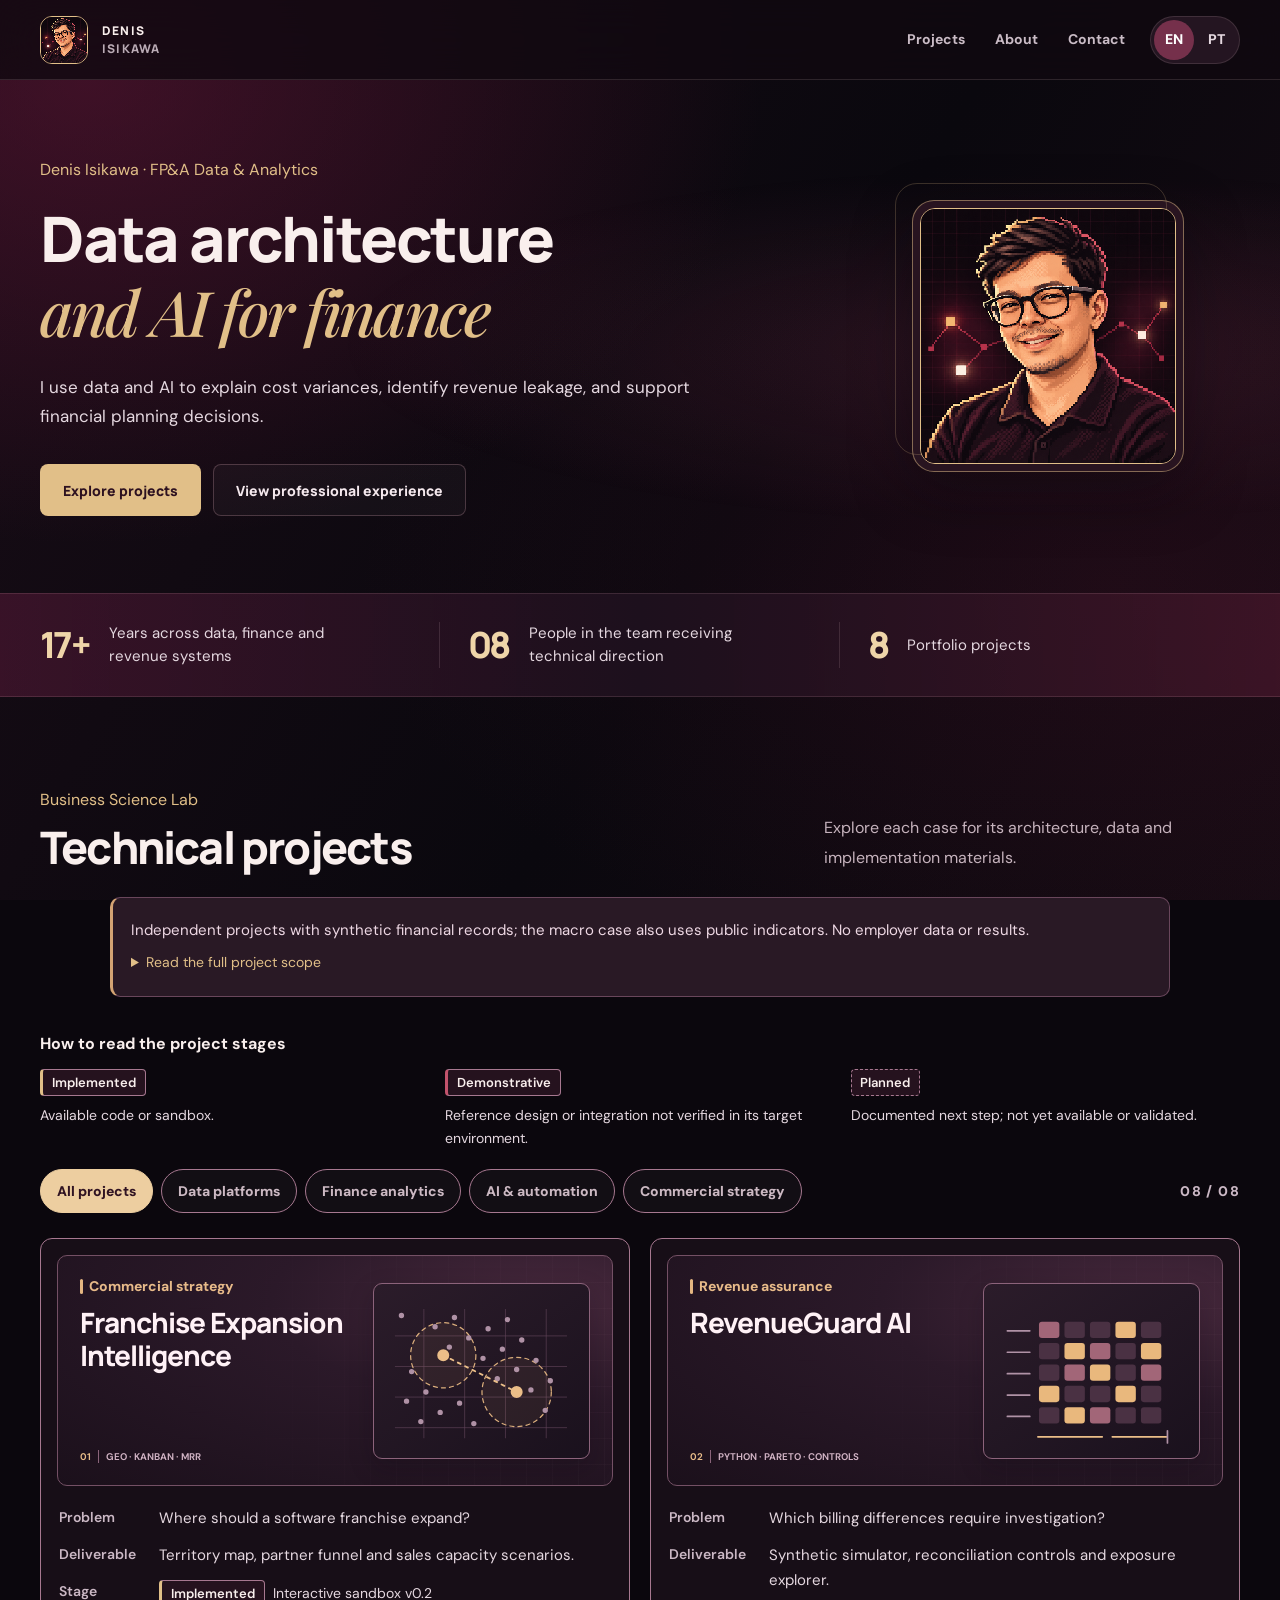
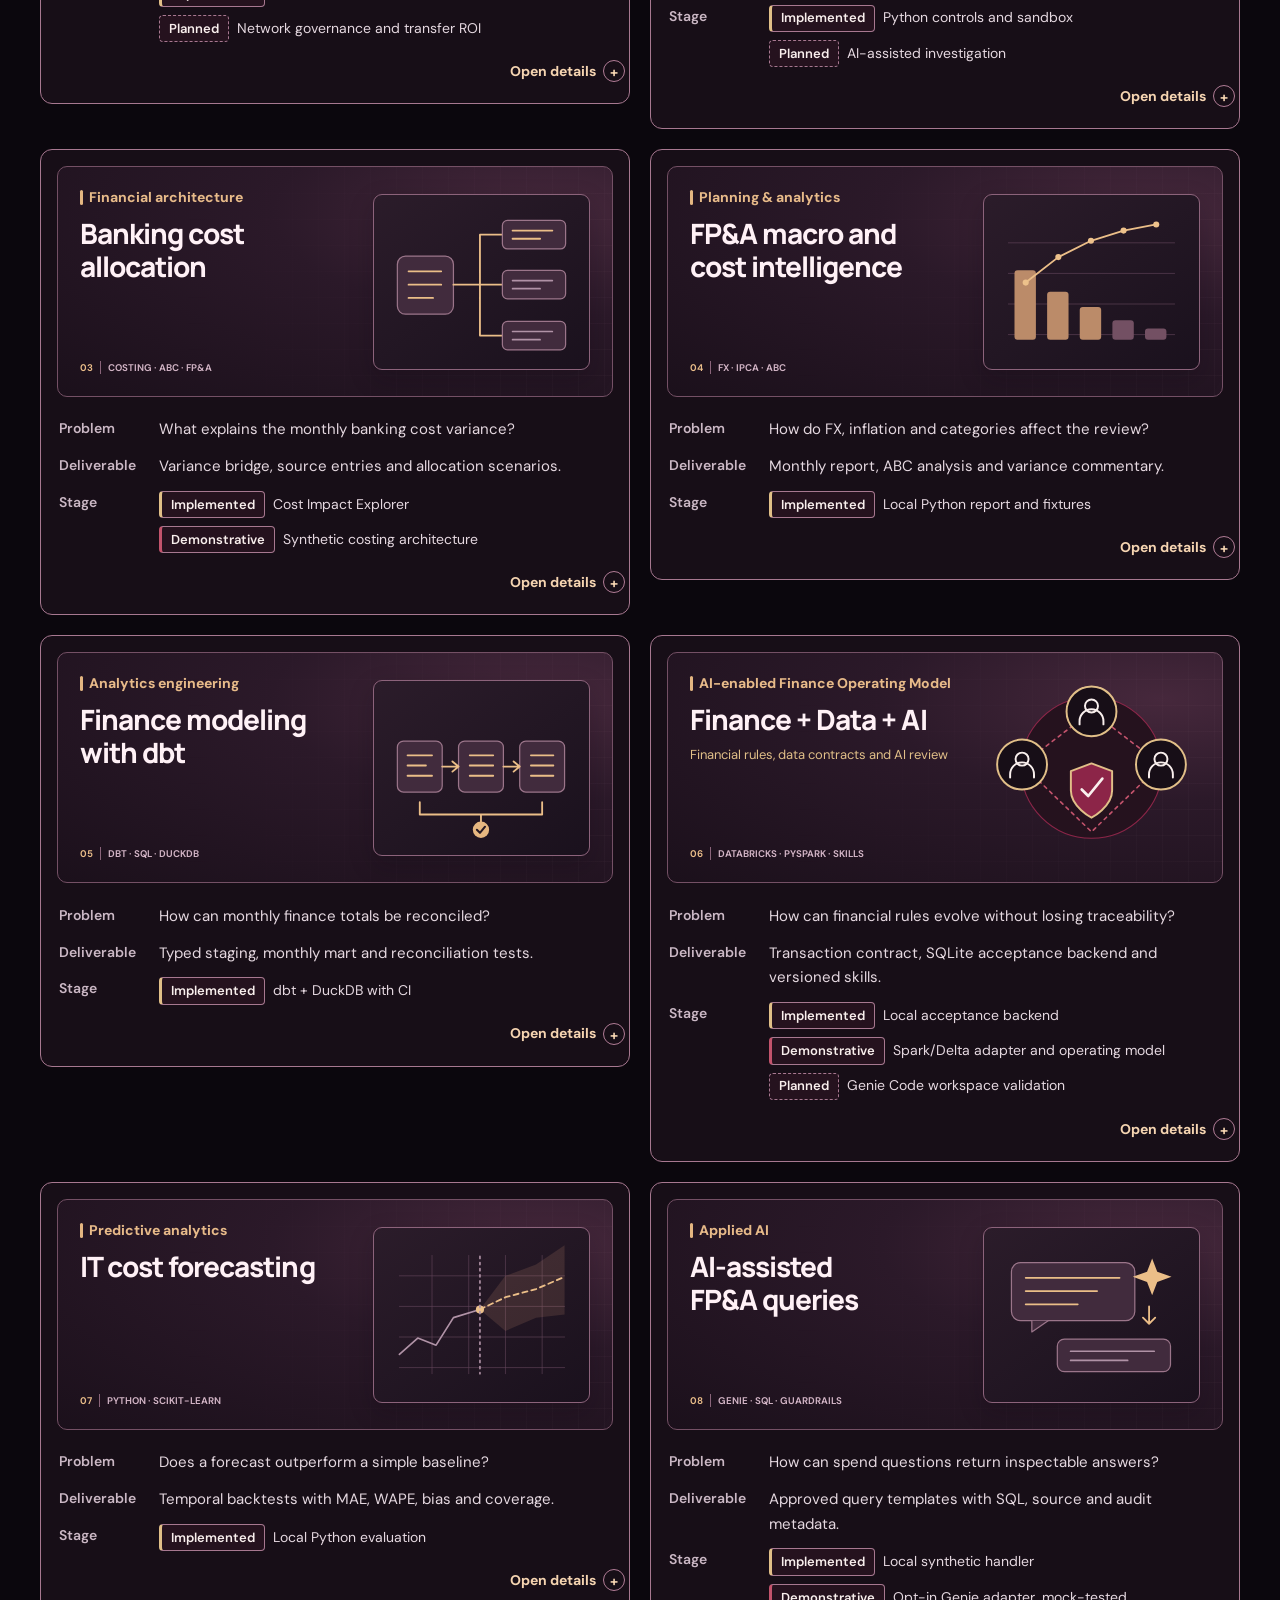
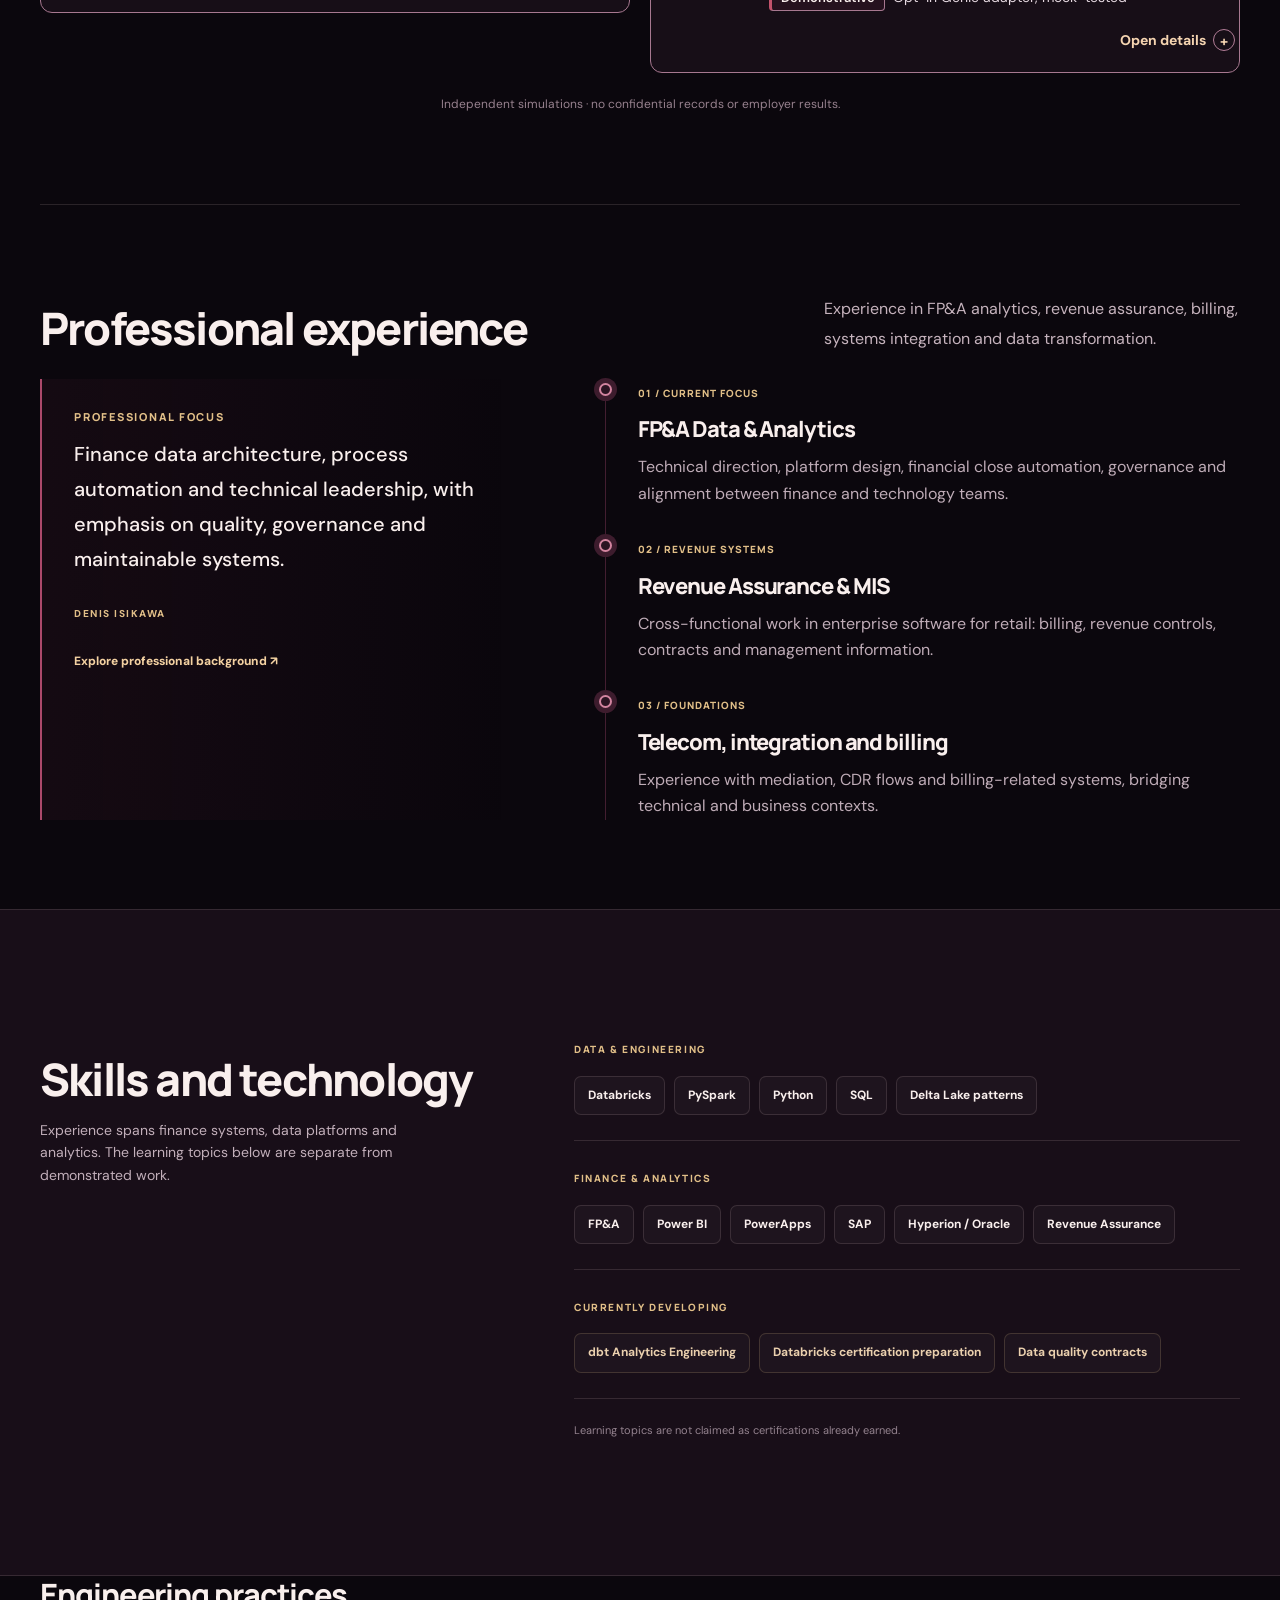
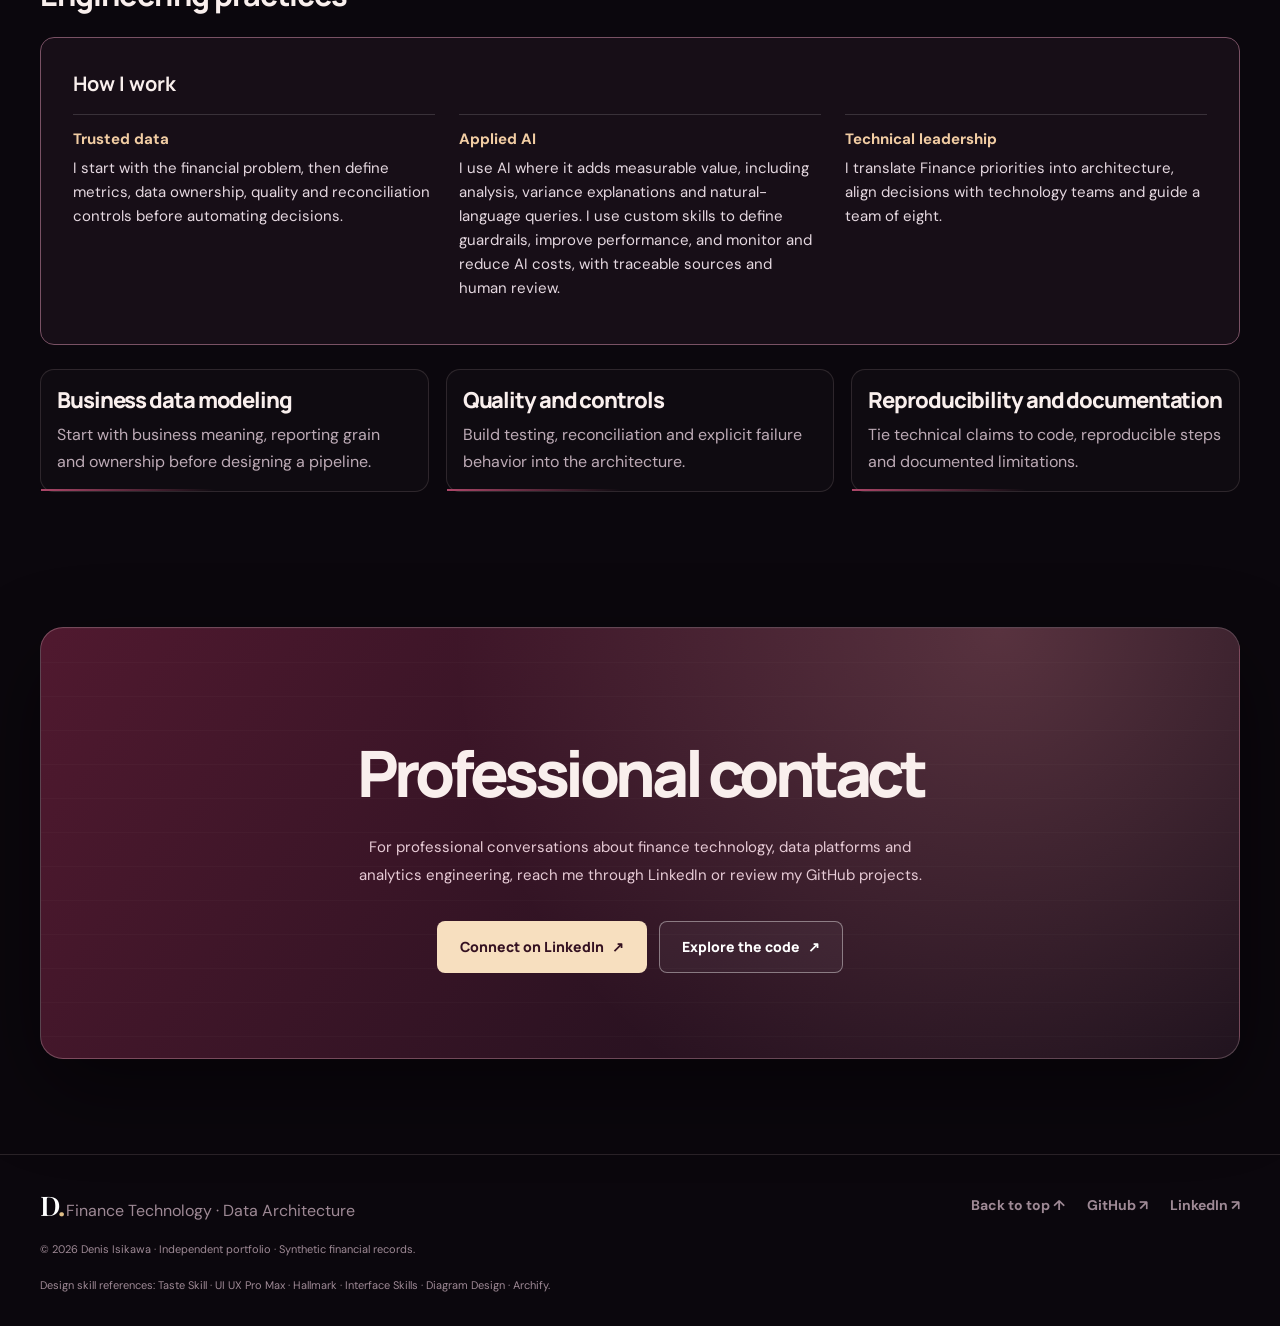
<file: docs/index.html>
<!doctype html>
<html lang="en">
<head>
<meta charset="utf-8">
<meta name="viewport" content="width=device-width,initial-scale=1">
<meta name="theme-color" content="#120810">
<meta name="description" content="I use data and AI to explain cost variances, identify revenue leakage, and support financial planning decisions.">
<meta property="og:type" content="website">
<meta property="og:title" content="Denis Isikawa | Business Science with Data &amp; AI">
<meta property="og:description" content="I use data and AI to explain cost variances, identify revenue leakage, and support financial planning decisions.">
<title>Denis Isikawa | Business Science with Data &amp; AI</title>
<link rel="canonical" href="https://denisisikawa.github.io/business-science-lab/">
<link rel="icon" href="favicon.svg" type="image/svg+xml">
<link rel="icon" href="favicon-32.png" type="image/png" sizes="32x32">
<link rel="apple-touch-icon" href="apple-touch-icon.png" sizes="180x180">
<link rel="preconnect" href="https://fonts.googleapis.com">
<link rel="preconnect" href="https://fonts.gstatic.com" crossorigin>
<link href="https://fonts.googleapis.com/css2?family=DM+Sans:wght@400;500;600;700&family=Manrope:wght@400;600;700;800&family=Playfair+Display:ital,wght@0,500;0,600;1,500&display=swap" rel="stylesheet">
<style>
:root{--bg:#0b070d;--surface:#170e17;--surface2:#25121e;--red:#8c2548;--red2:#c3536c;--gold:#e1bf88;--cream:#f9efed;--muted:#baabb5;--dim:#93828e;--line:rgba(255,221,224,.13);--sans:'DM Sans',Arial,sans-serif;--display:'Manrope',Arial,sans-serif;--serif:'Playfair Display',Georgia,serif}
*,*:before,*:after{box-sizing:border-box}html{scroll-behavior:smooth;scroll-padding-top:95px}body{margin:0;min-width:320px;background:var(--bg);color:var(--cream);font-family:var(--sans);-webkit-font-smoothing:antialiased;overflow-x:hidden;line-height:1.6}
body:before{content:'';position:fixed;z-index:-2;inset:0;pointer-events:none;background:radial-gradient(ellipse at 7% 9%,rgba(112,23,60,.45),transparent 40%),radial-gradient(ellipse at 87% 65%,rgba(85,18,45,.22),transparent 48%),linear-gradient(120deg,#180c16 0%,#0a080e 57%,#160b13 100%)}
a{color:inherit;text-decoration:none}button{font:inherit;cursor:pointer}a:focus-visible,button:focus-visible{outline:2px solid var(--gold);outline-offset:4px}button:disabled{opacity:.5}[hidden]{display:none!important}.wrap{width:min(1220px,calc(100% - 80px));margin:auto}.skip{position:fixed;left:12px;top:-80px;z-index:500;background:var(--gold);color:#201019;padding:10px 17px;border-radius:8px}.skip:focus{top:10px}
#progress{height:2px;width:0;position:fixed;top:0;left:0;background:linear-gradient(90deg,var(--red2),var(--gold));z-index:201;pointer-events:none}
.header{position:sticky;top:0;z-index:150;background:rgba(17,9,17,.81);border-bottom:1px solid var(--line);backdrop-filter:blur(20px)}.header-inner{display:flex;align-items:center;gap:25px;min-height:79px}.logo{display:flex;gap:14px;align-items:center}.monogram{font:600 38px/1 var(--serif);letter-spacing:-.1em}.monogram b{color:var(--gold)}.logo small{font:800 10px/1.4 var(--display);letter-spacing:.18em}.logo small span{color:var(--muted);display:block}.nav{margin-left:auto;display:flex;gap:30px}.nav a{font-size:12px;font-weight:700;color:#cabcc6;transition:color .2s}.nav a:hover,.footer a:hover{color:var(--gold)}.lang{display:flex;gap:2px;padding:3px;border:1px solid var(--line);border-radius:30px;background:#241521}.lang button{background:transparent;border:0;color:#a78f9d;padding:5px 9px;border-radius:30px;font-size:10px;font-weight:800}.lang button[aria-pressed=true]{background:#75304b;color:white}.menu{display:none;border:1px solid var(--line);background:transparent;color:var(--cream);border-radius:10px;padding:7px 11px;font-size:22px}.mobile-nav{display:none;background:#1c101a;border-top:1px solid var(--line);padding:13px 25px 20px}.mobile-nav a{display:block;padding:11px 5px;border-bottom:1px solid var(--line);font-size:14px}
.eyebrow,.section-index{font:800 10px/1.5 var(--display);letter-spacing:.22em;color:var(--gold);display:flex;align-items:center;gap:12px}.eyebrow:before{content:'';display:block;width:7px;height:7px;border-radius:50%;background:var(--gold);box-shadow:0 0 0 5px #e1bf8818;animation:pulse 3s infinite}.hero{position:relative;display:grid;grid-template-columns:1.08fr .92fr;align-items:center;gap:65px;min-height:740px;padding:92px 0 125px}.hero .hello{color:#e0cad3;margin:27px 0 11px;font-size:17px}.hero h1{font:800 clamp(48px,5.2vw,78px)/1.13 var(--display);letter-spacing:-.07em;margin:0;max-width:780px}.hero h1 em,.contact h2 em{font-family:var(--serif);font-weight:500;letter-spacing:-.05em;color:#f2d6a7}.hero-lead{max-width:615px;font-size:17px;color:#cabdc7;line-height:1.84;margin:29px 0}.buttons{display:flex;gap:12px;flex-wrap:wrap}.btn{display:inline-flex;align-items:center;justify-content:space-between;gap:25px;min-height:52px;padding:13px 22px;border-radius:10px;border:1px solid transparent;font:800 12px var(--display);transition:transform .2s,background .2s,border-color .2s}.btn:hover{transform:translateY(-3px)}.btn-gold{background:linear-gradient(115deg,#dfb67e,#ffe1af);color:#2d1120;box-shadow:0 14px 35px #a8674e2a}.btn-outline{border-color:#b88b9952;background:#ffffff08;color:#f4e8ed}.btn-outline:hover{border-color:var(--gold);background:#ffffff13}.footnote{margin-top:40px;font-size:10px;letter-spacing:.13em;color:#af93a3;text-transform:uppercase;font-weight:700}.footnote:before{content:'';display:inline-block;width:30px;height:1px;background:var(--red2);vertical-align:middle;margin-right:15px}
.metrics{background:linear-gradient(90deg,#4b1732aa,#1d101d,#4a182daa);border-block:1px solid #e6aebe26}.metric-grid{display:grid;grid-template-columns:repeat(3,1fr);padding:28px 0}.metric{display:flex;align-items:center;gap:20px;border-right:1px solid var(--line);padding:0 28px}.metric:first-child{padding-left:0}.metric:last-child{border:0}.metric strong{font:800 44px/1 var(--display);letter-spacing:-.07em;color:#efd5a9}.metric small{color:#ccb8c1;max-width:220px;line-height:1.55;font-size:12px}
.section{padding:125px 0}.sect-head{display:grid;grid-template-columns:1.2fr .7fr;gap:70px;align-items:end;margin-bottom:44px}.section-index b{color:var(--red2)}.sect-head h2,.section-title{font:800 clamp(35px,4vw,59px)/1.15 var(--display);letter-spacing:-.065em;margin:18px 0 0}.sect-head>p{color:#c6b3bd;font-size:15px;line-height:1.85;margin:0;max-width:450px}
.filters{display:flex;flex-wrap:wrap;gap:8px;margin-bottom:25px;align-items:center}.filter{border:1px solid var(--line);color:#ccb9c3;background:#ffffff08;border-radius:30px;padding:9px 15px;font-size:11px;font-weight:800;transition:.2s}.filter:hover{border-color:#cc8eab}.filter[aria-pressed=true]{background:#edcea0;border-color:#edcea0;color:#301322}.count{margin-left:auto;font-size:11px;color:#8e7b87;letter-spacing:.1em;font-weight:800}
.projects{display:grid;grid-template-columns:repeat(2,minmax(0,1fr));gap:22px}.project{min-width:0;display:flex;flex-direction:column;background:linear-gradient(150deg,#231522,#140d16);border:1px solid var(--line);border-radius:18px;overflow:hidden;transition:transform .25s,border-color .25s,box-shadow .25s}.project:hover{transform:translateY(-6px);border-color:#d68ba66f;box-shadow:0 24px 65px #0006}.art{height:230px;position:relative;overflow:hidden;background:radial-gradient(circle at 75% 12%,#69304a,transparent 50%),linear-gradient(125deg,#301625,#160d1a)}.art:before{content:'';position:absolute;inset:0;opacity:.35;background-image:linear-gradient(#ffffff12 1px,transparent 1px),linear-gradient(90deg,#ffffff12 1px,transparent 1px);background-size:35px 35px;mask-image:linear-gradient(90deg,#000,transparent 90%)}.art small{position:absolute;left:20px;bottom:19px;border:1px solid #ffffff30;padding:7px 10px;border-radius:6px;font:800 9px var(--display);letter-spacing:.11em;background:#1b1117bd;color:#f9cedb}.art-dbt .big{position:absolute;left:11%;top:16px;font:800 128px var(--display);color:#ffffff1b;letter-spacing:-.12em}.art-dbt .big span{color:#f1bd9877}.mini-flow{position:absolute;right:10%;top:48%;display:flex;align-items:center;gap:7px}.mini-flow span{padding:10px;background:#2e1725c9;color:#f5cbd8;border:1px solid #ecbbce77;border-radius:7px;font:800 9px var(--display)}.mini-flow i{display:block;width:18px;height:1px;background:#efbcce}.art-lake{background:radial-gradient(circle at 75% 0,#7a3e49,transparent 55%),linear-gradient(135deg,#321720,#16111a)}.layers{position:absolute;width:47%;top:24px;left:29%;display:grid;gap:8px;transform:rotate(-10deg) skewX(8deg)}.layers span{text-align:center;padding:13px;font-size:11px;font-weight:800;letter-spacing:.21em;border-radius:8px;border:1px solid #f4bdc950;background:linear-gradient(110deg,#79374f,#51263e);box-shadow:9px 9px 0 #0002}.layers span:nth-child(2){background:linear-gradient(110deg,#8a6674,#644454)}.layers span:nth-child(3){background:linear-gradient(110deg,#bd925d,#7f4e44)}.art-forecast{background:radial-gradient(circle at 82% 0,#683961,transparent 52%),linear-gradient(120deg,#261729,#160e1b)}.bars{position:absolute;inset:30px 15% 49px;display:flex;align-items:flex-end;gap:13px;border-bottom:1px solid #f6d7dc50}.bars span{flex:1;background:linear-gradient(#edb4c8,#823753);border-radius:5px 5px 0 0;animation:grow .8s both;transform-origin:bottom}.bars span:nth-child(2){animation-delay:.1s}.bars span:nth-child(3){animation-delay:.18s}.bars span:nth-child(4){animation-delay:.27s}.bars span:nth-child(5){animation-delay:.35s}.bars span:nth-child(6){animation-delay:.42s}.art-ai{background:radial-gradient(circle at 80% 15%,#77513b,transparent 53%),linear-gradient(130deg,#351c2b,#160f1b)}.bubble{position:absolute;border-radius:16px;padding:17px;display:grid;gap:10px;box-shadow:0 18px 38px #0005;border:1px solid #ffffff30}.bubble i{display:block;height:7px;border-radius:7px;background:#ffe2dd80}.bubble.one{top:34px;left:14%;width:50%;background:#6a344c}.bubble.two{top:116px;right:13%;width:44%;background:#523443}.bubble i:nth-child(2){width:65%}.bubble i:nth-child(3){width:85%}.ai-star{position:absolute;top:92px;left:49%;font-size:31px;color:#f7cf9b;animation:pulse 3s infinite}
.project-content{padding:28px;display:flex;flex-direction:column;flex:1}.project-meta{display:flex;justify-content:space-between;gap:9px;flex-wrap:wrap;font:800 10px var(--display);letter-spacing:.1em;color:var(--gold)}.project-meta span:last-child{color:#a78c9a}.project h3{font:800 25px/1.3 var(--display);letter-spacing:-.045em;margin:17px 0 11px}.project p{margin:0 0 21px;color:#c4afbb;font-size:13px;line-height:1.83}.chips{display:flex;gap:7px;flex-wrap:wrap;margin:0 0 23px}.chips span{border:1px solid var(--line);border-radius:6px;background:#ffffff07;padding:5px 9px;color:#c3b1bc;font-size:10px;font-weight:700}.project-link{border-top:1px solid var(--line);padding-top:17px;display:flex;align-items:center;justify-content:space-between;margin-top:auto;color:#f0d1a7;font-size:12px;font-weight:800}.project-link b{font-size:21px;font-weight:400}.project-link:hover{color:white}.disclaimer{color:#97818e;font-size:12px;text-align:center;margin:22px 0 0}
.philosophy{background:linear-gradient(180deg,#170d16,#120b13);border-block:1px solid var(--line)}.principles{display:grid;grid-template-columns:repeat(3,1fr);gap:17px}.principle{padding:29px 26px;min-height:240px;border:1px solid var(--line);background:#ffffff05;border-radius:14px;position:relative}.principle:after{content:'';position:absolute;height:2px;width:45%;left:0;bottom:0;background:linear-gradient(90deg,#ad4769,transparent)}.principle .n{font:800 12px var(--display);color:var(--gold)}.principle h3{font:800 22px/1.3 var(--display);letter-spacing:-.05em;margin:29px 0 12px}.principle p{color:#bdabb6;font-size:13px;line-height:1.8;margin:0}.process{margin-top:24px;padding:34px;display:grid;grid-template-columns:.85fr 1.15fr;gap:30px;align-items:center;background:linear-gradient(90deg,#321622,#1f121a);border-radius:15px;border:1px solid #f2ced62b}.process h3{font:800 21px/1.4 var(--display);letter-spacing:-.04em;margin:12px 0 0}.process-stages{display:flex;gap:8px;align-items:center;justify-content:space-between}.process-stages span{min-width:0;flex:1;border:1px solid #efd8dc2f;border-radius:9px;padding:13px 10px;font-size:11px;font-weight:800}.process-stages b{display:block;color:var(--gold);font-size:10px;margin-bottom:9px}.process-stages i{font-style:normal;color:#c18b9e}
.story-grid{display:grid;grid-template-columns:.85fr 1.15fr;gap:95px}.statement{border-left:2px solid #ab496b;padding:30px 32px;background:linear-gradient(90deg,#6e27451b,transparent);border-radius:0 12px 12px 0}.statement .quote{font:600 90px/.7 var(--serif);color:#ce9b9f6b}.statement p{font:500 29px/1.55 var(--serif);margin:21px 0 24px}.statement small{letter-spacing:.15em;color:var(--gold);font-weight:800;font-size:10px}.statement a{display:block;color:#f3d1a2;font-size:12px;font-weight:800;margin-top:28px}.timeline{border-left:1px solid #a64a6f5c;padding-left:32px}.timeline-item{position:relative;padding:0 0 28px}.timeline-item:before{content:'';position:absolute;left:-39px;top:4px;width:13px;height:13px;border-radius:50%;background:#2b1422;border:2px solid #d385a0;box-shadow:0 0 0 5px #3d1c2d}.timeline-item:last-child{padding-bottom:0}.timeline-item>span{color:var(--gold);font:800 10px var(--display);letter-spacing:.1em}.timeline-item h3{font:800 22px var(--display);letter-spacing:-.05em;margin:10px 0}.timeline-item p{font-size:13px;color:#bfacb7;line-height:1.9;margin:0}
.skills{background:#180e18;border-block:1px solid var(--line)}.skill-layout{display:grid;grid-template-columns:.8fr 1.2fr;gap:90px}.skill-layout>div:first-child p{color:#c2afba;font-size:14px;max-width:400px}.skill-group{padding:0 0 25px;margin-bottom:23px;border-bottom:1px solid var(--line)}.skill-group label{font:800 10px var(--display);letter-spacing:.16em;color:var(--gold)}.pills{display:flex;flex-wrap:wrap;gap:9px;margin-top:15px}.pills span{font-size:12px;font-weight:700;padding:9px 13px;border:1px solid var(--line);background:#ffffff07;border-radius:7px}.learning .pills span{color:#ead0ae;border-color:#e1bf882e}.skill-note{font-size:11px;color:var(--dim)}
.contact{padding:95px 0}.contact-card{text-align:center;position:relative;isolation:isolate;overflow:hidden;border-radius:23px;padding:85px 30px;border:1px solid #f2cbd448;background:linear-gradient(125deg,#7a2647,#421429 50%,#211120);box-shadow:0 30px 85px #0007}.contact-card:before{content:'';position:absolute;z-index:-1;inset:0;background:radial-gradient(circle at 80% 0%,#db8c9344,transparent 52%),linear-gradient(#ffffff05 1px,transparent 1px);background-size:auto,34px 34px}.contact-card .section-index{justify-content:center}.contact h2{font:800 clamp(38px,5vw,67px)/1.2 var(--display);letter-spacing:-.07em;margin:22px 0}.contact p{color:#e7cbd6;max-width:590px;margin:0 auto 31px;font-size:15px;line-height:1.85}.contact .buttons{justify-content:center}.btn-light{background:#f7dfbf;color:#351222}.btn-ghost{border-color:#fff6;color:#fff;background:#ffffff0b}
.footer{border-top:1px solid var(--line);color:#9e8995;padding:32px 0}.footer-row{display:flex;align-items:center;justify-content:space-between;gap:20px;flex-wrap:wrap}.footer strong{font:600 27px var(--serif);letter-spacing:-.09em;color:white}.footer strong b{color:var(--gold)}.footer-links{display:flex;gap:22px;font-size:12px;font-weight:700}.footer p{font-size:11px;margin:18px 0 0}
.js .reveal{opacity:0;transform:translateY(26px);transition:opacity .6s ease,transform .65s ease}.js .reveal.visible{opacity:1;transform:none}
@keyframes float{0%,100%{transform:translateY(0)}50%{transform:translateY(-9px)}}@keyframes pulse{0%,100%{opacity:.7;transform:scale(.95)}50%{opacity:1;transform:scale(1.05)}}@keyframes moveDown{0%,100%{transform:translateY(0)}50%{transform:translateY(8px)}}@keyframes grow{from{transform:scaleY(.1);opacity:.3}to{transform:scaleY(1);opacity:1}}
@media(max-width:1040px){.nav{gap:16px}.hero{gap:35px}.console{padding:19px}.hero h1{font-size:clamp(45px,5.2vw,65px)}}
@media(max-width:900px){.nav{display:none}.menu{display:block}.mobile-nav.open{display:block}.hero{grid-template-columns:1fr;padding:80px 0 125px;gap:70px;min-height:0}.hero h1{font-size:clamp(49px,8vw,74px)}.console-wrap{max-width:530px;width:calc(100% - 30px);margin:auto}.sect-head{gap:30px}.story-grid,.skill-layout{gap:45px}}
@media(max-width:700px){.wrap{width:calc(100% - 36px)}.header-inner{min-height:69px}.logo small{font-size:9px}.hero{padding:62px 0 110px;gap:67px}.hero h1{font-size:clamp(42px,10vw,65px)}.hero-lead{font-size:15px}.console{transform:none}.float.a{right:-8px}.float.b{left:-9px}.metric-grid{grid-template-columns:1fr;padding:10px 0}.metric{padding:15px 0;border:0;border-bottom:1px solid var(--line)}.metric:last-child{border:0}.metric small{max-width:none}.section{padding:78px 0}.sect-head{grid-template-columns:1fr;gap:18px}.sect-head>p{max-width:600px}.sect-head h2,.section-title{font-size:clamp(34px,8vw,48px)}.projects,.principles,.story-grid,.skill-layout,.process{grid-template-columns:1fr}.principle{min-height:195px}.principle h3{margin-top:18px}.process{padding:24px;gap:22px}.statement p{font-size:25px}.project p{min-height:0}.contact{padding:74px 0}.contact-card{padding:62px 20px}.count{display:none}}
@media(max-width:420px){.header-inner{gap:8px}.logo{gap:8px}.logo small{letter-spacing:.08em}.lang button{padding:5px 7px}.hero .buttons{flex-direction:column}.hero .buttons .btn{width:100%}.console-wrap{width:100%}.console{padding:16px}.stage{font-size:8px}.float{font-size:9px;padding:8px}.mini-flow{right:5%}.mini-flow span{font-size:8px}.process-stages{gap:4px}.process-stages span{padding:9px 6px;font-size:9px}.process-stages i{font-size:10px}.footer-links{gap:13px}}
@media(prefers-reduced-motion:reduce){*,*:before,*:after{animation-duration:.01ms!important;animation-iteration-count:1!important;transition-duration:.01ms!important;scroll-behavior:auto!important}.js .reveal{opacity:1;transform:none}}

/* Executive editorial refinement: restrained motion, clearer headlines, compact mobile reading. */
.hero h1 .hero-special{color:var(--gold);font-family:var(--display);font-weight:700;font-style:normal;letter-spacing:-.06em}
.eyebrow:before,.bars span,.ai-star{animation:none}
.statement-label{font:800 11px var(--display);letter-spacing:.16em;color:var(--gold);margin:0 0 12px}
.statement p{font-family:var(--sans);font-weight:500;font-size:20px;line-height:1.75;margin:13px 0 22px;letter-spacing:0}
.contact-card{background:linear-gradient(125deg,#50192f,#2a1221 60%,#1b101b)}
@media(max-width:700px){
 .sect-head h2,.section-title{font-size:clamp(31px,7.2vw,42px);line-height:1.18}
 .hero h1{font-size:clamp(38px,9vw,56px)}
 .hero{padding-top:52px;gap:56px;padding-bottom:88px}
 .section{padding:68px 0}
 .sect-head{margin-bottom:32px}
 .statement p{font-size:18px}
 .contact-card{padding:52px 22px}
}

.macro-diagram{margin:0 0 18px;padding:clamp(16px,3vw,28px);border:1px solid #633745;border-radius:18px;background:linear-gradient(125deg,#25111d,#160b17)}
.macro-diagram figcaption{color:#f8e8ee;font-size:1.125rem;font-weight:700;margin-bottom:16px}
.macro-flow{display:flex;align-items:stretch;gap:28px;margin:0;padding:0;list-style:none}
.macro-flow li{flex:1;min-width:0;position:relative;padding:14px;border:1px solid #6e4150;border-radius:12px;background:#341925}
.macro-flow strong,.macro-flow small{display:block;line-height:1.45}
.macro-flow strong{color:#fff0f5}
.macro-flow small{color:#ead1da;margin-top:5px;font-size:.875rem}
.macro-flow li+li::before{content:"";position:absolute;left:-22px;top:calc(50% - 4px);width:8px;height:8px;border-right:2px solid #f198b1;border-top:2px solid #f198b1;transform:rotate(45deg)}
@media(max-width:760px){.macro-flow{flex-direction:column;gap:22px}.macro-flow li+li::before{left:calc(50% - 4px);top:-17px;transform:rotate(135deg)}}

.tech-diagram>p,.tech-group p,.tech-contract p{color:#ead1da;font-size:.875rem;line-height:1.55;margin:0}
.tech-diagram>p{margin-bottom:20px}
.tech-group{border:1px solid #6b3b50;border-radius:14px;padding:clamp(12px,2vw,20px);background:#221421}
.tech-group h4{color:#fff0f5;font-size:.96rem;margin:0 0 10px}
.tech-grid,.tech-metrics{list-style:none;margin:0;padding:0}
.tech-grid{display:grid;gap:12px}
.tech-sources{grid-template-columns:repeat(3,minmax(0,1fr));margin-bottom:12px}
.tech-outcomes{grid-template-columns:minmax(0,1.6fr) minmax(0,1fr)}
.tech-card{min-width:0;background:#351a29;border:1px solid #704457;border-radius:10px;padding:13px}
.tech-card>span{display:block;color:#ffd9e5;font-size:.875rem;font-weight:600}
.tech-card p+p,.tech-card>span+p,.tech-join p+p{margin-top:6px}
.tech-diagram code{color:#ffcbdd;overflow-wrap:anywhere;font-size:.85em}
.tech-diagram a{text-decoration:underline;text-underline-offset:3px}
.tech-metrics{display:grid;gap:5px;margin-bottom:10px}
.tech-outcomes .tech-card:last-child{background:#311721}
.tech-contract{margin-top:14px;border-top:1px solid #704457;padding-top:12px}
.tech-contract summary{cursor:pointer;color:#ffd9e5;font-size:.9rem}
.tech-contract summary:focus-visible{outline:2px solid var(--gold);outline-offset:4px}
.tech-contract dl{margin:12px 0}
.tech-contract dl>div{display:grid;grid-template-columns:minmax(0,1fr) minmax(0,1.4fr);gap:4px 14px;padding:8px 0;border-bottom:1px solid #704457}
.tech-contract dd{margin:0;font-size:.875rem;color:#ead1da}
.tech-contract>a{display:inline-block;margin-top:8px}
@media(max-width:760px){.tech-sources,.tech-outcomes,.tech-contract dl>div{grid-template-columns:minmax(0,1fr)}}

.tech-inputs{background:#1d1423}
.tech-runtime{padding:clamp(9px,2vw,18px);border:1px dashed #ae748b;border-radius:15px;background:#241522}
.tech-boundary{margin:0 0 12px;color:#ffd9e5;font-size:.875rem}
.tech-edge{display:grid;grid-template-columns:minmax(0,1fr) auto minmax(0,1fr);align-items:center;gap:10px;margin:10px 4px 14px;color:#fbd6e4;font-size:.8rem;line-height:1.45;text-align:center}
.tech-edge i{height:1px;background:#ab6681}
.tech-edge span{display:block;position:relative;padding:0 0 4px}
.tech-edge span::after{content:"";position:absolute;top:100%;left:50%;width:7px;height:7px;border-bottom:1px solid #f198b1;border-right:1px solid #f198b1;transform:translateX(-50%) rotate(45deg)}
.tech-diagram .tech-legend{margin:11px 0 0;font-size:.8rem}
.tech-contract .tech-sample{margin-top:10px;padding:8px 12px;border-left:2px solid #bd7b94;background:#2d1826}
@media(max-width:760px){.tech-edge{grid-template-columns:1fr}.tech-edge i{display:none}}

.macro-result{margin:0 0 24px;padding:clamp(12px,3vw,28px);background:#26121e;border:1px solid #704457;border-radius:18px}
.macro-result-header{display:flex;flex-wrap:wrap;justify-content:space-between;align-items:center;gap:10px 24px}
.macro-result h3{margin:0 0 4px;color:#fff0f5}
.macro-result p{color:#ead1da;font-size:.9rem;margin:7px 0 0;line-height:1.55}
.macro-download{display:inline-block;border:1px solid #d0829e;border-radius:8px;padding:8px 12px;color:#fff0f5;font-weight:600;font-size:.875rem}
.macro-download:hover{background:#432336}
.macro-result table{width:100%;border-collapse:collapse;margin:14px 0 12px;color:#fff0f5;font-variant-numeric:tabular-nums;font-size:clamp(.72rem,2.5vw,.9rem)}
.macro-result th,.macro-result td{padding:7px clamp(2px,1.2vw,12px);border-bottom:1px solid #704457;text-align:right}
.macro-result th:first-child{text-align:left}
.macro-result thead th{background:#351a29}
.macro-result .macro-sources{font-size:.8rem}
.macro-sources a{text-decoration:underline;text-underline-offset:3px}

.macro-abc-scroll{overflow-x:auto;margin:10px 0}
.macro-abc-scroll:focus-visible{outline:2px solid var(--gold);outline-offset:3px}
.macro-intelligence .macro-abc-scroll table{min-width:520px;margin:0}
.macro-commentary{padding:12px 14px;margin-top:14px;border-left:2px solid #d0829e;border-radius:0 8px 8px 0;background:#301926}
.macro-commentary h4{margin:0;color:#fff0f5;font-size:.95rem}

#banking-costing{scroll-margin-top:85px}

/* Portfolio navigation and section hierarchy */
.portfolio-section,#contact,#skills,[id^="banking-"][id$="-title"]{scroll-margin-top:92px}
.portfolio-section.section{padding:clamp(48px,7vw,92px) 0}
.portfolio-section+.portfolio-section{border-top:1px solid var(--line)}
.portfolio-section .sect-head{margin-bottom:25px}
.portfolio-section .sect-head h2{margin-top:0}
.hero{min-height:0;padding:clamp(55px,8vw,105px) 0 clamp(42px,6vw,78px)}
.hero h1{font-size:clamp(42px,5.7vw,84px)}
.featured-case{background:radial-gradient(ellipse at top right,#573046,transparent 68%),#251522;border:1px solid #795164;border-radius:20px;padding:clamp(20px,3vw,38px);box-shadow:0 20px 60px #0b050c66}
.featured-case h2{font:800 clamp(26px,3.1vw,44px)/1.12 var(--display);letter-spacing:-.045em;margin:7px 0 12px}
.featured-case p{color:#ead4de;margin:0;line-height:1.6;font-size:.95rem}
.featured-case p:first-child{font-size:.72rem;font-weight:750;letter-spacing:.08em;color:#f0d1a7}
.featured-facts{display:grid;grid-template-columns:repeat(3,minmax(0,1fr));gap:8px;margin:21px 0 16px}
.featured-facts div{border-left:1px solid #946c79;padding-left:10px}
.featured-facts strong,.featured-facts span{display:block}
.featured-facts strong{font-size:1.35rem;color:#f8dcc0}
.featured-facts span{font-size:.8rem;color:#e8d0dd}
.section-jumps{display:flex;flex-wrap:wrap;align-items:center;gap:8px;margin:0 0 22px}
.section-jumps a{border:1px solid #6f485d;border-radius:8px;padding:6px 10px;color:#f4dfeb;font-size:.82rem;background:#231521}
.section-jumps a:hover,.nav a[aria-current=location],.mobile-nav a[aria-current=location]{color:var(--gold)}
.engineering-section{margin-bottom:40px}
.engineering-section h2{font:750 clamp(22px,2.4vw,32px)/1.2 var(--display);margin:0 0 15px;letter-spacing:-.035em}
.engineering-section .principle{min-height:0;padding:16px}
.engineering-section .principle h3{margin:0 0 8px}
.project .art{height:clamp(140px,18vw,200px)}

/* Cost allocation maps */
.cost-map{--rail:#ae758a;--gap:12px;margin:0 0 18px;border:1px solid #664257;border-radius:18px;padding:clamp(16px,2.7vw,30px);background:#1d141f}
.cost-map figcaption{color:#fff2f7;font:750 clamp(18px,2vw,26px)/1.25 var(--display);margin-bottom:16px;letter-spacing:-.025em}
.cost-map p{font-size:.85rem;line-height:1.5;margin:4px 0 0;color:#e4cbd8}
.map-root,.map-merge{position:relative;text-align:center;background:#392435;border:1px solid #895e73;border-radius:10px;padding:10px 14px;width:fit-content;max-width:100%;margin:auto;color:#fff2f7}
.map-root,.map-merge{margin-bottom:17px}
.map-root::after,.map-merge::after{content:"";position:absolute;top:100%;left:50%;height:18px;border-left:1px solid var(--rail)}
.cost-branches,.cost-inputs ul{list-style:none;padding:0;margin:0}
.cost-branches{display:grid;gap:var(--gap);padding-top:15px}
.cost-branches-three{grid-template-columns:repeat(3,minmax(0,1fr))}
.cost-branches-four{grid-template-columns:repeat(4,minmax(0,1fr))}
.cost-branches-two{grid-template-columns:repeat(2,minmax(0,1fr))}
.cost-node{position:relative;min-width:0;border:1px solid #7d566b;border-top:2px solid var(--tone);border-radius:9px;background:#2b1c2b;padding:11px}
.cost-node h4{font-size:.92rem;margin:0 0 5px;color:var(--tone);line-height:1.35}
.cost-node p{overflow-wrap:anywhere}
.cost-node p+p{margin-top:7px}
.cost-node::before{content:"";position:absolute;top:-17px;left:calc(var(--gap) / -2 - 1px);right:calc(var(--gap) / -2 - 1px);border-top:1px solid var(--rail)}
.cost-node:first-child::before{left:50%}
.cost-node:last-child::before{right:50%}
.cost-node::after{content:"";position:absolute;top:-17px;height:15px;left:50%;border-left:1px solid var(--rail)}
.cost-direct{--tone:#f1c886}
.cost-shared{--tone:#f3adc7}
.cost-corporate{--tone:#c9b8f2}
.rent-example{display:flex;align-items:center;gap:12px 20px;margin-top:17px;padding:11px 14px;border-left:2px solid #f1c886;background:#302032;border-radius:0 8px 8px 0}
.rent-example strong{color:#ffe0a6;white-space:nowrap}
.rent-example p{margin:0}
.cost-architecture{display:grid;grid-template-columns:minmax(170px,.23fr) minmax(0,1fr);gap:20px;align-items:start}
.cost-inputs,.cost-engine{border:1px solid #764d63;border-radius:11px;background:#251828;min-width:0;padding:12px}
.cost-inputs{position:relative}
.cost-inputs::after{content:"→";color:#f3adc7;position:absolute;font-size:1rem;left:100%;width:20px;text-align:center;top:50%}
.cost-inputs h3,.cost-engine h3{margin:0 0 10px;font-size:.91rem;color:#f4dce8}
.cost-inputs li{border-top:1px solid #6c455c;padding:7px 0;font-size:.8rem}
.cost-inputs a{color:#ffd1e2;text-decoration:underline;text-underline-offset:3px;display:inline-block;margin-right:3px;overflow-wrap:anywhere}
.cost-inputs strong{display:block;color:#eee0ec;margin-bottom:3px}
.cost-engine{background:#201522;border-style:dashed}
.cost-engine .map-root,.cost-engine .map-merge{width:100%}
.cost-engine .map-merge{margin-top:26px}
.cost-engine .map-merge::before{content:"";position:absolute;bottom:100%;height:26px;left:50%;border-left:1px solid var(--rail)}
.cost-branches-four{position:relative}
.cost-branches-four::after{content:"";position:absolute;top:calc(100% + 9px);left:12%;right:12%;border-top:1px solid var(--rail)}
.cost-branches-four .cost-node{background:linear-gradient(150deg,#322135,#281929)}
.cost-branches-four .cost-node p:first-of-type{color:#fff0f6}
@media(max-width:1100px){
  .cost-architecture{grid-template-columns:1fr;gap:24px}
  .cost-inputs::after{content:"↓";left:calc(50% - 10px);top:100%;height:24px;line-height:24px}
  .cost-inputs ul{display:grid;grid-template-columns:repeat(3,minmax(0,1fr));gap:9px}
}
@media(max-width:700px){
  .hero{gap:28px}
  .rent-example{align-items:flex-start;flex-direction:column;gap:4px}
  .cost-branches-three,.cost-branches-four,.cost-branches-two,.cost-inputs ul{grid-template-columns:minmax(0,1fr)}
  .cost-branches{padding:0 0 0 13px;border-left:1px solid var(--rail)}
  .cost-node::before,.cost-node:first-child::before,.cost-node:last-child::before{top:50%;left:-14px;right:100%}
  .cost-node::after,.cost-branches-four::after{content:none}
  .map-root,.map-merge{width:100%;margin-bottom:12px;text-align:left}
  .map-root::after,.map-merge::after,.cost-engine .map-merge::before{left:-1px;height:13px}
  .cost-engine .map-merge{margin-top:12px}
  .engineering-section .principles{grid-template-columns:1fr}
}
.more-lineage{margin:15px 0;border:1px solid #664257;border-radius:12px;padding:12px;background:#1d141f}
.more-lineage summary{cursor:pointer;font-weight:700;color:#eed3e1}
.more-lineage[open] summary{margin-bottom:12px}
.more-lineage summary:focus-visible{outline:2px solid var(--gold);outline-offset:4px}
.cost-branches-four .route-drop{position:absolute;top:100%;left:50%;height:10px;border-left:1px solid var(--rail)}
@media(max-width:700px){.cost-branches-four .route-drop{display:none}}

.professional-profile{min-width:0;border:1px solid #795164;border-radius:20px;padding:clamp(18px,3vw,34px);background:radial-gradient(ellipse at top right,#573046,transparent 65%),#251522}
.professional-profile h2{font:750 1.35rem/1.2 var(--display);margin:0 0 10px;color:#ffe5ef}
.professional-profile dl{margin:0}
.professional-profile dl>div{display:grid;grid-template-columns:minmax(95px,.34fr) 1fr;gap:12px;padding:12px 0;border-top:1px solid #ffffff25}
.professional-profile dt{color:#f1cca3;font-weight:750;font-size:.9rem}
.professional-profile dd{margin:0;line-height:1.55;color:#eed8e4;font-size:.88rem}
.project-accordions{display:grid;gap:10px}
.project-accordion{min-width:0;border:1px solid #6f485d;border-radius:14px;background:#211522;scroll-margin-top:95px}
.project-accordion>summary{list-style:none;cursor:pointer;display:flex;justify-content:space-between;align-items:center;gap:14px;padding:clamp(13px,2vw,20px);border-radius:13px}
.project-accordion>summary::-webkit-details-marker{display:none}
.project-accordion>summary:hover,.project-accordion[open]>summary{background:#362136}
.project-accordion>summary:focus-visible{outline:2px solid var(--gold);outline-offset:3px}
.project-summary-copy{display:grid;gap:5px}
.project-summary-copy strong{font:750 clamp(16px,1.6vw,21px)/1.3 var(--display);color:#fff0f7}
.project-summary-copy>span{font-size:.875rem;color:#e5ccd9;line-height:1.5}
.project-summary-mark{flex:0 0 27px;height:27px;border:1px solid #b17c96;border-radius:50%;display:grid;place-items:center;color:#f5d4b1;font-size:1.05rem}
.project-summary-mark::before{content:"+"}
.project-accordion[open]>summary .project-summary-mark::before{content:"−"}
.project-expanded{border-top:1px solid #6f485d;padding:clamp(10px,2vw,20px);min-width:0}
.project-expanded .case-content,.project-expanded [id]{scroll-margin-top:95px}
.project-expanded .cost-map:last-child{margin-bottom:0}
.compact-project{display:grid;grid-template-columns:minmax(170px,.4fr) 1fr;align-items:stretch}
.compact-project:hover{transform:none}
.compact-project .art{height:auto;min-height:155px}
.compact-project .project-content{padding:clamp(12px,2vw,22px)}
.compact-project .chips{margin-bottom:8px}
.case-output{margin:3px 0 10px;padding-left:19px;font-size:.9rem;color:#eed8e4;line-height:1.7}
.case-resources{display:flex;flex-wrap:wrap;gap:6px 16px;font-size:.85rem;color:#f1cca3}
.case-resources a{text-decoration:underline;text-underline-offset:3px}
@media(max-width:620px){
 .professional-profile dl>div{grid-template-columns:1fr;gap:3px;padding:8px 0}
 .compact-project{grid-template-columns:1fr}
 .compact-project .art{min-height:130px}
}

/* Compact project catalogue. Open panels use the full width for diagrams and tables. */
.project-accordions{max-width:1060px;margin-inline:auto;grid-template-columns:repeat(2,minmax(0,1fr));gap:16px;align-items:start}
.project-accordion[open]{grid-column:1/-1}
.project-accordion{overflow:hidden;border-color:#795269;background:#241625}
.project-accordion>summary{display:grid;grid-template-columns:minmax(0,1fr) auto;align-items:start;gap:10px 12px;padding:12px;border-radius:13px}
.cover-tone-palette{position:absolute;width:0;height:0;pointer-events:none}
.project-cover-frame{display:block;grid-column:1/-1;overflow:hidden;border-radius:8px;border:1px solid #624050;background:#1e0f1a}
.project-cover{display:block;width:100%;height:auto;aspect-ratio:640/265;object-fit:cover;filter:url(#cover-tone)}

@media(forced-colors:active){.project-cover{filter:none}}
.project-summary-copy{grid-column:1/-1;gap:4px;padding:1px 2px}
.project-summary-action{grid-column:2;justify-self:end;display:inline-flex;align-items:center;gap:7px;font-weight:720;font-size:.8rem;color:#f5d4b1;white-space:nowrap}
.project-summary-mark{flex:0 0 22px;height:22px;font-size:.88rem}
.project-action-less,.project-accordion[open]>summary .project-action-more{display:none}
.project-accordion[open]>summary .project-action-less{display:inline}
.project-accordion>summary:focus-visible{outline-offset:-3px}
@media(min-width:731px){
 .project-accordion[open]>summary{grid-template-columns:minmax(136px,.27fr) minmax(0,1fr) auto;align-items:center}
 .project-accordion[open]>summary .project-cover-frame,.project-accordion[open]>summary .project-summary-copy,.project-accordion[open]>summary .project-summary-action{grid-column:auto}
}
@media(max-width:730px){
 .project-accordions{grid-template-columns:minmax(0,1fr);max-width:530px}
 .project-accordion>summary{padding:10px}
 .project-accordion[open]>summary .project-cover{max-height:110px}
}
.project-scope{max-width:1060px;margin:0 auto 18px;padding:15px 18px;background:#291925;border:1px solid #69465b;border-left:3px solid #d3a373;border-radius:10px;color:#eed8e4}.project-scope strong{font-size:.85rem;color:#f1cca3}.project-scope p{font-size:.83rem;line-height:1.65;margin:5px 0 0}.rg-case-grid{display:grid;grid-template-columns:repeat(2,minmax(0,1fr));gap:12px;margin:18px 0}.rg-case-card{border:1px solid #654458;border-radius:12px;padding:16px;background:#261825;min-width:0}.rg-case-card h3{font-size:1rem;color:#f2c997;margin:0 0 8px}.rg-case-card p{font-size:.88rem;line-height:1.65;margin:0;color:#ead3df}.rg-case-intro{max-width:850px;color:#efdce6;line-height:1.65}.rg-case-status{display:inline-block;font-size:.72rem;color:#f0cc98;border:1px solid #775444;border-radius:7px;padding:4px 9px;margin:8px 0 12px}.rg-links{display:flex;gap:10px;flex-wrap:wrap;margin-top:16px}.rg-links a{font-size:.85rem}.rg-fineprint{font-size:.78rem;color:#cbb0c0;margin-top:14px;line-height:1.55}@media(max-width:650px){.rg-case-grid{grid-template-columns:1fr}.project-scope{padding:13px}}

/* Unified bilingual project covers: real text, shared typography, distinct technical illustrations. */
.project-cover-v2{container-type:inline-size;isolation:isolate;border:1px solid #745065;background:radial-gradient(ellipse at 89% 20%,#46283c 0%,#2b1929 40%,#1b101b 100%);border-radius:10px;position:relative;min-width:0}
.project-cover-v2::before{content:"";position:absolute;inset:0;z-index:-1;pointer-events:none;background-image:linear-gradient(#a9869b0b 1px,transparent 1px),linear-gradient(90deg,#a9869b0b 1px,transparent 1px);background-size:26px 26px;mask-image:linear-gradient(90deg,transparent 20%,#000)}
.cover-layout{display:grid;grid-template-columns:minmax(0,1.28fr) minmax(0,1fr);align-items:stretch;gap:clamp(8px,2.7cqw,16px);aspect-ratio:640/265;min-height:150px;padding:clamp(12px,4cqw,23px)}
.cover-copy{display:flex;flex-direction:column;justify-content:center;min-width:0;gap:clamp(6px,1.8cqw,11px)}
.cover-kicker{color:#e7ba89;font-weight:760;font-size:clamp(9px,2.05cqw,11px);line-height:1.25;text-transform:uppercase;letter-spacing:.085em;display:flex;align-items:center;gap:6px}
.cover-kicker::before{content:"";width:3px;height:1.08em;border-radius:3px;background:#e4b681;flex:none}
.cover-title{font-family:var(--display,system-ui);font-weight:770;color:#fff1f6;font-size:clamp(17px,5.1cqw,28px);line-height:1.12;letter-spacing:-.035em;text-wrap:balance;overflow-wrap:anywhere}
.cover-footer{display:flex;align-items:center;gap:7px;margin-top:auto;padding-top:clamp(5px,1.4cqw,10px);font-size:clamp(8px,1.75cqw,10px);font-weight:650;color:#d2b4c5;line-height:1.35;letter-spacing:.045em}
.cover-index{color:#ebbe8a;font-variant-numeric:tabular-nums;border-right:1px solid #8a647a;padding-right:7px}
.cover-visual{align-self:center;display:block;min-width:0;border:1px solid #8c637b;background:linear-gradient(145deg,#2b1c2a,#1a111d);padding:clamp(3px,1cqw,6px);border-radius:9px;box-shadow:0 9px 24px #0e07133b}
.cover-visual svg{display:block;width:100%;height:auto;overflow:visible}
.cover-gridlines{stroke:#64465b;stroke-width:.7;opacity:.85}
.cover-muted{color:#b092a6;stroke:currentColor;stroke-width:1.65}
.cover-gold{color:#ebbe88;stroke:currentColor;stroke-width:1.8}
.cover-zone{fill:#e1ad7512;stroke:#dbae7c;stroke-width:1.2;stroke-dasharray:4 4}
.cover-soft{fill:#412b3d;stroke:#9b758a;stroke-width:1.2}
.project-accordion>summary:hover .project-cover-v2,.project-accordion[open]>summary .project-cover-v2{border-color:#ad7c92}
.project-accordion>summary .project-summary-copy{min-height:3.0em}
@media(min-width:731px) and (max-width:920px){.project-accordion[open]>summary{grid-template-columns:minmax(270px,.65fr) minmax(0,1fr)}.project-accordion[open]>summary .project-summary-action{grid-column:2;justify-self:end}.project-accordion[open]>summary .project-cover-v2{grid-row:1/3}}
@media(min-width:921px){.project-accordion[open]>summary{grid-template-columns:minmax(320px,.85fr) minmax(0,1fr) auto}}
@media(max-width:400px){.cover-layout{min-height:150px;padding:12px;gap:8px}.cover-title{font-size:clamp(16px,5.4cqw,21px)}.cover-kicker{letter-spacing:.045em}.cover-footer{letter-spacing:0;gap:5px}}
@media(forced-colors:active){.project-cover-v2{border:1px solid CanvasText}.cover-title,.cover-kicker,.cover-footer{color:CanvasText}}

.close-lab{margin:1.5rem 0;padding:1rem 0;border-block:1px solid #6f485d}
.close-lab small,.close-lab summary{color:var(--gold)}.close-lab h4{font-size:clamp(1.1rem,2vw,1.45rem);line-height:1.18;margin:.5rem 0 1rem}
.close-lab label{display:inline-flex;flex-wrap:wrap;align-items:center;gap:.5rem;margin:0 1rem .5rem 0}
.close-lab label{max-width:100%}@media(max-width:620px){.close-lab label{display:grid;margin:.75rem 0}.close-lab select{width:100%}}.close-lab select{background:#231722;color:#fff;border:1px solid #a98192;border-radius:6px;padding:.5rem;font:inherit;max-width:100%}
.close-lab summary{cursor:pointer}.close-lab li{margin-block:.45rem}.close-lab p{margin:1rem 0}
/* Personal identity: pixel art in the portfolio's burgundy and gold palette. */
.logo{flex-shrink:0}.brand-avatar{display:block;width:48px;height:48px;flex:none;object-fit:cover;border:1px solid var(--gold);border-radius:12px;image-rendering:pixelated}
.logo small{font-size:12px;letter-spacing:.1em;line-height:1.45}
.profile-avatar{display:block;width:176px;height:176px;max-width:100%;object-fit:cover;margin:0 auto 24px;border:1px solid var(--gold);border-radius:24px;box-shadow:0 12px 36px #0b070d66;image-rendering:pixelated}
@media(max-width:900px){.header-inner .lang{margin-left:auto}.header-inner{gap:14px}}
@media(max-width:420px){.header-inner{gap:8px}.brand-avatar{width:40px;height:40px;border-radius:10px}.logo{gap:8px}.logo small{font-size:11px}.profile-avatar{width:144px;height:144px;margin-bottom:20px}}

#project-lakehouse .finance-cover-message{font-size:clamp(10px,2.4cqw,13px);line-height:1.45;color:#e1bf88} #project-lakehouse .cover-visual{border:0;background:transparent;box-shadow:none;padding:0} #project-lakehouse .finance-evolution-art{height:auto;background:#170e17} #project-lakehouse .finance-evolution-art::before{display:none} #project-lakehouse .finance-evolution-art img{display:block;width:100%;height:auto}
</style>
<link rel="stylesheet" href="portfolio-refinement.css">
<script type="application/ld+json">{"@context":"https://schema.org","@type":"Person","name":"Denis Isikawa","url":"https://github.com/denisisikawa","sameAs":["https://github.com/denisisikawa","https://www.linkedin.com/in/denisisikawa"],"knowsAbout":["Finance Systems","FP&A","Databricks","Python","PySpark","SQL","Revenue Assurance","Data Architecture"]}</script>
</head>
<body>
<a class="skip" href="#main" data-en="Skip to content" data-pt="Ir para o conteúdo">Skip to content</a>
<header class="header">
<div class="wrap header-inner">
<a class="logo" href="#top" aria-label="Denis Isikawa home"><img class="brand-avatar" src="assets/identity/denis-avatar-96.png" width="48" height="48" alt=""><small>DENIS<span>ISIKAWA</span></small></a>
<nav class="nav" aria-label="Primary navigation">
<a href="#work"><span data-en="Projects" data-pt="Projetos">Projects</span></a><a href="#story"><span data-en="About" data-pt="Sobre">About</span></a><a href="#contact"><span data-en="Contact" data-pt="Contato">Contact</span></a>
</nav>
<div class="lang" role="group" aria-label="Language"><button type="button" data-lang="en" aria-pressed="true">EN</button><button type="button" data-lang="pt" aria-pressed="false">PT</button></div>
<button class="menu" id="menu" type="button" aria-controls="mobile" aria-expanded="false" aria-label="Open navigation">☰</button>
</div>
<nav id="mobile" class="mobile-nav" aria-label="Mobile navigation">
<a href="#work"><span data-en="Projects" data-pt="Projetos">Projects</span></a><a href="#story"><span data-en="About" data-pt="Sobre">About</span></a><a href="#contact"><span data-en="Contact" data-pt="Contato">Contact</span></a>
</nav>
</header>

<main id="main">
<section id="top" class="hero wrap">
<div class="hero-text">
<p class="hello" data-en="Denis Isikawa · FP&amp;A Data &amp; Analytics" data-pt="Denis Isikawa · FP&amp;A Data &amp; Analytics">Denis Isikawa · FP&amp;A Data &amp; Analytics</p>
<h1><span data-en="Data architecture" data-pt="Arquitetura de dados">Data architecture</span><br><span class="hero-special" data-en="and AI for finance" data-pt="e IA aplicada a finanças">and AI for finance</span></h1>
<p class="hero-lead" data-en="I use data and AI to explain cost variances, identify revenue leakage, and support financial planning decisions." data-pt="Uso dados e IA para explicar variações de custos, identificar perdas de receita e apoiar decisões de planejamento financeiro.">I use data and AI to explain cost variances, identify revenue leakage, and support financial planning decisions.</p>
<div class="buttons"><a href="#work" class="btn btn-gold"><span data-en="Explore projects" data-pt="Explorar projetos">Explore projects</span></a><a href="#story" class="btn btn-outline"><span data-en="View professional experience" data-pt="Ver experiência profissional">View professional experience</span></a></div>
</div>
<div class="hero-portrait"><img class="profile-avatar" src="assets/identity/denis-avatar-480.png" width="176" height="176" alt="Denis Isikawa — pixel art" decoding="async" fetchpriority="high"></div>
</section>

<section id="metrics" class="metrics"><div class="wrap metric-grid">
<div class="metric"><strong>17+</strong><small data-en="Years across data, finance and revenue systems" data-pt="Anos entre dados, finanças e sistemas de receita">Years across data, finance and revenue systems</small></div>
<div class="metric"><strong>08</strong><small data-en="People in the team receiving technical direction" data-pt="Pessoas no time sob orientação técnica">People in the team receiving technical direction</small></div>
<div class="metric"><strong>8</strong><small data-en="Portfolio projects" data-pt="Projetos no portfólio">Portfolio projects</small></div>
</div></section>

<section id="work" class="section wrap portfolio-section">
<div class="sect-head reveal"><div><p class="catalog-name">Business Science Lab</p><h2 data-en="Technical projects" data-pt="Projetos técnicos">Technical projects</h2></div><p data-en="Explore each case for its architecture, data and implementation materials." data-pt="Abra cada case para ver sua arquitetura, dados e materiais de implementação.">Explore each case for its architecture, data and implementation materials.</p></div>
<aside class="project-scope reveal" aria-label="Project scope"><p data-en="Independent projects with synthetic financial records; the macro case also uses public indicators. No employer data or results." data-pt="Projetos independentes com registros financeiros sintéticos; o case macro também utiliza indicadores públicos. Sem dados ou resultados de empregadores.">Independent projects with synthetic financial records; the macro case also uses public indicators. No employer data or results.</p><details class="scope-details"><summary><span data-en="Read the full project scope" data-pt="Ler o escopo completo dos projetos">Read the full project scope</span></summary><p data-en="These independent projects use fictional scenarios inspired by real challenges I have encountered throughout my professional experience. They demonstrate my approach to architecture, financial controls and data engineering; they do not reproduce employer systems, confidential data or actual company results. Financial records are synthetic; the macroeconomic case also uses public indicators." data-pt="Estes projetos independentes utilizam cenários fictícios inspirados em desafios reais que vivenciei ao longo da minha trajetória profissional. Demonstram minha abordagem de arquitetura, controles financeiros e engenharia de dados, sem reproduzir sistemas de empregadores, dados confidenciais ou resultados reais de empresas. Os registros financeiros são sintéticos; o case macroeconômico também utiliza indicadores públicos.">These independent projects use fictional scenarios inspired by real challenges I have encountered throughout my professional experience. They demonstrate my approach to architecture, financial controls and data engineering; they do not reproduce employer systems, confidential data or actual company results. Financial records are synthetic; the macroeconomic case also uses public indicators.</p></details></aside>
<div class="evidence-guide" aria-labelledby="evidence-guide-title"><h3 id="evidence-guide-title" data-en="How to read the project stages" data-pt="Como ler os estágios dos projetos">How to read the project stages</h3><ul role="list"><li><span class="evidence-label evidence-implemented" data-en="Implemented" data-pt="Implementado">Implemented</span><span data-en="Available code or sandbox." data-pt="Código ou sandbox disponível para executar.">Available code or sandbox.</span></li><li><span class="evidence-label evidence-demo" data-en="Demonstrative" data-pt="Demonstrativo">Demonstrative</span><span data-en="Reference design or integration not verified in its target environment." data-pt="Arquitetura de referência ou integração não validada no ambiente de destino.">Reference design or integration not verified in its target environment.</span></li><li><span class="evidence-label evidence-planned" data-en="Planned" data-pt="Planejado">Planned</span><span data-en="Documented next step; not yet available or validated." data-pt="Próxima etapa documentada; ainda não disponível ou validada.">Documented next step; not yet available or validated.</span></li></ul></div>
<div class="filters reveal" role="group" aria-label="Project categories"><button type="button" class="filter" data-filter="all" aria-pressed="true" data-en="All projects" data-pt="Todos">All projects</button><button type="button" class="filter" data-filter="platform" aria-pressed="false" data-en="Data platforms" data-pt="Plataformas de dados">Data platforms</button><button type="button" class="filter" data-filter="finance" aria-pressed="false" data-en="Finance analytics" data-pt="Analytics financeiro">Finance analytics</button><button type="button" class="filter" data-filter="ai" aria-pressed="false" data-en="AI & automation" data-pt="IA e automação">AI & automation</button><button type="button" class="filter" data-filter="commercial" aria-pressed="false" data-en="Commercial strategy" data-pt="Estratégia comercial">Commercial strategy</button><span class="count" id="projectCount" aria-live="polite">08 / 08</span></div>
<div class="project-accordions">
<details class="project-accordion" data-category="commercial finance" id="project-franchise-expansion">
<summary><span class="project-cover-frame project-cover-v2"><span class="cover-layout"><span class="cover-copy"><span class="cover-kicker" data-en="Commercial strategy" data-pt="Estratégia comercial">Commercial strategy</span><strong class="cover-title">Franchise Expansion Intelligence</strong><span class="cover-footer"><span class="cover-index">01</span><span>GEO · KANBAN · MRR</span></span></span><span class="cover-visual" aria-hidden="true"><svg viewBox="0 0 200 160" focusable="false" xmlns="http://www.w3.org/2000/svg" fill="none" stroke-linecap="round" stroke-linejoin="round"><g class="cover-gridlines"><path d="M16 46H184M16 76H184M16 106H184M16 136H184M44 20V146M84 20V146M124 20V146M164 20V146"/></g><g class="cover-zone"><circle cx="63" cy="65" r="32"/><circle cx="135" cy="101" r="34"/></g><g class="cover-muted" fill="currentColor"><circle cx="22" cy="26" r="1.8"/><circle cx="69" cy="57" r="1.8"/><circle cx="116" cy="88" r="1.8"/><circle cx="163" cy="119" r="1.8"/><circle cx="55" cy="37" r="1.8"/><circle cx="102" cy="68" r="1.8"/><circle cx="149" cy="99" r="1.8"/><circle cx="41" cy="130" r="1.8"/><circle cx="88" cy="48" r="1.8"/><circle cx="135" cy="79" r="1.8"/><circle cx="27" cy="110" r="1.8"/><circle cx="74" cy="28" r="1.8"/><circle cx="121" cy="59" r="1.8"/><circle cx="168" cy="90" r="1.8"/><circle cx="60" cy="121" r="1.8"/><circle cx="107" cy="39" r="1.8"/><circle cx="154" cy="70" r="1.8"/><circle cx="46" cy="101" r="1.8"/><circle cx="93" cy="132" r="1.8"/><circle cx="140" cy="50" r="1.8"/><circle cx="32" cy="81" r="1.8"/><circle cx="79" cy="112" r="1.8"/><circle cx="126" cy="30" r="1.8"/></g><g class="cover-gold"><circle cx="63" cy="65" r="5" fill="currentColor"/><circle cx="135" cy="101" r="5" fill="currentColor"/><path d="M63 65 135 101" stroke-dasharray="3 5"/></g></svg></span></span></span><span class="project-summary-copy project-facts"><span class="project-fact"><span class="fact-label" data-en="Problem" data-pt="Problema">Problem</span><span class="fact-value" data-en="Where should a software franchise expand?" data-pt="Onde expandir uma franquia de software?">Where should a software franchise expand?</span></span><span class="project-fact"><span class="fact-label" data-en="Deliverable" data-pt="Entrega">Deliverable</span><span class="fact-value" data-en="Territory map, partner funnel and sales capacity scenarios." data-pt="Mapa territorial, funil de parceiros e cenários de capacidade comercial.">Territory map, partner funnel and sales capacity scenarios.</span></span><span class="project-fact"><span class="fact-label"><span data-en="Stage" data-pt="Estágio">Stage</span></span><span class="project-stages"><span class="stage-item"><span class="evidence-label evidence-implemented" data-en="Implemented" data-pt="Implementado">Implemented</span><span data-en="Interactive sandbox v0.2" data-pt="Sandbox interativo v0.2">Interactive sandbox v0.2</span></span><span class="stage-item"><span class="evidence-label evidence-planned" data-en="Planned" data-pt="Planejado">Planned</span><span data-en="Network governance and transfer ROI" data-pt="Governança da rede e ROI de transferência">Network governance and transfer ROI</span></span></span></span></span><span class="project-summary-action"><span class="project-action-more" data-en="Open details" data-pt="Abrir detalhes">Open details</span><span class="project-action-less" data-en="Close details" data-pt="Fechar detalhes">Close details</span><span class="project-summary-mark" aria-hidden="true"></span></span></summary>
<div class="project-expanded"><section class="case-content" aria-labelledby="franchise-title"><h3 id="franchise-title">Franchise Expansion Intelligence — <span data-en="Territory Analytics &amp; Partner Acquisition" data-pt="Inteligência territorial e aquisição de parceiros">Territory Analytics &amp; Partner Acquisition</span></h3>
<span class="rg-case-status" data-en="Interactive sandbox v0.2 · Network governance planned" data-pt="Sandbox interativo v0.2 · Governança da rede planejada">Interactive sandbox v0.2 · Network governance planned</span>
<p class="rg-case-intro" data-en="A fictional retail software vendor evaluates local software houses as franchisees or channel partners, linking the acquisition pipeline to the territory's potential retail customers, sales team capacity and projected recurring revenue. The case is inspired by practical challenges in retail software distribution." data-pt="Uma fornecedora fictícia de software para varejo avalia software houses regionais como franqueadas ou parceiras comerciais, conectando o funil de aquisição ao potencial de clientes varejistas, à capacidade da equipe de vendas e à projeção de receita recorrente. O case é inspirado em desafios práticos de distribuição de software para varejo.">A fictional retail software vendor evaluates local software houses as franchisees or channel partners, linking the acquisition pipeline to the territory's potential retail customers, sales team capacity and projected recurring revenue. The case is inspired by practical challenges in retail software distribution.</p>
<div class="rg-case-grid">
<div class="rg-case-card"><h3 data-en="Executive intelligence" data-pt="Inteligência executiva">Executive intelligence</h3><p data-en="Executive summary, partner opportunity ranking, projected MRR, coverage and sales bottlenecks; assumptions are configurable." data-pt="Resumo executivo, ranking de oportunidades, MRR projetado, cobertura e gargalos comerciais; premissas parametrizáveis.">Executive summary, partner opportunity ranking, projected MRR, coverage and sales bottlenecks; assumptions are configurable.</p></div>
<div class="rg-case-card"><h3 data-en="Geospatial territory analysis" data-pt="Análise geoespacial">Geospatial territory analysis</h3><p data-en="Synthetic retail and partner coordinates, configurable per-partner radius, deduplicated lead allocation and potential customer lists; schematic map without road travel estimates." data-pt="Coordenadas sintéticas de varejistas e parceiros, raio configurável por parceiro, alocação sem duplicidade e listas de clientes potenciais; mapa esquemático sem estimativas de deslocamento viário.">Synthetic retail and partner coordinates, configurable per-partner radius, deduplicated lead allocation and potential customer lists; schematic map without road travel estimates.</p></div>
<div class="rg-case-card"><h3 data-en="Acquisition funnel &amp; Kanban" data-pt="Funil de aquisição e Kanban">Acquisition funnel &amp; Kanban</h3><p data-en="Editable acquisition stages from prospecting to signing or loss, with stage-based commercial next actions and probability-weighted projections." data-pt="Etapas editáveis da prospecção ao credenciamento ou perda, com próximas ações comerciais e projeções ponderadas pela probabilidade.">Editable acquisition stages from prospecting to signing or loss, with stage-based commercial next actions and probability-weighted projections.</p></div>
<div class="rg-case-card"><h3 data-en="Sales capacity &amp; financial scenarios" data-pt="Capacidade de vendas e cenários financeiros">Sales capacity &amp; financial scenarios</h3><p data-en="Headcount, dedicated sales FTE, productivity, conversion, target penetration and horizon determine capacity-constrained new customer wins and end-horizon MRR." data-pt="Quadro de funcionários, vendedores dedicados, produtividade, conversão, penetração-alvo e horizonte determinam as vendas limitadas pela capacidade e o MRR ao final do período.">Headcount, dedicated sales FTE, productivity, conversion, target penetration and horizon determine capacity-constrained new customer wins and end-horizon MRR.</p></div>
</div>
<div class="rg-case-card"><h3 data-en="Planned extension: franchise network governance" data-pt="Evolução planejada: governança da rede">Planned extension: franchise network governance</h3><p data-en="Sales campaigns and gamification, capacity-adjusted targets, engagement and service-quality monitoring, improvement plans, and incremental ROI, payback and NPV analysis for transferring sales rights or support to a qualified regional partner. Existing customer continuity and measurable contractual commitments are mandatory decision gates." data-pt="Campanhas de vendas e gamificação, metas ajustadas à capacidade, monitoramento de engajamento e qualidade do suporte, planos de melhoria e análise de ROI incremental, payback e VPL para redistribuição de direitos comerciais ou suporte a um parceiro regional qualificado. A continuidade do atendimento aos clientes vigentes e compromissos contratuais mensuráveis são critérios obrigatórios da decisão.">Sales campaigns and gamification, capacity-adjusted targets, engagement and service-quality monitoring, improvement plans, and incremental ROI, payback and NPV analysis for transferring sales rights or support to a qualified regional partner. Existing customer continuity and measurable contractual commitments are mandatory decision gates.</p></div>
<div class="chips"><span>JavaScript</span><span>Geospatial Analytics</span><span>Sales Operations</span><span>MRR Forecast</span><span>Kanban</span></div>
<div class="rg-links"><a class="btn btn-gold" href="./franchise-expansion-sandbox/" target="_blank" rel="noopener noreferrer"><span data-en="Open interactive sandbox" data-pt="Abrir sandbox interativo">Open interactive sandbox</span> ↗</a><a class="btn btn-outline" href="https://github.com/denisisikawa/business-science-lab/tree/main/franchise-expansion-lab" target="_blank" rel="noopener noreferrer"><span data-en="Project &amp; methodology" data-pt="Projeto e metodologia">Project &amp; methodology</span> ↗</a><a class="btn btn-outline" href="https://github.com/denisisikawa/business-science-lab/blob/main/franchise-expansion-lab/docs/franchise-network-governance.md" target="_blank" rel="noopener noreferrer"><span data-en="Governance &amp; ROI design" data-pt="Governança e desenho do ROI">Governance &amp; ROI design</span> ↗</a></div>
<p class="rg-fineprint" data-en="All locations, retailers, partners and financial projections are synthetic. Staffing and conversion are scenario assumptions informed by general benchmarks, not a validated franchise-specific average. Governance, incentives and territory-transfer ROI are documented future capabilities, not operational features." data-pt="Todas as localizações, empresas, clientes e projeções financeiras são sintéticas. Capacidade e conversão são premissas de cenário informadas por benchmarks gerais, não uma média validada de franquias. Governança, incentivos e ROI de transferência são evoluções documentadas, ainda não operacionais.">All locations, retailers, partners and financial projections are synthetic. Staffing and conversion are scenario assumptions informed by general benchmarks, not a validated franchise-specific average. Governance, incentives and territory-transfer ROI are documented future capabilities, not operational features.</p></section></div></details>
<details class="project-accordion" data-category="platform finance" id="project-revenueguard">
<summary><span class="project-cover-frame project-cover-v2"><span class="cover-layout"><span class="cover-copy"><span class="cover-kicker" data-en="Revenue assurance" data-pt="Controles de receita">Revenue assurance</span><strong class="cover-title">RevenueGuard AI</strong><span class="cover-footer"><span class="cover-index">02</span><span>PYTHON · PARETO · CONTROLS</span></span></span><span class="cover-visual" aria-hidden="true"><svg viewBox="0 0 200 160" focusable="false" xmlns="http://www.w3.org/2000/svg" fill="none" stroke-linecap="round" stroke-linejoin="round"><g class="cover-muted"><path d="M18 41H40M18 62H40M18 83H40M18 104H40M18 125H40"/></g><rect x="49" y="32" width="20" height="16" rx="3" fill="#a26678"/><rect x="74" y="32" width="20" height="16" rx="3" fill="#4a3143"/><rect x="99" y="32" width="20" height="16" rx="3" fill="#4a3143"/><rect x="124" y="32" width="20" height="16" rx="3" fill="#e9b87d"/><rect x="149" y="32" width="20" height="16" rx="3" fill="#4a3143"/><rect x="49" y="53" width="20" height="16" rx="3" fill="#4a3143"/><rect x="74" y="53" width="20" height="16" rx="3" fill="#e9b87d"/><rect x="99" y="53" width="20" height="16" rx="3" fill="#a26678"/><rect x="124" y="53" width="20" height="16" rx="3" fill="#4a3143"/><rect x="149" y="53" width="20" height="16" rx="3" fill="#e9b87d"/><rect x="49" y="74" width="20" height="16" rx="3" fill="#4a3143"/><rect x="74" y="74" width="20" height="16" rx="3" fill="#a26678"/><rect x="99" y="74" width="20" height="16" rx="3" fill="#e9b87d"/><rect x="124" y="74" width="20" height="16" rx="3" fill="#4a3143"/><rect x="149" y="74" width="20" height="16" rx="3" fill="#a26678"/><rect x="49" y="95" width="20" height="16" rx="3" fill="#e9b87d"/><rect x="74" y="95" width="20" height="16" rx="3" fill="#4a3143"/><rect x="99" y="95" width="20" height="16" rx="3" fill="#4a3143"/><rect x="124" y="95" width="20" height="16" rx="3" fill="#e9b87d"/><rect x="149" y="95" width="20" height="16" rx="3" fill="#4a3143"/><rect x="49" y="116" width="20" height="16" rx="3" fill="#4a3143"/><rect x="74" y="116" width="20" height="16" rx="3" fill="#e9b87d"/><rect x="99" y="116" width="20" height="16" rx="3" fill="#a26678"/><rect x="124" y="116" width="20" height="16" rx="3" fill="#4a3143"/><rect x="149" y="116" width="20" height="16" rx="3" fill="#4a3143"/><path class="cover-gold" d="M48 145H111M121 145H174" stroke-width="3"/><path class="cover-muted" d="M175 139v12"/></svg></span></span></span><span class="project-summary-copy project-facts"><span class="project-fact"><span class="fact-label" data-en="Problem" data-pt="Problema">Problem</span><span class="fact-value" data-en="Which billing differences require investigation?" data-pt="Quais diferenças de faturamento precisam de investigação?">Which billing differences require investigation?</span></span><span class="project-fact"><span class="fact-label" data-en="Deliverable" data-pt="Entrega">Deliverable</span><span class="fact-value" data-en="Synthetic simulator, reconciliation controls and exposure explorer." data-pt="Simulador sintético, controles de conciliação e explorador de exposição.">Synthetic simulator, reconciliation controls and exposure explorer.</span></span><span class="project-fact"><span class="fact-label"><span data-en="Stage" data-pt="Estágio">Stage</span></span><span class="project-stages"><span class="stage-item"><span class="evidence-label evidence-implemented" data-en="Implemented" data-pt="Implementado">Implemented</span><span data-en="Python controls and sandbox" data-pt="Controles Python e sandbox">Python controls and sandbox</span></span><span class="stage-item"><span class="evidence-label evidence-planned" data-en="Planned" data-pt="Planejado">Planned</span><span data-en="AI-assisted investigation" data-pt="Investigação assistida por IA">AI-assisted investigation</span></span></span></span></span><span class="project-summary-action"><span class="project-action-more" data-en="Open details" data-pt="Abrir detalhes">Open details</span><span class="project-action-less" data-en="Close details" data-pt="Fechar detalhes">Close details</span><span class="project-summary-mark" aria-hidden="true"></span></span></summary>
<div class="project-expanded"><section class="case-content" aria-labelledby="rg-title"><h3 id="rg-title">RevenueGuard AI — <span data-en="Financial Control Center" data-pt="Centro de controle financeiro">Financial Control Center</span></h3><span class="rg-case-status" data-en="Experimental sandbox · Python controls · AI investigation planned" data-pt="Sandbox experimental · Controles Python · Investigação por IA planejada">Experimental sandbox · Python controls · AI investigation planned</span>
<p class="rg-case-intro" data-en="A fictional B2B technology provider with independent contract, service usage and billing systems. The simulator injects controlled defects; deterministic reconciliation identifies and ranks exceptions using source evidence, with separate ground truth for evaluation." data-pt="Uma empresa fictícia de tecnologia B2B com sistemas independentes de contratos, consumo e faturamento. O simulador insere falhas controladas; a conciliação determinística identifica e prioriza divergências com evidências das fontes e um gabarito separado para avaliação.">A fictional B2B technology provider with independent contract, service usage and billing systems. The simulator injects controlled defects; deterministic reconciliation identifies and ranks exceptions using source evidence, with separate ground truth for evaluation.</p>
<div class="rg-case-grid">
<div class="rg-case-card"><h3 data-en="Executive summary" data-pt="Resumo executivo">Executive summary</h3><p data-en="Expected vs. actual billing, potential unbilled revenue, excess charges and evidence-backed priorities." data-pt="Receita esperada e faturada, receita potencial não faturada, cobranças excedentes e prioridades baseadas em evidências.">Expected vs. actual billing, potential unbilled revenue, excess charges and evidence-backed priorities.</p></div>
<div class="rg-case-card"><h3 data-en="Exposure heatmap &amp; Pareto" data-pt="Mapa de calor e Pareto">Exposure heatmap &amp; Pareto</h3><p data-en="Interactive defect × product or period matrix with absolute USD exposure, case counts and drill-down into exceptions." data-pt="Matriz interativa de inconsistências por produto ou competência com exposição absoluta em USD, quantidade de casos e detalhamento das divergências.">Interactive defect × product or period matrix with absolute USD exposure, case counts and drill-down into exceptions.</p></div>
<div class="rg-case-card"><h3 data-en="Remediation plan" data-pt="Plano de ação">Remediation plan</h3><p data-en="P1 groups cover at least 80% of absolute exposure. Suggested owners, timeboxes and acceptance criteria support triage and correction." data-pt="Grupos P1 cobrem pelo menos 80% da exposição absoluta. Responsáveis, prazos e critérios de aceite sugeridos apoiam a triagem e a correção.">P1 groups cover at least 80% of absolute exposure. Suggested owners, timeboxes and acceptance criteria support triage and correction.</p></div>
<div class="rg-case-card"><h3 data-en="Reproducibility &amp; evidence" data-pt="Reprodutibilidade e evidências">Reproducibility &amp; evidence</h3><p data-en="Seeded simulator, Python reconciliation, contract-level evidence, CSV export and independent evaluation against synthetic defect labels." data-pt="Simulador com semente reproduzível, conciliação Python, evidências por contrato, exportação CSV e avaliação independente contra falhas sintéticas.">Seeded simulator, Python reconciliation, contract-level evidence, CSV export and independent evaluation against synthetic defect labels.</p></div></div>
<div class="chips"><span>Python</span><span>Pyodide</span><span>Revenue Assurance</span><span>Financial Controls</span><span>Data Quality</span></div>
<div class="rg-links"><a class="btn btn-gold" href="./revenueguard-sandbox/" target="_blank" rel="noopener noreferrer"><span data-en="Open interactive sandbox" data-pt="Abrir sandbox interativo">Open interactive sandbox</span> ↗</a><a class="btn btn-outline" href="https://github.com/denisisikawa/business-science-lab/tree/main/revenueguard-ai" target="_blank" rel="noopener noreferrer"><span data-en="Source &amp; architecture" data-pt="Código e arquitetura">Source &amp; architecture</span> ↗</a><a class="btn btn-outline" href="https://github.com/denisisikawa/business-science-lab/blob/main/revenueguard-ai/docs/external-testing.md" target="_blank" rel="noopener noreferrer"><span data-en="Testing &amp; methodology" data-pt="Testes e metodologia">Testing &amp; methodology</span> ↗</a></div>
<p class="rg-fineprint" data-en="Current release: deterministic financial controls, not generative AI. Data and exposure are synthetic; no claims of actual revenue recovery or real-world detection accuracy." data-pt="Versão atual: controles financeiros determinísticos, sem IA generativa. Dados e exposição são sintéticos; não representam recuperação real de receita ou precisão em produção.">Current release: deterministic financial controls, not generative AI. Data and exposure are synthetic; no claims of actual revenue recovery or real-world detection accuracy.</p></section></div></details>
<details class="project-accordion" data-category="finance">
  <summary><span class="project-cover-frame project-cover-v2"><span class="cover-layout"><span class="cover-copy"><span class="cover-kicker" data-en="Financial architecture" data-pt="Arquitetura financeira">Financial architecture</span><strong class="cover-title" data-en="Banking cost allocation" data-pt="Custeio bancário">Banking cost allocation</strong><span class="cover-footer"><span class="cover-index">03</span><span>COSTING · ABC · FP&amp;A</span></span></span><span class="cover-visual" aria-hidden="true"><svg viewBox="0 0 200 160" focusable="false" xmlns="http://www.w3.org/2000/svg" fill="none" stroke-linecap="round" stroke-linejoin="round"><rect class="cover-soft" x="18" y="55" width="55" height="57" rx="8"/><g class="cover-gold"><path d="M29 70h32M29 83h32M29 96h24M73 83h26M99 34v99M99 34h22M99 83h22M99 133h22"/></g><rect class="cover-soft" x="121" y="20" width="62" height="28" rx="5"/><path class="cover-gold" d="M131 30h39M131 38h27"/><rect class="cover-soft" x="121" y="69" width="62" height="28" rx="5"/><path class="cover-muted" d="M131 79h39M131 87h27"/><rect class="cover-soft" x="121" y="119" width="62" height="28" rx="5"/><path class="cover-muted" d="M131 129h39M131 137h27"/></svg></span></span></span><span class="project-summary-copy project-facts"><span class="project-fact"><span class="fact-label" data-en="Problem" data-pt="Problema">Problem</span><span class="fact-value" data-en="What explains the monthly banking cost variance?" data-pt="O que compõe o desvio mensal de custos bancários?">What explains the monthly banking cost variance?</span></span><span class="project-fact"><span class="fact-label" data-en="Deliverable" data-pt="Entrega">Deliverable</span><span class="fact-value" data-en="Variance bridge, source entries and allocation scenarios." data-pt="Ponte de variação, lançamentos de origem e cenários de rateio.">Variance bridge, source entries and allocation scenarios.</span></span><span class="project-fact"><span class="fact-label"><span data-en="Stage" data-pt="Estágio">Stage</span></span><span class="project-stages"><span class="stage-item"><span class="evidence-label evidence-implemented" data-en="Implemented" data-pt="Implementado">Implemented</span><span data-en="Cost Impact Explorer" data-pt="Explorador de impacto financeiro">Cost Impact Explorer</span></span><span class="stage-item"><span class="evidence-label evidence-demo" data-en="Demonstrative" data-pt="Demonstrativo">Demonstrative</span><span data-en="Synthetic costing architecture" data-pt="Arquitetura de custeio sintética">Synthetic costing architecture</span></span></span></span></span><span class="project-summary-action"><span class="project-action-more" data-en="Open details" data-pt="Abrir detalhes">Open details</span><span class="project-action-less" data-en="Close details" data-pt="Fechar detalhes">Close details</span><span class="project-summary-mark" aria-hidden="true"></span></span></summary>
  <div class="project-expanded"><section id="banking-costing" class="case-content">
<div class="rg-case-card" style="margin-bottom:16px"><h3 data-en="Banking Cost Intelligence — Cost Impact Explorer" data-pt="Banking Cost Intelligence — Explorador de impacto financeiro">Banking Cost Intelligence — Cost Impact Explorer</h3><p data-en="Interactive executive summary, exact-cent variance bridge, signed heatmap, multidimensional drilldown, source-to-product allocation flow and what-if simulation of cost, volume and capacity assumptions. Uses the existing synthetic banking dataset." data-pt="Resumo executivo interativo, ponte de variação conciliada ao centavo, mapa de calor de aumentos e reduções, drill-down multidimensional, fluxo de apropriação e simulação de premissas de custo, volume e capacidade. Utiliza a massa bancária sintética existente.">Interactive executive summary, exact-cent variance bridge, signed heatmap, multidimensional drilldown, source-to-product allocation flow and what-if simulation of cost, volume and capacity assumptions. Uses the existing synthetic banking dataset.</p><div class="rg-links"><a class="btn btn-gold" href="./banking-cost-sandbox/" target="_blank" rel="noopener noreferrer"><span data-en="Open interactive sandbox" data-pt="Abrir sandbox interativo">Open interactive sandbox</span> ↗</a><a class="btn btn-outline" href="https://github.com/denisisikawa/business-science-lab/blob/main/macro-fpa/synthetic-banking/COST_IMPACT_EXPLORER.md" target="_blank" rel="noopener noreferrer"><span data-en="Methodology &amp; tests" data-pt="Metodologia e testes">Methodology &amp; tests</span> ↗</a></div><p class="rg-fineprint" data-en="Experimental demonstration with synthetic records; calculated effects are not verified root causes or realized savings." data-pt="Demonstração experimental com registros sintéticos; os efeitos calculados não representam causas-raiz verificadas ou economias realizadas.">Experimental demonstration with synthetic records; calculated effects are not verified root causes or realized savings.</p></div>
  <div class="section-jumps">
    <a href="#banking-executive-title"><span data-en="Executive view" data-pt="Visão executiva">Executive view</span></a>
    <a href="#banking-technical-title"><span data-en="Technical architecture" data-pt="Arquitetura técnica">Technical architecture</span></a>
    <a href="https://github.com/denisisikawa/business-science-lab/tree/main/macro-fpa/synthetic-banking"><span data-en="Synthetic data ↗" data-pt="Base sintética ↗">Synthetic data ↗</span></a>
    <a href="https://github.com/denisisikawa/business-science-lab/blob/main/macro-fpa/BANKING_COSTING.md"><span data-en="Costing methodology ↗" data-pt="Metodologia de custeio ↗">Costing methodology ↗</span></a>
  </div>
<section id="monthly-close" class="close-lab" aria-labelledby="close-question">
<small data-en="Monthly close · Synthetic banking data" data-pt="Fechamento mensal · Dados bancários sintéticos">Monthly close · Synthetic banking data</small>
<h4 id="close-question" data-en="Which area contributed most to the monthly variance?" data-pt="Qual área mais contribuiu para o desvio do mês?">Which area contributed most to the monthly variance?</h4>
<label><span data-en="Period" data-pt="Período">Period</span> <select id="close-month"></select></label>
<label><span data-en="Cost area" data-pt="Área de custo">Cost area</span> <select id="close-area"></select></label>
<p id="close-result" aria-live="polite"></p>
<details><summary data-en="Inspect cost entries" data-pt="Conferir lançamentos">Inspect cost entries</summary><ul id="close-entries"></ul></details>
</section>
  <figure class="cost-map" aria-labelledby="banking-executive-title">
    <figcaption id="banking-executive-title"><span data-en="Where each expense goes" data-pt="Para onde vai cada despesa">Where each expense goes</span></figcaption>
    <div class="map-root"><strong data-en="Monthly expenses" data-pt="Despesas do mês">Monthly expenses</strong><p data-en="Systems, payroll, rent and telecom" data-pt="Sistemas, folha, aluguel e telecom">Systems, payroll, rent and telecom</p></div>
    <ul class="cost-branches cost-branches-three" role="list">
  <li class="cost-node cost-direct"><h4 data-en="Direct" data-pt="Direto">Direct</h4><p data-en="Dedicated systems and telecom" data-pt="Sistemas e telecom dedicados">Dedicated systems and telecom</p><p data-en="Assigned to the consuming product." data-pt="Apropriado ao produto consumidor.">Assigned to the consuming product.</p></li>
  <li class="cost-node cost-shared"><h4 data-en="Shared" data-pt="Compartilhado">Shared</h4><p data-en="Rent, cloud, WAN and operations" data-pt="Aluguel, cloud, WAN e operação">Rent, cloud, WAN and operations</p><p data-en="Allocated by measured use or work time. Idle capacity stays visible." data-pt="Rateado por consumo medido ou tempo de trabalho. A capacidade ociosa fica visível.">Allocated by measured use or work time. Idle capacity stays visible.</p></li>
  <li class="cost-node cost-corporate"><h4 data-en="Corporate" data-pt="Corporativo">Corporate</h4><p data-en="Head office and executive payroll" data-pt="Sede e folha da diretoria">Head office and executive payroll</p><p data-en="Retained at the corporate cost center." data-pt="Mantido no centro de custo corporativo.">Retained at the corporate cost center.</p></li>
</ul>
    <div class="rent-example">
      <strong><span data-en="BRL 32,226.92" data-pt="R$ 32.226,92">BRL 32,226.92</span></strong>
      <p data-en="Illustrative share of July operational rent for Cards, based on 420 of the 1,040 m² occupied." data-pt="Parcela ilustrativa do aluguel operacional de julho atribuída a Cartões, que ocupa 420 dos 1.040 m².">Illustrative share of July operational rent for Cards, based on 420 of the 1,040 m² occupied.</p>
    </div>
  </figure>
  <details class="diagram-details" id="banking-technical-panel"><summary><span class="when-closed" data-en="Open technical architecture, rules and evidence" data-pt="Abrir arquitetura técnica, regras e evidências">Open technical architecture, rules and evidence</span><span class="when-open" data-en="Close technical architecture" data-pt="Fechar arquitetura técnica">Close technical architecture</span><span class="project-summary-mark" aria-hidden="true"></span></summary><figure class="cost-map cost-technical" aria-labelledby="banking-technical-title">
    <figcaption id="banking-technical-title"><span data-en="Allocation and reconciliation architecture" data-pt="Arquitetura de alocação e conciliação">Allocation and reconciliation architecture</span></figcaption>
    <div class="cost-architecture">
      <aside class="cost-inputs" aria-labelledby="cost-inputs-title">
        <h3 id="cost-inputs-title"><span data-en="Available data" data-pt="Dados disponíveis">Available data</span></h3>
        <ul role="list"><li><strong data-en="Expense and contract terms" data-pt="Despesas e condições contratuais">Expense and contract terms</strong><div><a href="https://github.com/denisisikawa/business-science-lab/blob/main/macro-fpa/synthetic-banking/example/custos.csv"><code>custos.csv</code></a> <a href="https://github.com/denisisikawa/business-science-lab/blob/main/macro-fpa/synthetic-banking/example/contratos.csv"><code>contratos.csv</code></a></div></li><li><strong data-en="Activity volume and consumption" data-pt="Volume de atividades e consumo">Activity volume and consumption</strong><div><a href="https://github.com/denisisikawa/business-science-lab/blob/main/macro-fpa/synthetic-banking/example/volumetria.csv"><code>volumetria.csv</code></a> <a href="https://github.com/denisisikawa/business-science-lab/blob/main/macro-fpa/synthetic-banking/example/direcionadores.csv"><code>direcionadores.csv</code></a></div></li><li><strong data-en="Team capacity and reference data" data-pt="Capacidade e cadastros">Team capacity and reference data</strong><div><a href="https://github.com/denisisikawa/business-science-lab/blob/main/macro-fpa/synthetic-banking/example/capacidade.csv"><code>capacidade.csv</code></a> <a href="https://github.com/denisisikawa/business-science-lab/blob/main/macro-fpa/synthetic-banking/example/produtos.csv"><code>produtos.csv</code></a> <a href="https://github.com/denisisikawa/business-science-lab/blob/main/macro-fpa/synthetic-banking/example/areas.csv"><code>areas.csv</code></a></div></li></ul>
        <p data-en="12 months of synthetic budget and actuals." data-pt="12 meses de orçamento e realizado fictícios.">12 months of synthetic budget and actuals.</p>
      </aside>
      <div class="cost-engine" aria-labelledby="cost-engine-title">
        <h3 id="cost-engine-title"><span data-en="Planned costing engine" data-pt="Motor de custeio previsto">Planned costing engine</span></h3>
        <div class="map-root"><strong data-en="Validate and classify each cost line" data-pt="Validar e classificar cada lançamento">Validate and classify each cost line</strong><p data-en="Month × scenario × cost item. Check unique keys, active contracts, owners and fixed + variable = total." data-pt="Mês × cenário × item de custo. Validar chaves únicas, vigência, responsáveis e fixo + variável = total.">Month × scenario × cost item. Check unique keys, active contracts, owners and fixed + variable = total.</p></div>
        <ul class="cost-branches cost-branches-four" role="list">
  <li class="cost-node cost-direct"><h4 data-en="Direct assignment" data-pt="Apropriação direta">Direct assignment</h4><p data-en="Fixed cost + validated variable charge → identified product." data-pt="Custo fixo + cobrança variável validada → produto identificado.">Fixed cost + validated variable charge → identified product.</p><p data-en="For metered contracts, check billable events × unit rate against the variable charge." data-pt="Para contratos variáveis, conferir eventos faturáveis × tarifa com a cobrança registrada.">For metered contracts, check billable events × unit rate against the variable charge.</p><span class="route-drop" aria-hidden="true"></span></li>
  <li class="cost-node cost-shared"><h4 data-en="Usage allocation" data-pt="Rateio por consumo">Usage allocation</h4><p data-en="Expense × product usage ÷ total driver usage." data-pt="Despesa × consumo do produto ÷ consumo total do direcionador.">Expense × product usage ÷ total driver usage.</p><p data-en="Join by month, scenario and driver. Rent uses m², WAN uses links, and cloud uses compute hours." data-pt="Cruzar por mês, cenário e direcionador. Aluguel usa m², WAN usa links e cloud usa horas de computação.">Join by month, scenario and driver. Rent uses m², WAN uses links, and cloud uses compute hours.</p><span class="route-drop" aria-hidden="true"></span></li>
  <li class="cost-node cost-shared"><h4 data-en="Time-driven costing · TDABC" data-pt="Custeio por tempo · TDABC">Time-driven costing · TDABC</h4><p data-en="Team cost ÷ practical minutes × work minutes." data-pt="Custo da equipe ÷ minutos de capacidade prática × minutos trabalhados.">Team cost ÷ practical minutes × work minutes.</p><p data-en="Work minutes come from volume × active time by activity. Keep unused capacity separate." data-pt="Os minutos trabalhados vêm de volume × tempo ativo por atividade. Evidenciar a capacidade ociosa.">Work minutes come from volume × active time by activity. Keep unused capacity separate.</p><span class="route-drop" aria-hidden="true"></span></li>
  <li class="cost-node cost-corporate"><h4 data-en="Corporate retention" data-pt="Retenção corporativa">Corporate retention</h4><p data-en="Entire expense → owning cost center." data-pt="Despesa integral → centro de custo responsável.">Entire expense → owning cost center.</p><p data-en="Keep corporate expenses visible in the management report." data-pt="Evidenciar as despesas corporativas no relatório gerencial.">Keep corporate expenses visible in the management report.</p><span class="route-drop" aria-hidden="true"></span></li>
</ul>
        <div class="map-merge"><strong data-en="Reconcile to the original expense" data-pt="Conciliar com a despesa de origem">Reconcile to the original expense</strong><p data-en="Allocated + corporate + idle capacity + pending = source amount. Retain cost ID, driver and weights; reconcile rounding to the cent." data-pt="Alocado + corporativo + ociosidade + pendências = valor de origem. Preservar ID, direcionador e pesos, com conciliação até o centavo.">Allocated + corporate + idle capacity + pending = source amount. Retain cost ID, driver and weights; reconcile rounding to the cent.</p></div>
        <ul class="cost-branches cost-branches-two" role="list">
          <li class="cost-node cost-direct"><h4 data-en="Reconciled → management outputs" data-pt="Conciliado → visão gerencial">Reconciled → management outputs</h4><p data-en="Product cost, unit cost and budget-to-actual bridge." data-pt="Custo por produto, custo unitário e ponte de orçamento versus realizado.">Product cost, unit cost and budget-to-actual bridge.</p></li>
          <li class="cost-node cost-corporate"><h4 data-en="Exceptions → review" data-pt="Exceções → revisão">Exceptions → review</h4><p data-en="Flag missing or zero drivers and capacity overruns. Block release if the close fails reconciliation." data-pt="Sinalizar direcionador ausente ou zerado e excesso de capacidade consumida. Bloquear fechamentos que não conciliam.">Flag missing or zero drivers and capacity overruns. Block release if the close fails reconciliation.</p></li>
        </ul>
      </div>
    </div>
  </figure></details>
</section>
</div>
</details>
<details class="project-accordion" data-category="finance ai">
  <summary><span class="project-cover-frame project-cover-v2"><span class="cover-layout"><span class="cover-copy"><span class="cover-kicker" data-en="Planning &amp; analytics" data-pt="Planejamento e analytics">Planning &amp; analytics</span><strong class="cover-title" data-en="FP&amp;A macro and cost intelligence" data-pt="FP&amp;A macro e inteligência de custos">FP&amp;A macro and cost intelligence</strong><span class="cover-footer"><span class="cover-index">04</span><span>FX · IPCA · ABC</span></span></span><span class="cover-visual" aria-hidden="true"><svg viewBox="0 0 200 160" focusable="false" xmlns="http://www.w3.org/2000/svg" fill="none" stroke-linecap="round" stroke-linejoin="round"><g class="cover-gridlines"><path d="M19 42H182M19 72H182M19 102H182M19 132H182"/></g><rect x="25" y="69" width="21" height="68" rx="3" fill="#bb8b69"/><rect x="57" y="90" width="21" height="47" rx="3" fill="#bb8b69"/><rect x="89" y="105" width="21" height="32" rx="3" fill="#bb8b69"/><rect x="121" y="118" width="21" height="19" rx="3" fill="#735063"/><rect x="153" y="126" width="21" height="11" rx="3" fill="#735063"/><path class="cover-gold" d="M36 81 68 56 100 40 132 30 164 24" stroke-width="2.5"/><circle cx="36" cy="81" r="3" fill="#edc18b"/><circle cx="68" cy="56" r="3" fill="#edc18b"/><circle cx="100" cy="40" r="3" fill="#edc18b"/><circle cx="132" cy="30" r="3" fill="#edc18b"/><circle cx="164" cy="24" r="3" fill="#edc18b"/></svg></span></span></span><span class="project-summary-copy project-facts"><span class="project-fact"><span class="fact-label" data-en="Problem" data-pt="Problema">Problem</span><span class="fact-value" data-en="How do FX, inflation and categories affect the review?" data-pt="Como câmbio, inflação e categorias entram na análise?">How do FX, inflation and categories affect the review?</span></span><span class="project-fact"><span class="fact-label" data-en="Deliverable" data-pt="Entrega">Deliverable</span><span class="fact-value" data-en="Monthly report, ABC analysis and variance commentary." data-pt="Relatório mensal, curva ABC e comentários de desvio.">Monthly report, ABC analysis and variance commentary.</span></span><span class="project-fact"><span class="fact-label"><span data-en="Stage" data-pt="Estágio">Stage</span></span><span class="project-stages"><span class="stage-item"><span class="evidence-label evidence-implemented" data-en="Implemented" data-pt="Implementado">Implemented</span><span data-en="Local Python report and fixtures" data-pt="Relatório Python local e fixtures">Local Python report and fixtures</span></span></span></span></span><span class="project-summary-action"><span class="project-action-more" data-en="Open details" data-pt="Abrir detalhes">Open details</span><span class="project-action-less" data-en="Close details" data-pt="Fechar detalhes">Close details</span><span class="project-summary-mark" aria-hidden="true"></span></span></summary>
  <div class="project-expanded"><section id="macro-fpa" class="case-content">
  <section class="macro-result" aria-labelledby="macro-demo-title">
    <div class="macro-result-header">
      <div>
        <h3 id="macro-demo-title"><span data-en="Monthly cost review · Q1 2025" data-pt="Análise mensal de custos · 1º tri de 2025">Monthly cost review · Q1 2025</span></h3>
        <p data-en="Synthetic costs and budgets, enriched with official FX and IPCA values transcribed from published tables." data-pt="Custos e orçamento simulados, combinados com câmbio e IPCA oficiais transcritos de tabelas publicadas.">Synthetic costs and budgets, enriched with official FX and IPCA values transcribed from published tables.</p>
      </div>
      <a class="macro-download" href="data/fpa-official-2025-q1.csv" download><span data-en="Download CSV ↓" data-pt="Baixar CSV ↓">Download CSV ↓</span></a>
    </div>
    <table>
      <thead><tr><th scope="col"><span data-en="Month" data-pt="Mês">Month</span></th><th scope="col"><span data-en="Actual (BRL)" data-pt="Realizado (R$)">Actual (BRL)</span></th><th scope="col"><span data-en="Budget (BRL)" data-pt="Orçamento (R$)">Budget (BRL)</span></th><th scope="col"><span data-en="Variance (BRL)" data-pt="Desvio (R$)">Variance (BRL)</span></th></tr></thead>
      <tbody>
        <tr><th scope="row"><span data-en="Jan" data-pt="Jan">Jan</span></th><td><span data-en="100,000" data-pt="100.000">100,000</span></td><td><span data-en="98,000" data-pt="98.000">98,000</span></td><td><span data-en="2,000" data-pt="2.000">2,000</span></td></tr>
        <tr><th scope="row"><span data-en="Feb" data-pt="Fev">Feb</span></th><td><span data-en="102,000" data-pt="102.000">102,000</span></td><td><span data-en="100,000" data-pt="100.000">100,000</span></td><td><span data-en="2,000" data-pt="2.000">2,000</span></td></tr>
        <tr><th scope="row"><span data-en="Mar" data-pt="Mar">Mar</span></th><td><span data-en="105,000" data-pt="105.000">105,000</span></td><td><span data-en="106,000" data-pt="106.000">106,000</span></td><td><span data-en="-1,000" data-pt="-1.000">-1,000</span></td></tr>
      </tbody>
    </table>
    <p data-en="March was BRL 1,000 under budget, while the quarter finished BRL 3,000 over. March actuals of BRL 105,000 were equivalent to USD 18,271.04 and BRL 103,065.12 at January prices." data-pt="Março ficou R$ 1.000 abaixo do orçamento, e o trimestre fechou R$ 3.000 acima. Os R$ 105.000 realizados em março equivalem a US$ 18.271,04 e a R$ 103.065,12 a preços de janeiro.">March was BRL 1,000 under budget, while the quarter finished BRL 3,000 over. March actuals of BRL 105,000 were equivalent to USD 18,271.04 and BRL 103,065.12 at January prices.</p>
    <p class="macro-sources"><a href="https://github.com/denisisikawa/business-science-lab/tree/main/macro-fpa#published-example"><span data-en="Official sources and reproduction steps ↗" data-pt="Fontes oficiais e como reproduzir ↗">Official sources and reproduction steps ↗</span></a></p>
  </section>
  <section class="macro-result macro-intelligence" aria-labelledby="macro-intel-title">
    <div class="macro-result-header">
      <div>
        <h3 id="macro-intel-title"><span data-en="Cost concentration and variance drivers" data-pt="Concentração de custos e composição do desvio">Cost concentration and variance drivers</span></h3>
        <p data-en="Q1 2025 · Synthetic category detail reconciled to the monthly control totals." data-pt="1º tri de 2025 · Detalhe sintético por categoria conciliado com os totais mensais.">Q1 2025 · Synthetic category detail reconciled to the monthly control totals.</p> 
      </div>
      <a class="macro-download" href="data/fpa-intelligence-q1.json" download><span data-en="Download analysis (JSON) ↓" data-pt="Baixar análise (JSON) ↓">Download analysis (JSON) ↓</span></a>
    </div>
    <div class="macro-abc-scroll" tabindex="0" role="region" aria-labelledby="macro-intel-title">
      <table>
        <thead><tr><th scope="col"><span data-en="Category" data-pt="Categoria">Category</span></th><th scope="col"><span data-en="Actual (BRL)" data-pt="Realizado (R$)">Actual (BRL)</span></th><th scope="col"><span data-en="Budget (BRL)" data-pt="Orçamento (R$)">Budget (BRL)</span></th><th scope="col"><span data-en="Variance (BRL)" data-pt="Desvio (R$)">Variance (BRL)</span></th><th scope="col"><span data-en="Cumulative share" data-pt="% acumulado">Cumulative share</span></th><th scope="col"><span data-en="Class" data-pt="Classe">Class</span></th></tr></thead>
        <tbody>
          <tr><th scope="row"><span data-en="Cloud" data-pt="Cloud">Cloud</span></th><td><span data-en="141,000" data-pt="141.000">141,000</span></td><td><span data-en="130,000" data-pt="130.000">130,000</span></td><td><span data-en="+11,000" data-pt="+11.000">+11,000</span></td><td><span data-en="45.9%" data-pt="45,9%">45.9%</span></td><td>A</td></tr>
          <tr><th scope="row"><span data-en="Licenses" data-pt="Licenças">Licenses</span></th><td><span data-en="81,000" data-pt="81.000">81,000</span></td><td><span data-en="81,000" data-pt="81.000">81,000</span></td><td><span data-en="0" data-pt="0">0</span></td><td><span data-en="72.3%" data-pt="72,3%">72.3%</span></td><td>A</td></tr>
          <tr><th scope="row"><span data-en="Services" data-pt="Serviços">Services</span></th><td><span data-en="53,000" data-pt="53.000">53,000</span></td><td><span data-en="64,000" data-pt="64.000">64,000</span></td><td><span data-en="-11,000" data-pt="-11.000">-11,000</span></td><td><span data-en="89.6%" data-pt="89,6%">89.6%</span></td><td>A</td></tr>
          <tr><th scope="row"><span data-en="Connectivity" data-pt="Conectividade">Connectivity</span></th><td><span data-en="23,000" data-pt="23.000">23,000</span></td><td><span data-en="20,000" data-pt="20.000">20,000</span></td><td><span data-en="+3,000" data-pt="+3.000">+3,000</span></td><td><span data-en="97.1%" data-pt="97,1%">97.1%</span></td><td>B</td></tr>
          <tr><th scope="row"><span data-en="Other" data-pt="Outros">Other</span></th><td><span data-en="9,000" data-pt="9.000">9,000</span></td><td><span data-en="9,000" data-pt="9.000">9,000</span></td><td><span data-en="0" data-pt="0">0</span></td><td><span data-en="100.0%" data-pt="100,0%">100.0%</span></td><td>C</td></tr>
        </tbody>
      </table>
    </div>
    <p data-en="ABC ranks actual costs. The category that crosses 80% stays in A, and the one that crosses 95% stays in B if it started there." data-pt="A curva ABC ordena o realizado. A categoria que ultrapassa 80% fica em A. A que ultrapassa 95% fica em B se começou nessa faixa.">ABC ranks actual costs. The category that crosses 80% stays in A, and the one that crosses 95% stays in B if it started there.</p>
    <div class="macro-commentary">
      <h4><span data-en="Automatic commentary · rules mode" data-pt="Comentário automático · modo por regras">Automatic commentary · rules mode</span></h4>
      <p data-en="BRL 3,000.00 above budget. Overruns of BRL 14,000.00 were offset by BRL 11,000.00 in favorable variances. Cloud had the largest overrun at BRL 11,000.00. Serviços was furthest below budget at BRL 11,000.00. Class A accounts for 89.6% of actual costs. Cloud — Compare billed units and unit rates with the budget assumptions. The available data identifies the variance contribution; the operational cause requires evidence." data-pt="R$ 3.000,00 acima do orçamento. Desvios desfavoráveis de R$ 14.000,00 foram compensados por R$ 11.000,00 abaixo do orçamento. Cloud teve o maior desvio desfavorável, de R$ 11.000,00. Serviços foi a categoria mais abaixo do orçamento, em R$ 11.000,00. A classe A concentra 89,6% dos custos realizados. Cloud — Compare o volume faturado e os preços unitários com as premissas do orçamento. Os dados identificam a contribuição para o desvio. A causa operacional requer evidência.">BRL 3,000.00 above budget. Overruns of BRL 14,000.00 were offset by BRL 11,000.00 in favorable variances. Cloud had the largest overrun at BRL 11,000.00. Serviços was furthest below budget at BRL 11,000.00. Class A accounts for 89.6% of actual costs. Cloud — Compare billed units and unit rates with the budget assumptions. The available data identifies the variance contribution; the operational cause requires evidence.</p>
    </div>
    <p class="macro-sources"><a href="https://github.com/denisisikawa/business-science-lab/tree/main/macro-fpa#cost-intelligence"><span data-en="Reproduce the analysis and try AI-assisted mode ↗" data-pt="Reproduzir a análise e testar o modo assistido por IA ↗">Reproduce the analysis and try AI-assisted mode ↗</span></a></p>
  </section>

  <figure class="macro-diagram" aria-labelledby="macro-executive">
  <figcaption id="macro-executive"><span data-en="Executive view" data-pt="Visão executiva">Executive view</span></figcaption>
  <div class="executive-map">
    <div class="executive-inputs">
      <div><strong data-en="Finance" data-pt="Finanças">Finance</strong><p data-en="Synthetic actuals and budget" data-pt="Realizado e orçamento sintéticos">Synthetic actuals and budget</p></div>
      <div><strong data-en="Economic context" data-pt="Contexto econômico">Economic context</strong><p data-en="Public monthly USD/BRL and IPCA" data-pt="USD/BRL e IPCA mensais públicos">Public monthly USD/BRL and IPCA</p></div>
    </div>
    <div class="executive-hub"><small data-en="Both inputs feed the review" data-pt="As duas entradas alimentam a revisão">Both inputs feed the review</small><h4 data-en="Monthly cost review" data-pt="Revisão mensal de custos">Monthly cost review</h4><p data-en="Budget variance · USD equivalent · constant BRL" data-pt="Desvio orçamentário · equivalente em USD · reais a preços constantes">Budget variance · USD equivalent · constant BRL</p></div>
    <div class="executive-decision"><small data-en="Review supports" data-pt="A revisão apoia">Review supports</small><h4 data-en="Decision support" data-pt="Apoio à decisão">Decision support</h4><p data-en="Identify variances to investigate and inform forecast assumptions." data-pt="Identificar desvios para investigar e embasar premissas do forecast.">Identify variances to investigate and inform forecast assumptions.</p></div>
  </div>
</figure>
  <details class="diagram-details" id="macro-technical-panel"><summary><span class="when-closed" data-en="Open technical architecture, rules and evidence" data-pt="Abrir arquitetura técnica, regras e evidências">Open technical architecture, rules and evidence</span><span class="when-open" data-en="Close technical architecture" data-pt="Fechar arquitetura técnica">Close technical architecture</span><span class="project-summary-mark" aria-hidden="true"></span></summary><figure class="macro-diagram tech-diagram" aria-labelledby="macro-technical">
    <figcaption id="macro-technical"><span data-en="Technical view · FP&amp;A data lineage" data-pt="Visão técnica · Linhagem de dados de FP&amp;A">Technical view · FP&amp;A data lineage</span></figcaption>
    <p data-en="Python 3.11+ · local CLI · one output row per cost month" data-pt="Python 3.11+ · execução local por linha de comando · uma linha de saída por mês de custo">Python 3.11+ · local CLI · one output row per cost month</p>
    <div class="tech-group tech-inputs">
      <h4 data-en="Period and inputs" data-pt="Período e entradas">Period and inputs</h4>
      <ul class="tech-grid tech-sources" role="list">
        <li class="tech-card"><h4><a href="https://github.com/denisisikawa/business-science-lab/blob/main/macro-fpa/example/costs.csv"><code>costs.csv</code></a></h4>
        <span data-en="Synthetic financial input" data-pt="Entrada financeira sintética">Synthetic financial input</span>
        <p data-en="One row per completed calendar month. The first and last months define the API request window." data-pt="Uma linha por mês fechado. O primeiro e o último mês definem o período consultado nas APIs.">One row per completed calendar month. The first and last months define the API request window.</p>
        <p><code>read_costs</code> <span aria-hidden="true">·</span> <span data-en="1–120 consecutive months" data-pt="1–120 meses consecutivos">1–120 consecutive months</span></p>
      </li>
        <li class="tech-card"><h4><a href="https://github.com/denisisikawa/business-science-lab/blob/main/macro-fpa/report.py#L76"><code>BCB SGS 3698</code></a></h4>
        <span data-en="USD selling rate · monthly average" data-pt="Dólar venda · média mensal">USD selling rate · monthly average</span>
        <p data-en="SGS JSON provides data (DD/MM/YYYY) and valor (BRL per USD)." data-pt="O JSON do SGS retorna data (DD/MM/AAAA) e valor (BRL por USD).">SGS JSON provides data (DD/MM/YYYY) and valor (BRL per USD).</p>
        <p><code>read_fx</code> <span aria-hidden="true">·</span> <span data-en="FX must be greater than zero" data-pt="Câmbio deve ser maior que zero">FX must be greater than zero</span></p>
      </li>
        <li class="tech-card"><h4><a href="https://github.com/denisisikawa/business-science-lab/blob/main/macro-fpa/report.py#L89"><code>IBGE SIDRA 1737/63</code></a></h4>
        <span data-en="National IPCA · monthly change" data-pt="IPCA nacional · variação mensal">National IPCA · monthly change</span>
        <p data-en="SIDRA JSON provides a header, month code (YYYYMM) and V (monthly percent)." data-pt="O JSON do SIDRA retorna cabeçalho, código do mês (AAAAMM) e V (percentual mensal).">SIDRA JSON provides a header, month code (YYYYMM) and V (monthly percent).</p>
        <p><code>read_ipca</code> <span aria-hidden="true">·</span> <span data-en="IPCA must be greater than −100%" data-pt="IPCA deve ser maior que −100%">IPCA must be greater than −100%</span></p>
      </li>
      </ul>
      <p data-en="Live mode requests BCB first, then IBGE. Explicit --fixtures mode loads fx.json and ipca.json through the same parsers. Each live request has a 15-second timeout and up to three attempts for transient failures." data-pt="O modo ao vivo consulta o BCB primeiro e, depois, o IBGE. Com --fixtures, fx.json e ipca.json passam pelos mesmos parsers. Cada tentativa ao vivo tem limite de 15 segundos, com até três tentativas em falhas temporárias.">Live mode requests BCB first, then IBGE. Explicit --fixtures mode loads fx.json and ipca.json through the same parsers. Each live request has a 15-second timeout and up to three attempts for transient failures.</p>
    </div>
    <div class="tech-edge"><i aria-hidden="true"></i><span data-en="CSV + HTTPS JSON or local fixtures" data-pt="CSV + JSON via HTTPS ou arquivos locais">CSV + HTTPS JSON or local fixtures</span><i aria-hidden="true"></i></div>
    <div class="tech-runtime tech-runtime-grid">
      <p class="tech-boundary"><code>macro-fpa/report.py</code> <span data-en="· local Python process" data-pt="· processo Python local">· local Python process</span></p>
      <div class="tech-group tech-join">
      <h4 data-en="Join and validation" data-pt="Cruzamento e validação">Join and validation</h4>
      <p data-en="Normalize dates to the first day of each month and values to finite decimals. The cost series drives the join by month. Each cost month requires exactly one FX record and one IPCA record." data-pt="Normaliza as datas para o primeiro dia do mês e os valores para decimais finitos. A série de custos define os meses do cruzamento. Cada mês de custo exige exatamente um registro de câmbio e um de IPCA.">Normalize dates to the first day of each month and values to finite decimals. The cost series drives the join by month. Each cost month requires exactly one FX record and one IPCA record.</p>
      <p data-en="Reject duplicate month keys, gaps in the cost series, negative costs and missing indicators. A recent closed month can fail if IPCA is still pending publication." data-pt="Rejeita chaves mensais duplicadas, lacunas nos custos, custos negativos e indicadores ausentes. Um mês recém-fechado pode falhar se o IPCA ainda aguarda divulgação.">Reject duplicate month keys, gaps in the cost series, negative costs and missing indicators. A recent closed month can fail if IPCA is still pending publication.</p>
    </div>
    <div class="tech-edge"><i aria-hidden="true"></i><span data-en="Complete monthly match → report · any failure → error" data-pt="Cruzamento mensal completo → relatório · falha → erro">Complete monthly match → report · any failure → error</span><i aria-hidden="true"></i></div>
    <div class="tech-group">
      <h4 data-en="Execution outcomes" data-pt="Resultados da execução">Execution outcomes</h4>
      <ul class="tech-grid tech-outcomes" role="list">
        <li class="tech-card"><h4><span data-en="Success → calculate and write" data-pt="Sucesso → calcular e gravar">Success → calculate and write</span></h4>
        <ul class="tech-metrics" role="list"><li><p><code>variance_brl</code> <span aria-hidden="true">·</span> <span data-en="Actual − budget. Positive means above budget." data-pt="Realizado − orçamento. Valor positivo indica gasto acima do orçamento.">Actual − budget. Positive means above budget.</span></p></li><li><p><code>actual_usd</code> <span aria-hidden="true">·</span> <span data-en="Actual BRL ÷ monthly FX in BRL/USD." data-pt="Realizado em BRL ÷ câmbio médio mensal em BRL/USD.">Actual BRL ÷ monthly FX in BRL/USD.</span></p></li><li><p><code>actual_brl_in_first_month_prices</code> <span aria-hidden="true">·</span> <span data-en="Actual BRL ÷ compounded IPCA index. First month = 1." data-pt="Realizado em BRL ÷ índice acumulado do IPCA. Primeiro mês = 1.">Actual BRL ÷ compounded IPCA index. First month = 1.</span></p></li></ul>
        <p data-en="Write the complete CSV to a temporary file in the destination directory, then replace the destination with os.replace." data-pt="Grava o CSV completo em arquivo temporário no diretório de destino e substitui o destino com os.replace.">Write the complete CSV to a temporary file in the destination directory, then replace the destination with os.replace.</p>
      </li>
        <li class="tech-card"><h4><span data-en="Failure → stop with exit code 1" data-pt="Falha → encerrar com código 1">Failure → stop with exit code 1</span></h4>
        <p data-en="An API, parsing, validation or write error is reported to stderr. The previous destination stays available when a run fails before replacement." data-pt="Erros de API, leitura, validação ou gravação são enviados ao stderr. O arquivo anterior continua disponível quando a execução falha antes da substituição.">An API, parsing, validation or write error is reported to stderr. The previous destination stays available when a run fails before replacement.</p>
      </li>
      </ul>
    </div>
    </div>
    <p class="tech-legend"><span data-en="Solid cards show processing or data. The dashed boundary marks the local runtime. Arrows show data handoffs and execution outcomes." data-pt="Os blocos mostram processos ou dados. A borda tracejada delimita a execução local. As setas mostram a passagem dos dados e os resultados da execução.">Solid cards show processing or data. The dashed boundary marks the local runtime. Arrows show data handoffs and execution outcomes.</span></p>
    <details class="tech-contract">
      <summary><span data-en="Output contract · 8 CSV columns" data-pt="Contrato da saída · 8 colunas no CSV">Output contract · 8 CSV columns</span><span class="disclosure-hint"><span class="when-closed" data-en="Open details +" data-pt="Abrir detalhes +">Open details +</span><span class="when-open" data-en="Close details −" data-pt="Fechar detalhes −">Close details −</span></span></summary>
      <dl>
      <div><dt><code>month</code></dt><dd data-en="Unique key formatted as YYYY-MM" data-pt="Chave única no formato AAAA-MM">Unique key formatted as YYYY-MM</dd></div>
      <div><dt><code>actual_brl · budget_brl</code></dt><dd data-en="Synthetic actuals and budget in BRL" data-pt="Realizado e orçamento sintéticos em BRL">Synthetic actuals and budget in BRL</dd></div>
      <div><dt><code>usd_brl_avg · ipca_month_pct</code></dt><dd data-en="Monthly FX in BRL/USD and IPCA in percent" data-pt="Câmbio mensal em BRL/USD e IPCA em percentual">Monthly FX in BRL/USD and IPCA in percent</dd></div>
      <div><dt><code>variance_brl</code></dt><dd data-en="Actual − budget. Positive means above budget." data-pt="Realizado − orçamento. Valor positivo indica gasto acima do orçamento.">Actual − budget. Positive means above budget.</dd></div>
      <div><dt><code>actual_usd</code></dt><dd data-en="Actual BRL ÷ monthly FX in BRL/USD." data-pt="Realizado em BRL ÷ câmbio médio mensal em BRL/USD.">Actual BRL ÷ monthly FX in BRL/USD.</dd></div>
      <div><dt><code>actual_brl_in_first_month_prices</code></dt><dd data-en="Actual BRL ÷ compounded IPCA index. First month = 1." data-pt="Realizado em BRL ÷ índice acumulado do IPCA. Primeiro mês = 1.">Actual BRL ÷ compounded IPCA index. First month = 1.</dd></div>
      </dl>
      <p data-en="The offline tests verify the formulas, reject a gap in the cost series and confirm that a missing indicator preserves a previous report." data-pt="Os testes offline verificam as fórmulas, rejeitam lacunas nos custos e confirmam que a ausência de um indicador preserva o relatório anterior.">The offline tests verify the formulas, reject a gap in the cost series and confirm that a missing indicator preserves a previous report.</p>
      <p class="tech-sample"><span data-en="Offline example · Mar 2025 · BRL 105,000 actual vs. BRL 106,000 budget → −BRL 1,000 variance · USD 20,000 equivalent · BRL 102,931.09 in Jan 2025 prices." data-pt="Exemplo offline · mar/2025 · R$ 105.000 realizados e R$ 106.000 orçados → desvio de −R$ 1.000 · equivalente a US$ 20.000 · R$ 102.931,09 a preços de jan/2025.">Offline example · Mar 2025 · BRL 105,000 actual vs. BRL 106,000 budget → −BRL 1,000 variance · USD 20,000 equivalent · BRL 102,931.09 in Jan 2025 prices.</span></p>
      <a href="https://github.com/denisisikawa/business-science-lab/blob/main/macro-fpa/test_report.py"><span data-en="Inspect tests ↗" data-pt="Ver os testes ↗">Inspect tests ↗</span></a>
    </details>
  </figure></details>
  <a class="project-link" href="https://github.com/denisisikawa/business-science-lab/tree/main/macro-fpa"><span data-en="View code and reproduction steps ↗" data-pt="Ver código e instruções para reproduzir ↗">View code and reproduction steps ↗</span></a>
</section>
</div>
</details>
<details class="project-accordion" data-category="platform finance" id="project-dbt">
  <summary><span class="project-cover-frame project-cover-v2"><span class="cover-layout"><span class="cover-copy"><span class="cover-kicker" data-en="Analytics engineering" data-pt="Engenharia de analytics">Analytics engineering</span><strong class="cover-title" data-en="Finance modeling with dbt" data-pt="Modelagem financeira com dbt">Finance modeling with dbt</strong><span class="cover-footer"><span class="cover-index">05</span><span>DBT · SQL · DUCKDB</span></span></span><span class="cover-visual" aria-hidden="true"><svg viewBox="0 0 200 160" focusable="false" xmlns="http://www.w3.org/2000/svg" fill="none" stroke-linecap="round" stroke-linejoin="round"><g class="cover-soft"><rect x="18" y="54" width="44" height="50" rx="6"/><rect x="78" y="54" width="44" height="50" rx="6"/><rect x="138" y="54" width="44" height="50" rx="6"/></g><g class="cover-gold"><path d="M62 79h16M122 79h16M72 74l6 5-6 5M132 74l6 5-6 5"/><path d="M28 68h24M28 78h18M28 88h24M89 68h23M89 78h23M89 88h23M149 68h22M149 78h22M149 88h22"/><path d="M40 114v12h60m60-12v12h-60v13"/></g><circle cx="100" cy="141" r="8" fill="#e6b780"/><path d="m96 141 3 3 5-6" fill="none" stroke="#251822" stroke-width="2"/></svg></span></span></span><span class="project-summary-copy project-facts"><span class="project-fact"><span class="fact-label" data-en="Problem" data-pt="Problema">Problem</span><span class="fact-value" data-en="How can monthly finance totals be reconciled?" data-pt="Como conciliar os totais financeiros mensais?">How can monthly finance totals be reconciled?</span></span><span class="project-fact"><span class="fact-label" data-en="Deliverable" data-pt="Entrega">Deliverable</span><span class="fact-value" data-en="Typed staging, monthly mart and reconciliation tests." data-pt="Staging tipado, mart mensal e testes de conciliação.">Typed staging, monthly mart and reconciliation tests.</span></span><span class="project-fact"><span class="fact-label"><span data-en="Stage" data-pt="Estágio">Stage</span></span><span class="project-stages"><span class="stage-item"><span class="evidence-label evidence-implemented" data-en="Implemented" data-pt="Implementado">Implemented</span><span data-en="dbt + DuckDB with CI" data-pt="dbt + DuckDB com CI">dbt + DuckDB with CI</span></span></span></span></span><span class="project-summary-action"><span class="project-action-more" data-en="Open details" data-pt="Abrir detalhes">Open details</span><span class="project-action-less" data-en="Close details" data-pt="Fechar detalhes">Close details</span><span class="project-summary-mark" aria-hidden="true"></span></span></summary>
  <div class="project-expanded"><div class="project compact-project"><div class="art art-dbt" aria-hidden="true"><span class="big">dbt<span>.</span></span><div class="mini-flow"><span>SEED</span><i></i><span>STAGE</span><i></i><span>MART</span></div><small>SQL · TESTS · QUALITY</small></div><div class="project-content"><div class="chips"><span>dbt</span><span>DuckDB</span><span>SQL</span><span>CI</span></div><ul class="case-output"><li data-en="Synthetic costs become a typed staging view and a monthly mart in DuckDB." data-pt="Os custos sintéticos passam por uma view de staging tipada e chegam a um mart mensal no DuckDB.">Synthetic costs become a typed staging view and a monthly mart in DuckDB.</li><li data-en="Values and counts reconcile by reporting group. An independent synthetic scope also detects periods missing from both staging and mart." data-pt="Valores e contagens conciliam por grupo. Um escopo sintético independente também detecta períodos ausentes tanto no staging quanto no mart.">Values and counts reconcile by reporting group. An independent synthetic scope also detects periods missing from both staging and mart.</li></ul><div class="case-resources"><a href="https://github.com/denisisikawa/business-science-lab/tree/main/dbt-finance-lab"><span data-en="Code and documentation ↗" data-pt="Código e documentação ↗">Code and documentation ↗</span></a></div></div></div></div>
</details>
<details class="project-accordion" data-category="platform finance" id="project-lakehouse">
  <summary><span class="project-cover-frame project-cover-v2"><span class="cover-layout"><span class="cover-copy"><span class="cover-kicker" data-en="AI-enabled Finance Operating Model" data-pt="Modelo Operacional Financeiro com IA">AI-enabled Finance Operating Model</span><strong class="cover-title" data-en="Finance + Data + AI" data-pt="Finanças + Dados + IA">Finance + Data + AI</strong><span class="finance-cover-message" data-en="Financial rules, data contracts and AI review" data-pt="Regras financeiras, contratos de dados e revisão de IA">Financial rules, data contracts and AI review</span><span class="cover-footer"><span class="cover-index">06</span><span>DATABRICKS · PYSPARK · SKILLS</span></span></span><span class="cover-visual" aria-hidden="true"><svg viewBox="0 0 200 160" focusable="false" xmlns="http://www.w3.org/2000/svg" fill="none" stroke-linecap="round" stroke-linejoin="round"><circle cx="100" cy="80" r="65" fill="#25121e" stroke="#8c2548"/><path d="M36 77 100 28 164 77 100 139Z" stroke="#c3536c" stroke-width="1.5" stroke-dasharray="3 4"/><g fill="#170e17" stroke="#e1bf88" stroke-width="1.8"><circle cx="36" cy="77" r="23"/><circle cx="164" cy="77" r="23"/><circle cx="100" cy="28" r="23"/></g><g stroke="#f9efed" stroke-width="1.8"><circle cx="36" cy="72" r="6"/><path d="M25 89v-3a11 11 0 0 1 22 0v3"/><circle cx="164" cy="72" r="6"/><path d="M153 89v-3a11 11 0 0 1 22 0v3"/><circle cx="100" cy="23" r="6"/><path d="M89 40v-3a11 11 0 0 1 22 0v3"/></g><path d="m100 76 19 7v18c0 15-19 25-19 25s-19-10-19-25V83Z" fill="#8c2548" stroke="#e1bf88" stroke-width="1.8"/><path d="m91 100 6 6 13-16" stroke="#f9efed" stroke-width="2.5"/></svg></span></span></span><span class="project-summary-copy project-facts"><span class="project-fact"><span class="fact-label" data-en="Problem" data-pt="Problema">Problem</span><span class="fact-value" data-en="How can financial rules evolve without losing traceability?" data-pt="Como evoluir regras financeiras sem perder rastreabilidade?">How can financial rules evolve without losing traceability?</span></span><span class="project-fact"><span class="fact-label" data-en="Deliverable" data-pt="Entrega">Deliverable</span><span class="fact-value" data-en="Transaction contract, SQLite acceptance backend and versioned skills." data-pt="Contrato transacional, backend de aceitação SQLite e skills versionadas.">Transaction contract, SQLite acceptance backend and versioned skills.</span></span><span class="project-fact"><span class="fact-label"><span data-en="Stage" data-pt="Estágio">Stage</span></span><span class="project-stages"><span class="stage-item"><span class="evidence-label evidence-implemented" data-en="Implemented" data-pt="Implementado">Implemented</span><span data-en="Local acceptance backend" data-pt="Backend de aceitação local">Local acceptance backend</span></span><span class="stage-item"><span class="evidence-label evidence-demo" data-en="Demonstrative" data-pt="Demonstrativo">Demonstrative</span><span data-en="Spark/Delta adapter and operating model" data-pt="Adaptador Spark/Delta e modelo de atuação">Spark/Delta adapter and operating model</span></span><span class="stage-item"><span class="evidence-label evidence-planned" data-en="Planned" data-pt="Planejado">Planned</span><span data-en="Genie Code workspace validation" data-pt="Validação em workspace do Genie Code">Genie Code workspace validation</span></span></span></span></span><span class="project-summary-action"><span class="project-action-more" data-en="Open details" data-pt="Abrir detalhes">Open details</span><span class="project-action-less" data-en="Close details" data-pt="Fechar detalhes">Close details</span><span class="project-summary-mark" aria-hidden="true"></span></span></summary>
  <div class="project-expanded"><div class="project compact-project"><div class="art finance-evolution-art"><img src="assets/finance-evolution-cover.svg" alt="Finance Evolution Lab: finanças, dados e IA, com pessoas conectadas e guardrails" loading="lazy" width="960" height="400"></div><div class="project-content"><div class="chips"><span>Databricks</span><span>PySpark</span><span>Delta Lake</span><span>Genie Code skills</span></div><ul class="case-output"><li data-en="The contract preserves transaction identity, typed amounts, rejected records and source-to-output reconciliation." data-pt="O contrato preserva a identidade da transação, valores tipados, rejeitados e conciliação entre origem e saída.">The contract preserves transaction identity, typed amounts, rejected records and source-to-output reconciliation.</li><li data-en="Local tests cover retries, credits and conflicting versions. Spark/Delta and Databricks execution have separate verification boundaries; see the README." data-pt="Testes locais cobrem reexecução, créditos e conflitos de versão. Spark/Delta e Databricks têm limites de verificação próprios; consulte o README.">Local tests cover retries, credits and conflicting versions. Spark/Delta and Databricks execution have separate verification boundaries; see the README.</li><li data-en="Follow Clara from FP&amp;A and Rafael from data through a fictional learning journey, with changing roles and specialist support." data-pt="Acompanhe Clara, de FP&amp;A, e Rafael, de dados, em uma jornada fictícia de aprendizagem, mudança de papéis e apoio especializado.">Follow Clara from FP&amp;A and Rafael from data through a fictional learning journey, with changing roles and specialist support.</li><li data-en="Three versioned skills guide business-rule evolution, maintenance and release review with Genie Code. Workspace use is not yet verified." data-pt="Três skills versionadas orientam evolução de regras, manutenção e revisão com Genie Code. O uso em workspace ainda não foi validado.">Three versioned skills guide business-rule evolution, maintenance and release review with Genie Code. Workspace use is not yet verified.</li><li data-en="The timeline and learning curve are illustrative. This independent proposal is not an employer deployment or a measured productivity result." data-pt="A linha do tempo e a curva de aprendizagem são ilustrativas. A proposta independente não representa implantação em empregador nem ganho de produtividade medido.">The timeline and learning curve are illustrative. This independent proposal is not an employer deployment or a measured productivity result.</li></ul><div class="case-resources"><a href="https://github.com/denisisikawa/business-science-lab/blob/main/databricks-pipeline-template/docs/FINANCE_EVOLUTION_STORY.md"><span data-en="Illustrated story and learning curve ↗" data-pt="História ilustrada e curva de aprendizagem ↗">Illustrated story and learning curve ↗</span></a><a href="https://github.com/denisisikawa/business-science-lab/blob/main/databricks-pipeline-template/docs/ARCHITECTURE_AND_ROLES.md"><span data-en="Architecture, roles and guardrails ↗" data-pt="Arquitetura, papéis e guardrails ↗">Architecture, roles and guardrails ↗</span></a><a href="https://github.com/denisisikawa/business-science-lab/tree/main/databricks-pipeline-template"><span data-en="Code and documentation ↗" data-pt="Código e documentação ↗">Code and documentation ↗</span></a><a href="https://github.com/denisisikawa/business-science-lab/blob/main/databricks-pipeline-template/notebooks/cost_pipeline_bronze_silver_gold.ipynb"><span data-en="Open notebook ↗" data-pt="Abrir notebook ↗">Open notebook ↗</span></a></div></div></div></div>
</details>
<details class="project-accordion" data-category="finance" id="project-forecast">
  <summary><span class="project-cover-frame project-cover-v2"><span class="cover-layout"><span class="cover-copy"><span class="cover-kicker" data-en="Predictive analytics" data-pt="Analytics preditivo">Predictive analytics</span><strong class="cover-title" data-en="IT cost forecasting" data-pt="Previsão de custos de TI">IT cost forecasting</strong><span class="cover-footer"><span class="cover-index">07</span><span>PYTHON · SCIKIT-LEARN</span></span></span><span class="cover-visual" aria-hidden="true"><svg viewBox="0 0 200 160" focusable="false" xmlns="http://www.w3.org/2000/svg" fill="none" stroke-linecap="round" stroke-linejoin="round"><g class="cover-gridlines"><path d="M20 42H182M20 72H182M20 102H182M20 132H182M52 22v116M88 22v116M124 22v116M160 22v116"/></g><path d="M99 75 124 42 154 31 182 12V80L154 83 124 96 99 75Z" fill="#bd886b" opacity=".18"/><path class="cover-muted" d="M20 119 38 103 56 110 73 83 99 75"/><path class="cover-gold" d="M99 75 124 63 154 55 182 43" stroke-width="2.6" stroke-dasharray="5 4"/><circle cx="99" cy="75" r="4" fill="#edc18b"/><path class="cover-muted" d="M99 23v115" stroke-dasharray="2 4"/></svg></span></span></span><span class="project-summary-copy project-facts"><span class="project-fact"><span class="fact-label" data-en="Problem" data-pt="Problema">Problem</span><span class="fact-value" data-en="Does a forecast outperform a simple baseline?" data-pt="A previsão supera uma referência simples?">Does a forecast outperform a simple baseline?</span></span><span class="project-fact"><span class="fact-label" data-en="Deliverable" data-pt="Entrega">Deliverable</span><span class="fact-value" data-en="Temporal backtests with MAE, WAPE, bias and coverage." data-pt="Testes temporais com MAE, WAPE, viés e cobertura.">Temporal backtests with MAE, WAPE, bias and coverage.</span></span><span class="project-fact"><span class="fact-label"><span data-en="Stage" data-pt="Estágio">Stage</span></span><span class="project-stages"><span class="stage-item"><span class="evidence-label evidence-implemented" data-en="Implemented" data-pt="Implementado">Implemented</span><span data-en="Local Python evaluation" data-pt="Avaliação Python local">Local Python evaluation</span></span></span></span></span><span class="project-summary-action"><span class="project-action-more" data-en="Open details" data-pt="Abrir detalhes">Open details</span><span class="project-action-less" data-en="Close details" data-pt="Fechar detalhes">Close details</span><span class="project-summary-mark" aria-hidden="true"></span></span></summary>
  <div class="project-expanded"><div class="project compact-project"><div class="art art-forecast" aria-hidden="true"><div class="bars"><span style="height:30%"></span><span style="height:44%"></span><span style="height:39%"></span><span style="height:59%"></span><span style="height:72%"></span><span style="height:65%"></span><span style="height:92%"></span></div><small>MODEL · VALIDATE · EXPLAIN</small></div><div class="project-content"><div class="chips"><span>Python</span><span>pandas</span><span>scikit-learn</span></div><ul class="case-output"><li data-en="Each one-step backtest uses only earlier months, comparing regression, last value and a seasonal baseline when history permits." data-pt="Cada teste de um mês à frente usa apenas meses anteriores e compara regressão, último valor e referência sazonal quando há histórico.">Each one-step backtest uses only earlier months, comparing regression, last value and a seasonal baseline when history permits.</li><li data-en="Exports MAE, WAPE, bias and coverage on common target months. Multi-month projections have no measured multi-step accuracy." data-pt="Exporta MAE, WAPE, viés e cobertura sobre meses comparáveis. Projeções de vários meses não têm precisão multietapas medida.">Exports MAE, WAPE, bias and coverage on common target months. Multi-month projections have no measured multi-step accuracy.</li></ul><div class="case-resources"><a href="https://github.com/denisisikawa/business-science-lab/tree/main/fp-cost-forecast"><span data-en="Code and documentation ↗" data-pt="Código e documentação ↗">Code and documentation ↗</span></a><a href="https://github.com/denisisikawa/business-science-lab/blob/main/fp-cost-forecast/notebooks/it_cost_forecast.ipynb"><span data-en="Open notebook ↗" data-pt="Abrir notebook ↗">Open notebook ↗</span></a></div></div></div></div>
</details>
<details class="project-accordion" data-category="finance ai" id="project-ai">
  <summary><span class="project-cover-frame project-cover-v2"><span class="cover-layout"><span class="cover-copy"><span class="cover-kicker" data-en="Applied AI" data-pt="IA aplicada">Applied AI</span><strong class="cover-title" data-en="AI-assisted FP&amp;A queries" data-pt="Consultas de FP&amp;A com IA">AI-assisted FP&amp;A queries</strong><span class="cover-footer"><span class="cover-index">08</span><span>GENIE · SQL · GUARDRAILS</span></span></span><span class="cover-visual" aria-hidden="true"><svg viewBox="0 0 200 160" focusable="false" xmlns="http://www.w3.org/2000/svg" fill="none" stroke-linecap="round" stroke-linejoin="round"><rect class="cover-soft" x="22" y="29" width="121" height="57" rx="9"/><path class="cover-soft" d="M42 86v11l16-11"/><g class="cover-gold"><path d="M36 44h92M36 57h70M36 70h51"/></g><rect class="cover-soft" x="67" y="104" width="111" height="32" rx="7"/><g class="cover-muted"><path d="M80 116h82M80 125h56"/></g><path d="M160 25l5 13 14 5-14 5-5 13-5-13-14-5 14-5z" fill="#ebbe88"/><path class="cover-gold" d="M157 72v17m-6-6 6 6 6-6"/></svg></span></span></span><span class="project-summary-copy project-facts"><span class="project-fact"><span class="fact-label" data-en="Problem" data-pt="Problema">Problem</span><span class="fact-value" data-en="How can spend questions return inspectable answers?" data-pt="Como responder perguntas sobre gastos com evidências?">How can spend questions return inspectable answers?</span></span><span class="project-fact"><span class="fact-label" data-en="Deliverable" data-pt="Entrega">Deliverable</span><span class="fact-value" data-en="Approved query templates with SQL, source and audit metadata." data-pt="Consultas permitidas com SQL, fonte e metadados de auditoria.">Approved query templates with SQL, source and audit metadata.</span></span><span class="project-fact"><span class="fact-label"><span data-en="Stage" data-pt="Estágio">Stage</span></span><span class="project-stages"><span class="stage-item"><span class="evidence-label evidence-implemented" data-en="Implemented" data-pt="Implementado">Implemented</span><span data-en="Local synthetic handler" data-pt="Handler local sintético">Local synthetic handler</span></span><span class="stage-item"><span class="evidence-label evidence-demo" data-en="Demonstrative" data-pt="Demonstrativo">Demonstrative</span><span data-en="Opt-in Genie adapter, mock-tested" data-pt="Adaptador Genie opcional, com testes simulados">Opt-in Genie adapter, mock-tested</span></span></span></span></span><span class="project-summary-action"><span class="project-action-more" data-en="Open details" data-pt="Abrir detalhes">Open details</span><span class="project-action-less" data-en="Close details" data-pt="Fechar detalhes">Close details</span><span class="project-summary-mark" aria-hidden="true"></span></span></summary>
  <div class="project-expanded"><div class="project compact-project"><div class="art art-ai" aria-hidden="true"><div class="bubble one"><i></i><i></i><i></i></div><span class="ai-star">✦</span><div class="bubble two"><i></i><i></i></div><small>GUARDRAILS · API DESIGN</small></div><div class="project-content"><div class="chips"><span>Python</span><span>SQL</span><span>API</span><span>Genie patterns</span></div><ul class="case-output"><li data-en="The local handler calculates approved question templates over synthetic data and returns period, SQL, source and dataset fingerprint." data-pt="O handler local calcula perguntas permitidas sobre dados sintéticos e retorna período, SQL, fonte e identificação da base.">The local handler calculates approved question templates over synthetic data and returns period, SQL, source and dataset fingerprint.</li><li data-en="Missing, ambiguous and unsupported requests receive no invented amounts. Live Genie is explicit opt-in, mock-tested and not verified in a workspace." data-pt="Pedidos sem dados, ambíguos ou fora do escopo não recebem valores inventados. Genie real exige ativação explícita, tem testes simulados e não foi validado em workspace.">Missing, ambiguous and unsupported requests receive no invented amounts. Live Genie is explicit opt-in, mock-tested and not verified in a workspace.</li></ul><div class="case-resources"><a href="https://github.com/denisisikawa/business-science-lab/tree/main/ai-agent-fpa-query"><span data-en="Code and documentation ↗" data-pt="Código e documentação ↗">Code and documentation ↗</span></a><a href="https://github.com/denisisikawa/business-science-lab/blob/main/ai-agent-fpa-query/notebooks/genie_query_handler.ipynb"><span data-en="Open notebook ↗" data-pt="Abrir notebook ↗">Open notebook ↗</span></a></div></div></div></div>
</details>
</div>
<p class="disclaimer" data-en="Independent simulations · no confidential records or employer results." data-pt="Simulações independentes · sem dados confidenciais ou resultados de empregadores.">Independent simulations · no confidential records or employer results.</p>
</section>
<section id="story" class="section wrap portfolio-section">
<div class="sect-head reveal"><div><h2 data-en="Professional experience" data-pt="Experiência profissional">Professional experience</h2></div><p data-en="Experience in FP&A analytics, revenue assurance, billing, systems integration and data transformation." data-pt="Experiência em FP&A, Revenue Assurance, faturamento, integração de sistemas e transformação de dados.">Experience in FP&A analytics, revenue assurance, billing, systems integration and data transformation.</p></div>
<div class="story-grid">
<div class="statement reveal"><div class="statement-label" data-en="PROFESSIONAL FOCUS" data-pt="FOCO PROFISSIONAL">PROFESSIONAL FOCUS</div><p data-en="Finance data architecture, process automation and technical leadership, with emphasis on quality, governance and maintainable systems." data-pt="Arquitetura de dados financeiros, automação de processos e liderança técnica, com foco em qualidade, governança e sistemas sustentáveis.">Finance data architecture, process automation and technical leadership, with emphasis on quality, governance and maintainable systems.</p><small>DENIS ISIKAWA</small><a href="https://www.linkedin.com/in/denisisikawa" target="_blank" rel="noopener noreferrer"><span data-en="Explore professional background" data-pt="Conheça minha trajetória">Explore professional background</span> ↗</a></div>
<div class="timeline reveal">
<div class="timeline-item"><span>01 / CURRENT FOCUS</span><h3>FP&amp;A Data &amp; Analytics</h3><p data-en="Technical direction, platform design, financial close automation, governance and alignment between finance and technology teams." data-pt="Orientação técnica, arquitetura de plataformas, automação de fechamento, governança e integração entre finanças e tecnologia.">Technical direction, platform design, financial close automation, governance and alignment between finance and technology teams.</p></div>
<div class="timeline-item"><span>02 / REVENUE SYSTEMS</span><h3>Revenue Assurance &amp; MIS</h3><p data-en="Cross-functional work in enterprise software for retail: billing, revenue controls, contracts and management information." data-pt="Atuação transversal em software para varejo: faturamento, controles de receita, contratos e informação gerencial.">Cross-functional work in enterprise software for retail: billing, revenue controls, contracts and management information.</p></div>
<div class="timeline-item"><span>03 / FOUNDATIONS</span><h3 data-en="Telecom, integration and billing" data-pt="Telecom, integração e faturamento">Telecom, integration and billing</h3><p data-en="Experience with mediation, CDR flows and billing-related systems, bridging technical and business contexts." data-pt="Experiência em mediação, fluxos CDR e sistemas de faturamento, conectando contextos técnicos e de negócio.">Experience with mediation, CDR flows and billing-related systems, bridging technical and business contexts.</p></div>
</div>
</div>
</section>

<section class="section skills" id="skills"><div class="wrap skill-layout">
<div class="reveal"><h2 class="section-title" data-en="Skills and technology" data-pt="Competências e tecnologias">Skills and technology</h2><p data-en="Experience spans finance systems, data platforms and analytics. The learning topics below are separate from demonstrated work." data-pt="Experiência em sistemas financeiros, plataformas de dados e analytics. Os temas em estudo estão separados das competências utilizadas.">Experience spans finance systems, data platforms and analytics. The learning topics below are separate from demonstrated work.</p></div>
<div class="reveal">
<div class="skill-group"><label data-en="DATA & ENGINEERING" data-pt="DADOS E ENGENHARIA">DATA &amp; ENGINEERING</label><div class="pills"><span>Databricks</span><span>PySpark</span><span>Python</span><span>SQL</span><span>Delta Lake patterns</span></div></div>
<div class="skill-group"><label data-en="FINANCE & ANALYTICS" data-pt="FINANÇAS E ANALYTICS">FINANCE &amp; ANALYTICS</label><div class="pills"><span>FP&amp;A</span><span>Power BI</span><span>PowerApps</span><span>SAP</span><span>Hyperion / Oracle</span><span>Revenue Assurance</span></div></div>
<div class="skill-group learning"><label data-en="CURRENTLY DEVELOPING" data-pt="EM DESENVOLVIMENTO">CURRENTLY DEVELOPING</label><div class="pills"><span>dbt Analytics Engineering</span><span>Databricks certification preparation</span><span>Data quality contracts</span></div></div>
<p class="skill-note" data-en="Learning topics are not claimed as certifications already earned." data-pt="Temas de estudo não são apresentados como certificações já obtidas.">Learning topics are not claimed as certifications already earned.</p>
</div>
</div></section>

<section class="wrap portfolio-section engineering-section" id="approach">
  <h2 data-en="Engineering practices" data-pt="Práticas de engenharia">Engineering practices</h2><aside class="professional-profile approach-profile" aria-labelledby="professional-profile-title">

  <h3 id="professional-profile-title"><span data-en="How I work" data-pt="Como atuo">How I work</span></h3>
  <dl>
    <div><dt><span data-en="Trusted data" data-pt="Dados confiáveis">Trusted data</span></dt><dd data-en="I start with the financial problem, then define metrics, data ownership, quality and reconciliation controls before automating decisions." data-pt="Parto do problema financeiro e defino métricas, responsabilidades, qualidade e controles de conciliação antes de automatizar decisões.">I start with the financial problem, then define metrics, data ownership, quality and reconciliation controls before automating decisions.</dd></div>
    <div><dt><span data-en="Applied AI" data-pt="IA aplicada">Applied AI</span></dt><dd data-en="I use AI where it adds measurable value, including analysis, variance explanations and natural-language queries. I use custom skills to define guardrails, improve performance, and monitor and reduce AI costs, with traceable sources and human review." data-pt="Aplico IA onde ela agrega valor mensurável, incluindo análises, explicações de desvios e consultas em linguagem natural. Utilizo skills personalizadas para definir guardrails, melhorar a performance e monitorar e reduzir custos de IA, com fontes rastreáveis e revisão humana.">I use AI where it adds measurable value, including analysis, variance explanations and natural-language queries. I use custom skills to define guardrails, improve performance, and monitor and reduce AI costs, with traceable sources and human review.</dd></div>
    <div><dt><span data-en="Technical leadership" data-pt="Liderança técnica">Technical leadership</span></dt><dd data-en="I translate Finance priorities into architecture, align decisions with technology teams and guide a team of eight." data-pt="Traduzo prioridades de Finanças em arquitetura, alinho decisões com TI e oriento tecnicamente um time de oito pessoas.">I translate Finance priorities into architecture, align decisions with technology teams and guide a team of eight.</dd></div>
  </dl>
</aside>
<div class="principles">
<div class="principle reveal"><h3 data-en="Business data modeling" data-pt="Modelagem orientada ao negócio">Business data modeling</h3><p data-en="Start with business meaning, reporting grain and ownership before designing a pipeline." data-pt="Começar pelo significado de negócio, granularidade e responsabilidade das fontes antes do pipeline.">Start with business meaning, reporting grain and ownership before designing a pipeline.</p></div>
<div class="principle reveal"><h3 data-en="Quality and controls" data-pt="Qualidade e controles">Quality and controls</h3><p data-en="Build testing, reconciliation and explicit failure behavior into the architecture." data-pt="Incluir testes, conciliações e falhas explícitas na arquitetura desde o início.">Build testing, reconciliation and explicit failure behavior into the architecture.</p></div>
<div class="principle reveal"><h3 data-en="Reproducibility and documentation" data-pt="Reprodutibilidade e documentação">Reproducibility and documentation</h3><p data-en="Tie technical claims to code, reproducible steps and documented limitations." data-pt="Vincular afirmações técnicas a código, etapas reproduzíveis e limitações documentadas.">Tie technical claims to code, reproducible steps and documented limitations.</p></div>
</div>
</section>
<section id="contact" class="contact wrap"><div class="contact-card reveal">

<h2 data-en="Professional contact" data-pt="Contato profissional">Professional contact</h2>
<p data-en="For professional conversations about finance technology, data platforms and analytics engineering, reach me through LinkedIn or review my GitHub projects." data-pt="Para contatos profissionais sobre tecnologia financeira, plataformas de dados e engenharia de analytics, utilize o LinkedIn ou consulte os projetos no GitHub.">For professional conversations about finance technology, data platforms and analytics engineering, reach me through LinkedIn or review my GitHub projects.</p>
<div class="buttons"><a href="https://www.linkedin.com/in/denisisikawa" target="_blank" rel="noopener noreferrer" class="btn btn-light"><span data-en="Connect on LinkedIn" data-pt="Conectar no LinkedIn">Connect on LinkedIn</span> ↗</a><a href="https://github.com/denisisikawa/business-science-lab" target="_blank" rel="noopener noreferrer" class="btn btn-ghost"><span data-en="Explore the code" data-pt="Explorar código">Explore the code</span> ↗</a></div>
</div></section>
</main>
<footer class="footer"><div class="wrap"><div class="footer-row"><div><strong>D<b>.</b></strong> <span data-en="Finance Technology · Data Architecture" data-pt="Tecnologia Financeira · Arquitetura de Dados">Finance Technology · Data Architecture</span></div><div class="footer-links"><a href="#top" data-en="Back to top ↑" data-pt="Voltar ao topo ↑">Back to top ↑</a><a href="https://github.com/denisisikawa" target="_blank" rel="noopener noreferrer">GitHub ↗</a><a href="https://www.linkedin.com/in/denisisikawa" target="_blank" rel="noopener noreferrer">LinkedIn ↗</a></div></div><p>© <span id="year">2026</span> Denis Isikawa · <span data-en="Independent portfolio · Synthetic financial records." data-pt="Portfólio independente · Dados financeiros sintéticos.">Independent portfolio · Synthetic financial records.</span></p><p class="skill-credits"><span data-en="Design skill references" data-pt="Skills de referência no design">Design skill references</span>: Taste Skill · UI UX Pro Max · Hallmark · Interface Skills · Diagram Design · Archify.</p></div></footer>
<script src="banking-cost-sandbox/data.js"></script>
<script src="monthly-close.js"></script>
<script>
(function(){
"use strict";
document.documentElement.classList.add("js");
let lang=(navigator.language||"en").toLowerCase().startsWith("pt")?"pt":"en";
try{const saved=localStorage.getItem("denis-lang");if(saved==="pt"||saved==="en")lang=saved}catch(e){}
function setLang(next){lang=next;document.documentElement.lang=lang==="pt"?"pt-BR":"en";document.querySelectorAll("[data-en][data-pt]").forEach(function(el){el.textContent=el.getAttribute("data-"+lang)});document.querySelectorAll("[data-lang]").forEach(function(b){b.setAttribute("aria-pressed",String(b.dataset.lang===lang))});document.title=lang==="pt"?"Denis Isikawa | Ciência de Negócios com Dados e IA":"Denis Isikawa | Business Science with Data & AI";if(typeof renderMonthlyClose==="function")renderMonthlyClose(lang);updateMenuLabel();try{localStorage.setItem("denis-lang",lang)}catch(e){}}
document.querySelectorAll("[data-lang]").forEach(function(b){b.addEventListener("click",function(){setLang(b.dataset.lang)})});
const menu=document.getElementById("menu"),mobile=document.getElementById("mobile");
function updateMenuLabel(){
 const open=menu.getAttribute("aria-expanded")==="true";
 menu.setAttribute("aria-label",lang==="pt"?(open?"Fechar menu":"Abrir menu"):(open?"Close menu":"Open menu"));
}
function closeMenu(){mobile.classList.remove("open");menu.setAttribute("aria-expanded","false");updateMenuLabel()}
setLang(lang);
menu.addEventListener("click",function(){const open=mobile.classList.toggle("open");menu.setAttribute("aria-expanded",String(open));updateMenuLabel()});
window.matchMedia("(min-width:901px)").addEventListener("change",function(e){if(e.matches)closeMenu()});
mobile.querySelectorAll("a").forEach(function(a){a.addEventListener("click",closeMenu)});
function markCurrentLink(){
 const hash=location.hash;
 const target=hash==="#banking-costing"||hash.startsWith("#banking-")?"#work":
   hash==="#work"||hash==="#macro-fpa"||hash.startsWith("#macro-")||hash.startsWith("#project-")?"#work":
   ["#story","#skills","#approach"].includes(hash)?"#story":hash;
 document.querySelectorAll(".nav a,.mobile-nav a").forEach(function(a){
   if(a.hash===target)a.setAttribute("aria-current","location");else a.removeAttribute("aria-current");
 });
}
window.addEventListener("hashchange",markCurrentLink);
markCurrentLink();
document.addEventListener("keydown",function(e){if(e.key==="Escape"&&mobile.classList.contains("open")){closeMenu();menu.focus()}});
const cards=Array.from(document.querySelectorAll(".project-accordion"));
document.querySelectorAll("[data-filter]").forEach(function(b){b.addEventListener("click",function(){const type=b.dataset.filter;let n=0;cards.forEach(function(card){const show=type==="all"||card.dataset.category.split(" ").includes(type);card.hidden=!show;if(show)n++});document.querySelectorAll("[data-filter]").forEach(function(x){x.setAttribute("aria-pressed",String(x===b))});document.getElementById("projectCount").textContent=String(n).padStart(2,"0")+" / "+String(cards.length).padStart(2,"0")})});
function revealLinkedProject(){
 const target=document.getElementById(location.hash.slice(1));
 if(!target||!target.closest(".project-accordion"))return;
 const project=target.closest(".project-accordion");
 if(project.hidden)document.querySelector('[data-filter="all"]').click();
 for(let details=target.closest("details");details;details=details.parentElement.closest("details"))details.open=true;
 requestAnimationFrame(function(){target.scrollIntoView({block:"start"})});
}
window.addEventListener("hashchange",revealLinkedProject);
revealLinkedProject();
document.getElementById("year").textContent=String(new Date().getFullYear());
})();
</script>
</body>
</html>
</file>
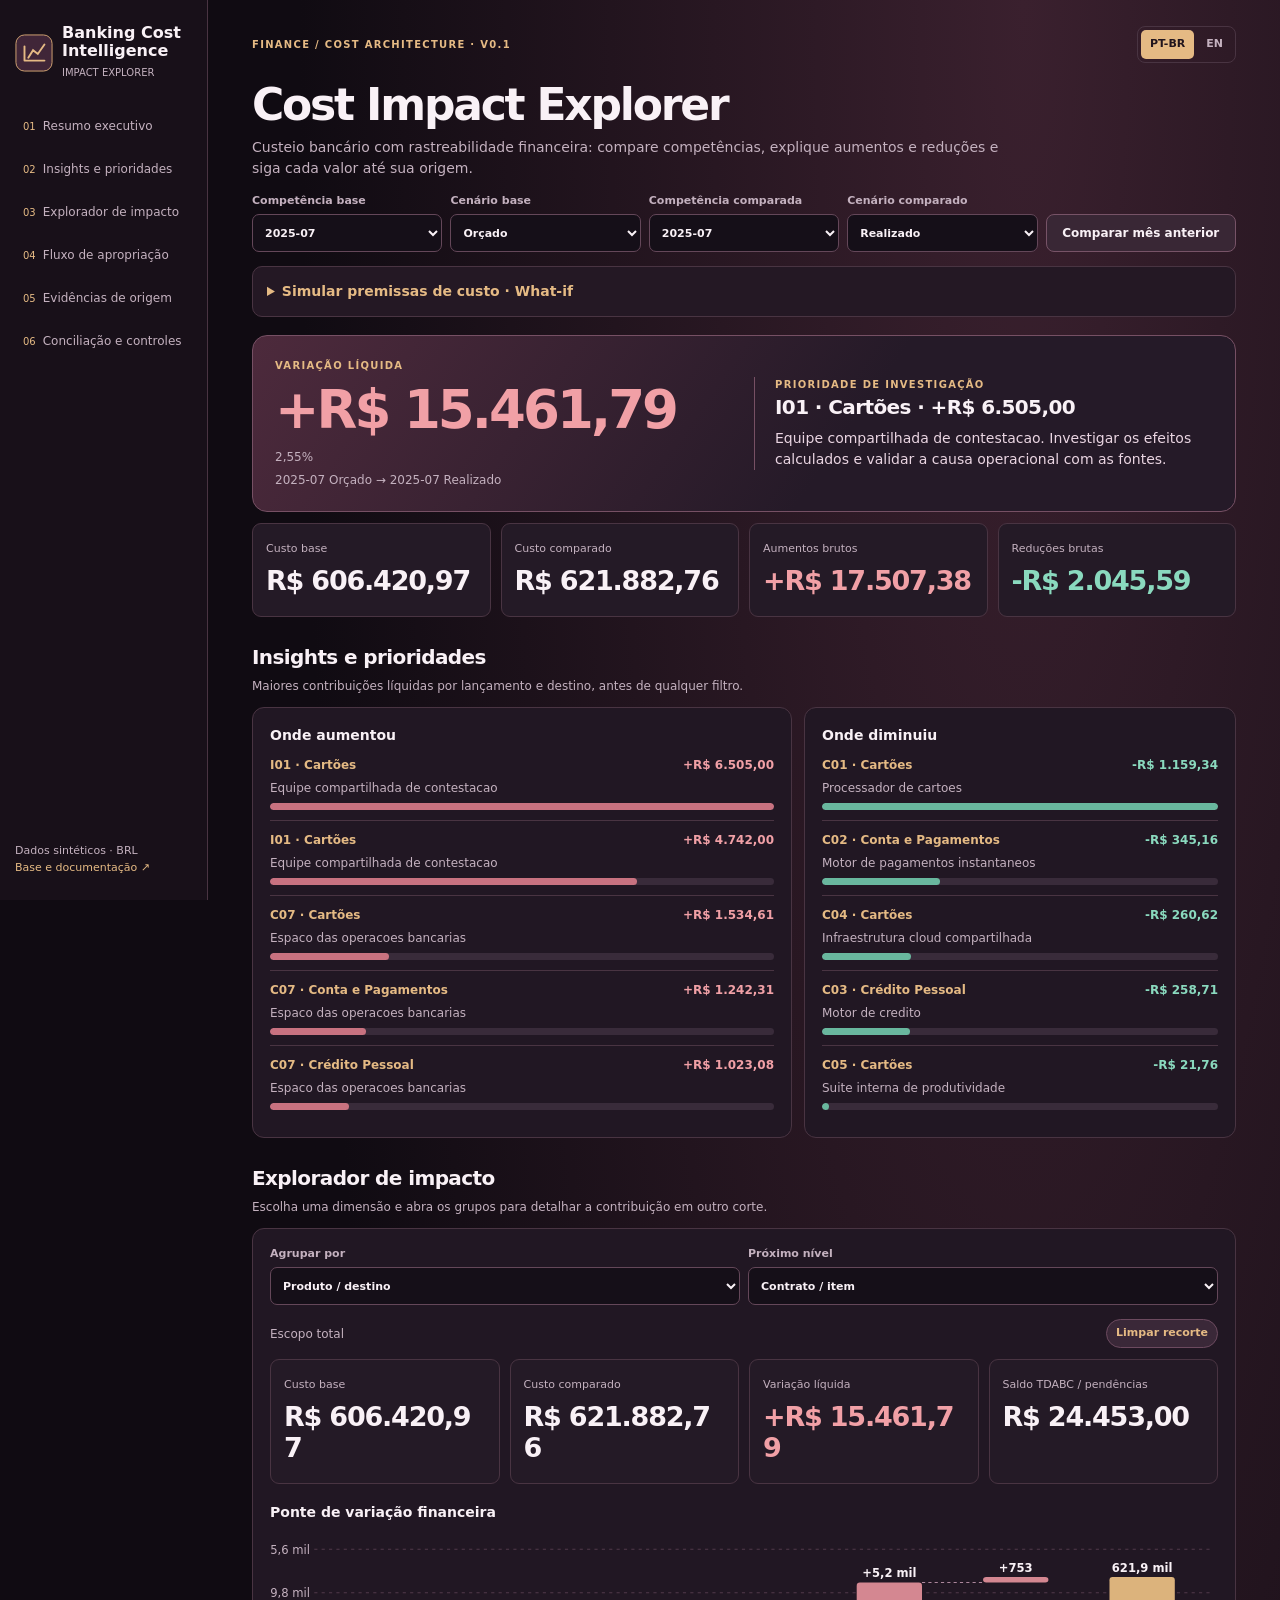
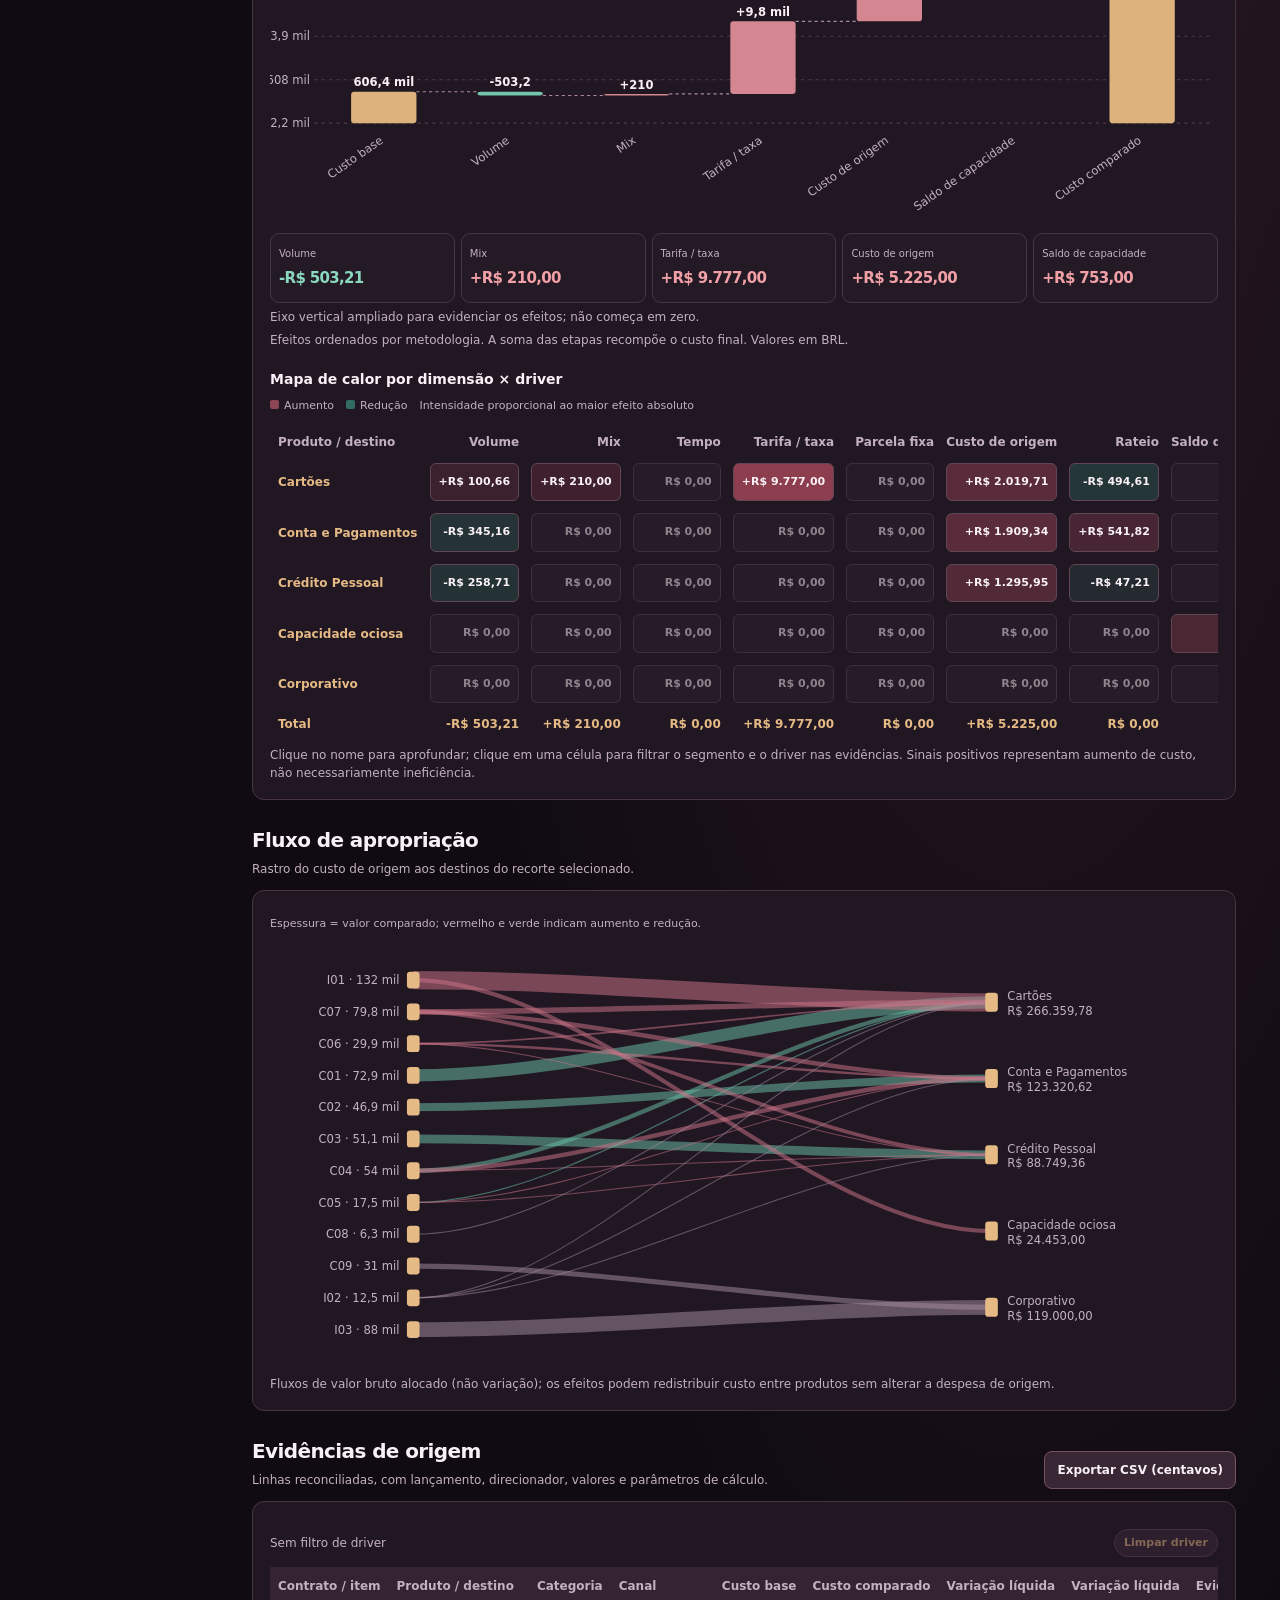
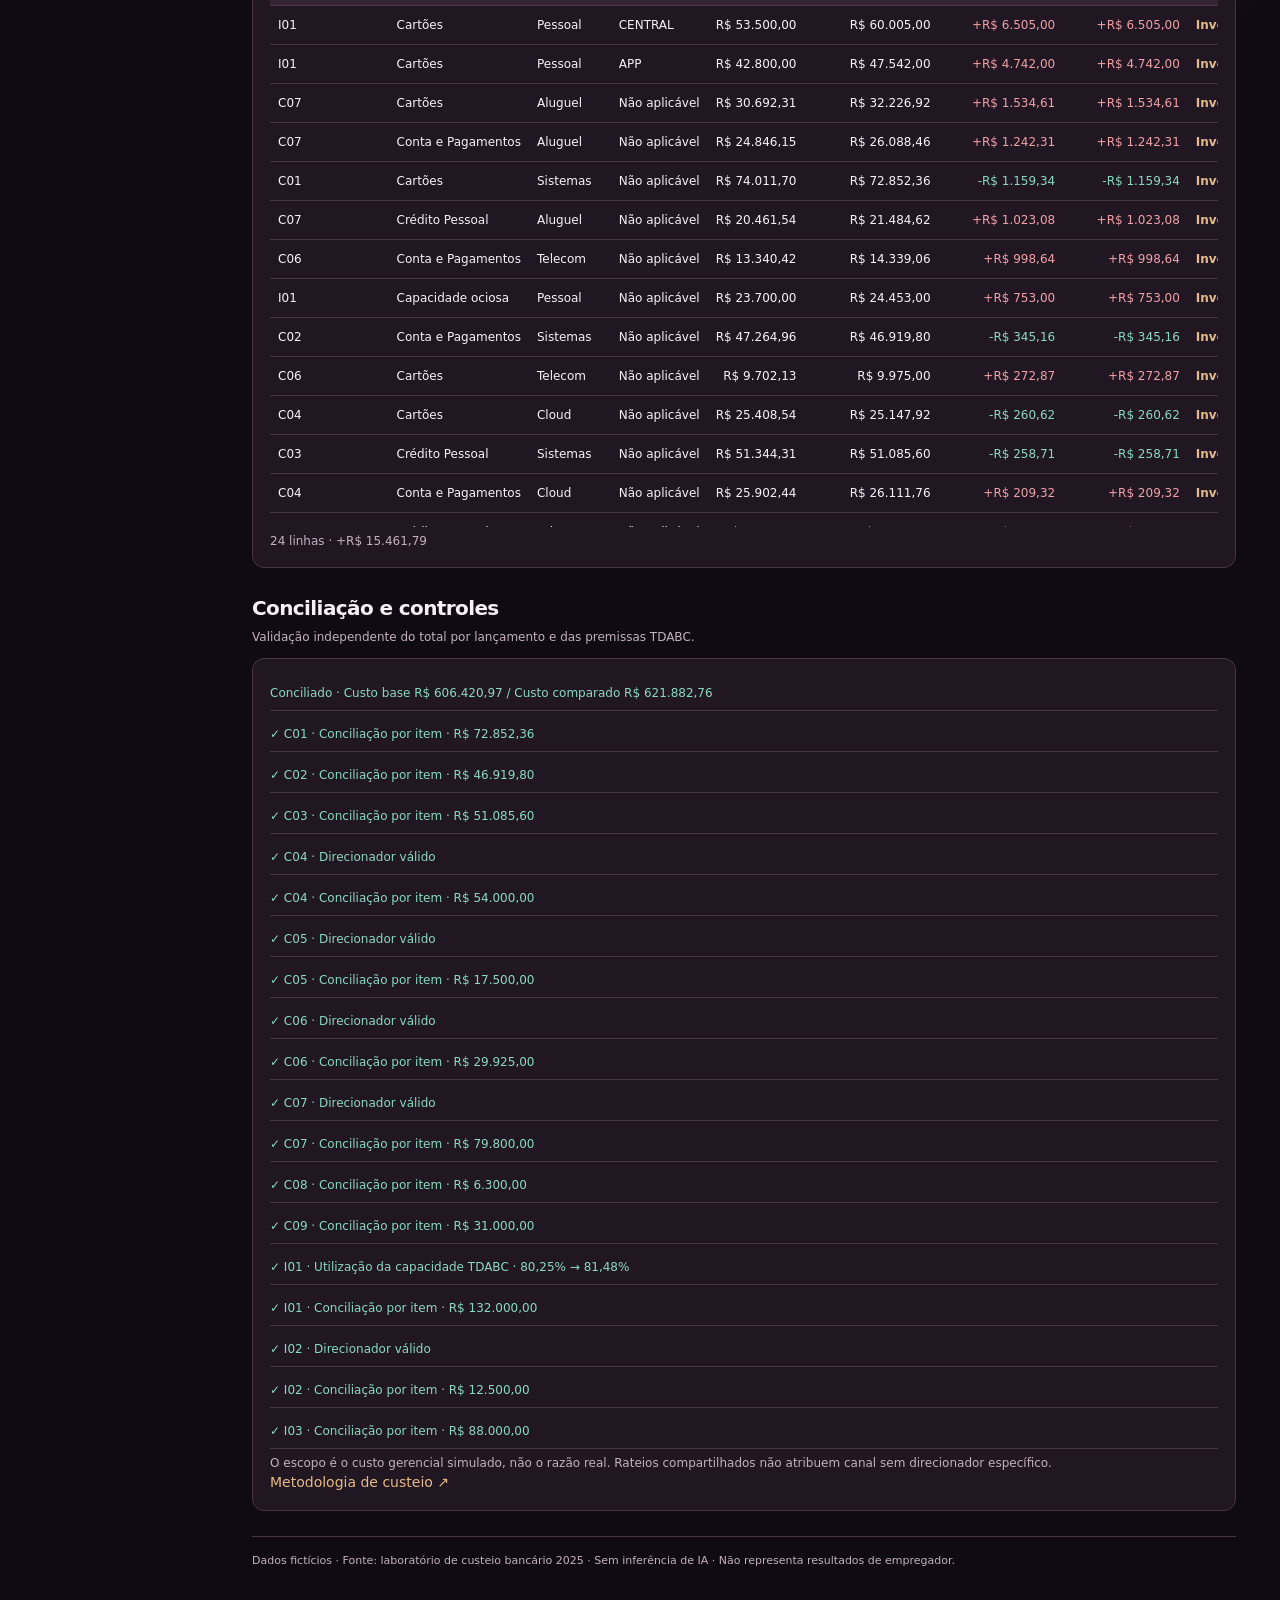
<file: docs/banking-cost-sandbox/index.html>
<!doctype html><html lang="pt-BR"><head><meta charset="utf-8"><meta name="viewport" content="width=device-width,initial-scale=1"><meta name="robots" content="noindex,nofollow"><title>Banking Cost Intelligence | Cost Impact Explorer</title><style>
:root{color-scheme:dark;--bg:#100b12;--panel:#211723;--border:#493442;--gold:#e5ba84;--muted:#c4b1bf;--ink:#f9f1f6;--up:#f1a0a6;--down:#8ad9be}*{box-sizing:border-box}html{scroll-behavior:smooth;scroll-padding-top:15px}body{margin:0;font:14px/1.5 system-ui,sans-serif;color:var(--ink);background:radial-gradient(ellipse at 80% 0,#3a202e,var(--bg) 50%)}[hidden]{display:none!important}h1,h2,h3,p{margin:0}h1{font-size:clamp(28px,4vw,44px);letter-spacing:-.05em;line-height:1.1}h2{font-size:20px;letter-spacing:-.03em}h3{font-size:14px}a{color:var(--gold);text-decoration:none}button,select{font:inherit}button{cursor:pointer}button:disabled{opacity:.5;cursor:default}button:focus-visible,select:focus-visible,a:focus-visible{outline:2px solid var(--gold);outline-offset:3px}.shell{display:grid;grid-template-columns:208px minmax(0,1fr);min-height:100vh}.side{position:sticky;top:0;height:100vh;background:#181019;border-right:1px solid var(--border);padding:24px 15px;display:flex;flex-direction:column;gap:25px}.brand{display:flex;align-items:center;gap:9px}.brand svg{width:38px;flex:none}.brand b{font-size:16px;line-height:1.15;display:block}.tiny,.eyebrow{font-size:10px;color:var(--muted)}.eyebrow{color:var(--gold);font-weight:750;text-transform:uppercase;letter-spacing:.13em}.nav{display:grid;gap:5px}.nav a{padding:10px 8px;border-radius:7px;color:var(--muted);font-size:12px}.nav a:hover{background:#382638;color:var(--ink)}.nav small{color:var(--gold);margin-right:7px}.sidefoot{margin-top:auto;font-size:11px;color:var(--muted)}main{max-width:1550px;width:100%;min-width:0;margin:auto;padding:26px clamp(14px,3.5vw,44px) 45px}.top{display:flex;justify-content:space-between;gap:10px;align-items:center;margin-bottom:18px}.lang{display:flex;border:1px solid var(--border);border-radius:8px;padding:3px;gap:3px}.lang button{background:none;color:var(--muted);border:none;padding:6px 9px;border-radius:5px;font-size:11px;font-weight:700}.lang .active{background:var(--gold);color:#21151d}.intro{color:var(--muted);margin-top:8px;max-width:760px}.section{margin:25px 0}.head{display:flex;justify-content:space-between;align-items:end;gap:12px;margin-bottom:12px}.head p,.note{font-size:12px;color:var(--muted);margin-top:5px}.panel{border:1px solid var(--border);border-radius:12px;padding:17px;background:var(--panel);min-width:0}.hero{display:grid;grid-template-columns:1fr 1fr;gap:20px;background:linear-gradient(125deg,#4d2a3c,#251a28 60%);border:1px solid #765064;border-radius:15px;padding:22px;margin-top:18px}.hero strong{display:block;font-size:clamp(28px,5vw,53px);font-weight:720;line-height:1.14;letter-spacing:-.055em;margin:7px 0;overflow-wrap:anywhere;font-variant-numeric:tabular-nums}.hero .message{align-self:center;border-left:1px solid #775064;padding-left:20px}.hero .message p{margin-top:6px;color:#ead5e2}.kpis{display:grid;grid-template-columns:repeat(4,minmax(0,1fr));gap:10px;margin-top:11px}.metric{min-width:0;border:1px solid var(--border);border-radius:9px;background:#241a26;padding:13px}.metric span{font-size:11px;color:var(--muted)}.metric b{display:block;font-size:clamp(17px,2.2vw,27px);letter-spacing:-.045em;line-height:1.15;margin:7px 0;overflow-wrap:anywhere;font-variant-numeric:tabular-nums}.metric small{font-size:10px;color:var(--muted)}.up{color:var(--up)}.down{color:var(--down)}.gold{color:var(--gold)}.controls{display:grid;grid-template-columns:repeat(5,minmax(0,1fr));gap:8px;align-items:end;margin:14px 0}label{display:block;color:var(--muted);font-size:11px;font-weight:650}select{display:block;width:100%;padding:8px;background:#150f18;border:1px solid #644759;border-radius:7px;color:var(--ink);min-height:38px;margin-top:5px}.btn{border:1px solid #775367;background:#392735;color:var(--ink);padding:9px 12px;border-radius:8px;font-size:12px;font-weight:650}.primary{background:var(--gold);color:#2c1923}.scope{display:flex;justify-content:space-between;align-items:center;gap:10px;flex-wrap:wrap;margin:10px 0}.scope button{background:#3a2838;color:var(--gold);border:1px solid #6c4a5f;padding:5px 9px;border-radius:20px;font-size:11px}.scope span{font-size:12px;color:var(--muted)}.scope-chips{display:flex;gap:7px;flex-wrap:wrap}.split{display:grid;grid-template-columns:minmax(0,1.25fr) minmax(0,1fr);gap:12px}.chart{width:100%;height:auto;display:block}.chart text{fill:var(--muted);font:11px system-ui}.chart .value{fill:var(--ink);font-weight:650}.tablewrap{overflow:auto;margin-top:10px;max-height:560px}table{border-collapse:collapse;white-space:nowrap;width:100%;font-size:12px;font-variant-numeric:tabular-nums}td,th{padding:10px 8px;border-bottom:1px solid var(--border);text-align:left}th{position:sticky;top:0;background:#342433;color:var(--muted);font-weight:650;z-index:1}td.num,th.num{text-align:right}tbody tr:hover{background:#2b1f2d}tfoot td{font-weight:700;color:var(--gold);border:0}.matrix{border-collapse:separate;border-spacing:4px}.matrix th,.matrix td{padding:4px;border:0}.matrix th{position:static;background:none}.cell{border:1px solid #614653;color:var(--ink);border-radius:6px;padding:10px 8px;text-align:right;font-size:11px;font-weight:650;width:100%;min-width:88px;font-variant-numeric:tabular-nums}.cell:hover:not(:disabled){outline:2px solid var(--gold)}.rowlink{border:none;background:none;color:var(--gold);padding:0;text-align:left;font-size:12px;font-weight:650}.rank{padding:10px 0;border-bottom:1px solid var(--border)}.rank:last-child{border-bottom:0}.rankline{display:flex;justify-content:space-between;gap:8px;font-size:12px}.track{height:7px;border-radius:5px;background:#392b3a;margin-top:6px;overflow:hidden}.track i{display:block;height:100%;border-radius:5px}.legend{font-size:11px;display:flex;flex-wrap:wrap;gap:12px;color:var(--muted);margin:8px 0}.legend i{display:inline-block;width:9px;height:9px;border-radius:2px;margin-right:5px}.trace{display:flex;align-items:center;gap:9px;flex-wrap:wrap;margin-bottom:10px}.trace span{border:1px solid var(--border);background:#2d202e;padding:7px 10px;border-radius:7px;font-size:12px}.trace i{font-style:normal;color:var(--gold)}.drawer{position:fixed;z-index:20;right:0;top:0;bottom:0;width:min(650px,100%);padding:22px;overflow:auto;background:#251a27;border-left:1px solid #85596f;box-shadow:-20px 0 80px #000a}.drawerhead{display:flex;justify-content:space-between;gap:8px;margin-bottom:14px}.drawer .kpis{grid-template-columns:repeat(3,1fr)}.detail{display:flex;justify-content:space-between;gap:10px;border-bottom:1px solid var(--border);padding:9px 0;font-size:12px}.detail span{color:var(--muted)}.detail b{text-align:right;overflow-wrap:anywhere}.drawer pre{overflow:auto;white-space:pre-wrap;overflow-wrap:anywhere;font-size:11px;background:#150f19;padding:12px;border-radius:8px}.footer{color:var(--muted);font-size:11px;border-top:1px solid var(--border);padding-top:16px}.error{color:var(--up);padding:12px;border:1px solid #8b4e59;border-radius:8px}.control-list{display:grid;gap:6px}.control-list div{font-size:12px;padding:8px 0;border-bottom:1px solid var(--border)}@media(max-width:1000px){.shell{grid-template-columns:175px minmax(0,1fr)}.controls{grid-template-columns:repeat(3,minmax(0,1fr))}.kpis{grid-template-columns:repeat(2,minmax(0,1fr))}.split{grid-template-columns:1fr}}@media(max-width:720px){.shell{display:block}.side{height:auto;position:static;border-right:0;border-bottom:1px solid var(--border);padding:12px;gap:10px}.nav{display:flex;overflow:auto;white-space:nowrap}.nav a{padding:7px}.nav small,.sidefoot{display:none}main{padding:15px 12px}.hero{grid-template-columns:1fr;padding:16px;gap:12px}.hero .message{border-left:0;border-top:1px solid #775064;padding:12px 0 0}.controls{grid-template-columns:repeat(2,minmax(0,1fr))}.panel{padding:12px}.drawer{padding:16px}.metric{padding:11px}}
.lab{margin:14px 0;background:#241824;border:1px solid var(--border);padding:14px;border-radius:10px}.lab summary{cursor:pointer;font-weight:700;color:var(--gold)}.lab .controls{grid-template-columns:repeat(auto-fit,minmax(125px,1fr));margin-bottom:7px}.lab input{display:block;width:100%;padding:8px;background:#150f18;border:1px solid #644759;border-radius:7px;color:var(--ink);margin-top:5px;font:inherit}.lab-actions{display:flex;gap:8px;flex-wrap:wrap;margin-top:10px}.lab .note{margin-top:8px}.bridge-legend{font-size:11px;color:var(--muted);margin-top:5px}.delta-strip{display:grid;grid-template-columns:repeat(auto-fit,minmax(106px,1fr));gap:6px;margin-top:10px}.delta-strip .metric{padding:8px}.delta-strip .metric b{font-size:15px}.delta-strip .metric span{font-size:10px}.chart-scroll{overflow:auto}.chart-scroll svg{min-width:650px}@media(max-width:720px){.chart-scroll svg{min-width:630px}}
</style></head><body><div class="shell"><aside class="side"><div class="brand"><svg viewBox="0 0 40 40" aria-hidden="true"><rect x="1" y="1" width="38" height="38" rx="9" fill="#402638" stroke="#d5a674"/><path d="M10 28V13m0 15h21M14 25l5-8 5 4 7-10" fill="none" stroke="#e5ba84" stroke-width="2" stroke-linecap="round"/></svg><div><b>Banking Cost<br>Intelligence</b><span class="tiny">IMPACT EXPLORER</span></div></div><nav class="nav"><a href="#executive"><small>01</small><span data-t="executive"></span></a><a href="#insights"><small>02</small><span data-t="insights"></span></a><a href="#impact"><small>03</small><span data-t="impact"></span></a><a href="#allocation"><small>04</small><span data-t="allocationFlow"></span></a><a href="#evidence"><small>05</small><span data-t="evidence"></span></a><a href="#controls"><small>06</small><span data-t="controls"></span></a></nav><div class="sidefoot"><p data-t="synthetic"></p><a href="https://github.com/denisisikawa/business-science-lab/tree/main/macro-fpa/synthetic-banking" data-t="docs"></a></div></aside><main><div class="top"><span class="eyebrow">Finance / Cost architecture · v0.1</span><div class="lang"><button id="pt">PT-BR</button><button id="en">EN</button></div></div><header id="executive"><h1 data-t="title"></h1><p class="intro" data-t="intro"></p></header><div class="controls"><label><span data-t="baseMonth"></span><select id="baseMonth"></select></label><label><span data-t="baseScenario"></span><select id="baseScenario"></select></label><label><span data-t="currentMonth"></span><select id="currentMonth"></select></label><label><span data-t="currentScenario"></span><select id="currentScenario"></select></label><button class="btn" id="prior" data-t="prior"></button></div><details class="lab" id="lab"><summary data-t="lab"></summary><p class="note" data-t="labNote"></p><div class="controls"><label><span data-t="contract"></span><select id="labId"></select></label><label><span data-t="fixPct"></span><input id="labFixed" type="number" min="-100" max="200" value="0"></label><label id="labVolumeWrap"><span data-t="volumePct"></span><input id="labVolume" type="number" min="-100" max="200" value="0"></label><label id="labVariableWrap"><span data-t="varPct"></span><input id="labVariable" type="number" min="-100" max="200" value="0"></label><label id="labProductWrap"><span data-t="product"></span><select id="labProduct"></select></label><label id="labDriverWrap"><span data-t="driverPct"></span><input id="labDriver" type="number" min="-100" max="200" value="0"></label><label id="labCapacityWrap"><span data-t="capacityPct"></span><input id="labCapacity" type="number" min="-90" max="200" value="0"></label><label id="labTimeWrap"><span data-t="timePct"></span><input id="labTime" type="number" min="-100" max="200" value="0"></label></div><div class="lab-actions"><button class="btn primary" id="labApply" data-t="labApply"></button><button class="btn" id="labReset" data-t="labReset"></button></div><p class="note" id="labStatus" role="status"></p></details><p id="error" class="error" role="alert" hidden></p><div id="results"><div class="hero"><div><div class="eyebrow" data-t="net"></div><strong id="net"></strong><p class="note" id="netPct"></p><p class="note" id="periodLabel"></p></div><div class="message"><div class="eyebrow" data-t="keyFinding"></div><h2 id="finding"></h2><p id="findingText"></p></div></div><div class="kpis" id="metrics"></div>
<section class="section" id="insights"><div class="head"><div><h2 data-t="insights"></h2><p data-t="insightSub"></p></div></div><div class="split"><div class="panel"><h3 data-t="increases"></h3><div id="topUp"></div></div><div class="panel"><h3 data-t="decreases"></h3><div id="topDown"></div></div></div></section>
<section class="section" id="impact"><div class="head"><div><h2 data-t="impact"></h2><p data-t="impactSub"></p></div></div><div class="panel"><div class="controls" style="grid-template-columns:repeat(2,minmax(0,1fr));margin-top:0"><label><span data-t="dimension"></span><select id="dimension"></select></label><label><span data-t="nextDimension"></span><select id="nextDimension"></select></label></div><div class="scope"><div class="scope-chips" id="breadcrumbs"></div><button class="btn" id="clear" data-t="clear"></button></div><div class="kpis" id="scopeMetrics"></div><h3 style="margin-top:18px" data-t="bridge"></h3><div id="waterfall" class="chart-scroll"></div><div class="delta-strip" id="bridgeValues"></div><p class="note" id="zoomNote"></p><p class="note" data-t="bridgeNote"></p><h3 style="margin-top:20px" data-t="heat"></h3><div class="legend"><span><i style="background:#8b4555"></i><span data-t="increase"></span></span><span><i style="background:#326c60"></i><span data-t="decrease"></span></span><span data-t="cellNote"></span></div><div class="tablewrap"><table class="matrix" id="matrix"></table></div><p class="note" data-t="matrixNote"></p></div></section>
<section class="section" id="allocation"><div class="head"><div><h2 data-t="allocationFlow"></h2><p data-t="flowSub"></p></div></div><div class="panel"><div class="legend"><span data-t="flowLegend"></span></div><div id="flow" class="chart-scroll"></div><p class="note" data-t="flowNote"></p></div></section>
<section class="section" id="evidence"><div class="head"><div><h2 data-t="evidence"></h2><p data-t="evidenceSub"></p></div><button class="btn" id="export" data-t="export"></button></div><div class="panel"><div class="scope"><span id="evidenceScope"></span><button class="btn" id="clearEffect" data-t="clearEffect"></button></div><div class="tablewrap"><table><thead><tr><th data-t="contract"></th><th data-t="product"></th><th data-t="category"></th><th data-t="channel"></th><th class="num" data-t="base"></th><th class="num" data-t="current"></th><th class="num" data-t="net"></th><th class="num" id="effectHead"></th><th data-t="evidence"></th></tr></thead><tbody id="rows"></tbody></table></div><p id="count" class="note"></p></div></section>
<section class="section" id="controls"><div class="head"><div><h2 data-t="controls"></h2><p data-t="controlSub"></p></div></div><div class="panel"><div id="checks" class="control-list"></div><p class="note" data-t="controlNote"></p><a href="https://github.com/denisisikawa/business-science-lab/blob/main/macro-fpa/BANKING_COSTING.md" data-t="method"></a></div></section></div><footer class="footer" data-t="footer"></footer></main></div>
<aside class="drawer" id="drawer" hidden role="dialog" aria-labelledby="drawerTitle" aria-modal="false"><div class="drawerhead"><div><div class="eyebrow" data-t="evidence"></div><h2 id="drawerTitle"></h2></div><button class="btn" id="close" data-t="close"></button></div><div id="detail"></div></aside>
<script src="data.js"></script><script src="model.js"></script><script>
const T={pt:{executive:"Resumo executivo",insights:"Insights e prioridades",impact:"Explorador de impacto",allocationFlow:"Rastreio da alocação",evidence:"Evidências de origem",controls:"Conciliação e controles",synthetic:"Dados sintéticos · BRL",docs:"Base e documentação ↗",title:"Cost Impact Explorer",intro:"Custeio bancário com rastreabilidade financeira: compare competências, explique aumentos e reduções e siga cada valor até sua origem.",baseMonth:"Competência base",baseScenario:"Cenário base",currentMonth:"Competência comparada",currentScenario:"Cenário comparado",prior:"Comparar mês anterior",net:"Variação líquida",keyFinding:"Prioridade de investigação",base:"Custo base",current:"Custo comparado",grossUp:"Aumentos brutos",grossDown:"Reduções brutas",idle:"Saldo de capacidade",insightSub:"Maiores contribuições líquidas por lançamento e destino, antes de qualquer filtro.",increases:"Onde aumentou",decreases:"Onde diminuiu",impactSub:"Escolha uma dimensão e abra os grupos para detalhar a contribuição em outro corte.",dimension:"Agrupar por",nextDimension:"Próximo nível",clear:"Limpar recorte",all:"Escopo total",bridge:"Ponte de variação financeira",bridgeNote:"Efeitos ordenados por metodologia. A soma das etapas recompõe o custo final. Valores em BRL.",heat:"Mapa de calor por dimensão × driver",increase:"Aumento",decrease:"Redução",cellNote:"Intensidade proporcional ao maior efeito absoluto",matrixNote:"Clique no nome para aprofundar; clique em uma célula para filtrar o segmento e o driver nas evidências. Sinais positivos representam aumento de custo, não necessariamente ineficiência.",allocationFlow:"Fluxo de apropriação",flowSub:"Rastro do custo de origem aos destinos do recorte selecionado.",flowLegend:"Espessura = valor comparado; vermelho e verde indicam aumento e redução.",flowNote:"Fluxos de valor bruto alocado (não variação); os efeitos podem redistribuir custo entre produtos sem alterar a despesa de origem.",evidenceSub:"Linhas reconciliadas, com lançamento, direcionador, valores e parâmetros de cálculo.",export:"Exportar CSV",clearEffect:"Limpar driver",contract:"Contrato / item",product:"Produto / destino",area:"Área dona",category:"Categoria",nature:"Natureza",driver:"Direcionador",channel:"Canal",event:"Evento",volume:"Volume",mix:"Mix",time:"Tempo",rate:"Tarifa / taxa",fixed:"Parcela fixa",source:"Custo de origem",allocation:"Rateio",controlSub:"Validação independente do total por lançamento e das premissas TDABC.",controlNote:"O escopo é o custo gerencial simulado, não o razão real. Rateios compartilhados não atribuem canal sem direcionador específico.",method:"Metodologia de custeio ↗",footer:"Dados fictícios · Fonte: laboratório de custeio bancário 2025 · Sem inferência de IA · Não representa resultados de empregador.",close:"Fechar",orcado:"Orçado",realizado:"Realizado",CORP:"Corporativo",IDLE:"Capacidade ociosa",PENDING:"Pendente de validação",NA:"Não aplicável",none:"Nenhuma contribuição neste recorte.",rows:"linhas",selected:"Driver selecionado",total:"Total",open:"Investigar",sourceData:"Registros de origem e premissas",rule:"Regra de cálculo",reconciled:"Conciliado",capacity:"Utilização da capacidade TDABC",driverCheck:"Direcionador válido",sourceCheck:"Conciliação por item",noIssue:"Sem desvio líquido por lançamento e destino.",investigate:"Investigar os efeitos calculados e validar a causa operacional com as fontes.",noFilter:"Sem filtro de driver",failure:"Falha de validação: ",banking:"Custeio gerencial",P01:"Cartões",P02:"Conta e Pagamentos",P03:"Crédito Pessoal",sistemas:"Sistemas",cloud:"Cloud",licencas:"Licenças",telecom:"Telecom",aluguel:"Aluguel",pessoal:"Pessoal",facilities:"Facilities",direto:"Direto",indireto:"Indireto",corporativo:"Corporativo",apropriacao_direta:"Apropriação direta",horas_computacao:"Horas de computação",licencas_ativas:"Licenças ativas",links_ativos:"Links ativos",area_ocupada_m2:"Área ocupada (m²)",centro_corporativo:"Centro corporativo",minutos_tdabc:"Minutos TDABC",CONTESTACAO_SIMPLES:"Contestação simples",CONTESTACAO_COMPLEXA:"Contestação complexa"},
en:{executive:"Executive summary",insights:"Insights & priorities",impact:"Impact explorer",allocationFlow:"Allocation trace",evidence:"Source evidence",controls:"Reconciliation & controls",synthetic:"Synthetic data · BRL",docs:"Data & documentation ↗",title:"Cost Impact Explorer",intro:"Banking cost allocation with financial traceability: compare periods, explain increases and decreases, and trace each amount to its source.",baseMonth:"Base period",baseScenario:"Base scenario",currentMonth:"Comparison period",currentScenario:"Comparison scenario",prior:"Compare previous month",net:"Net variance",keyFinding:"Investigation priority",base:"Base cost",current:"Comparison cost",grossUp:"Gross increases",grossDown:"Gross decreases",idle:"Capacity balance",insightSub:"Largest net contributions by source item and destination, before filters.",increases:"Largest increases",decreases:"Largest decreases",impactSub:"Choose a dimension and expand groups into a different dimension.",dimension:"Group by",nextDimension:"Next level",clear:"Clear scope",all:"Entire scope",bridge:"Financial variance bridge",bridgeNote:"Effects follow methodology order. Steps reconcile exactly to closing cost. Amounts in BRL.",heat:"Heatmap by dimension × driver",increase:"Increase",decrease:"Decrease",cellNote:"Intensity relative to largest absolute effect",matrixNote:"Click group name to drill down; click a cell to filter group and driver evidence. Positive means increased cost, not necessarily inefficiency.",allocationFlow:"Allocation flow",flowSub:"Trace expense sources to destinations within the selected scope.",flowLegend:"Width = comparison cost; red and green indicate increases and decreases.",flowNote:"Flows represent allocated cost, not variance; allocation effects may shift amounts without changing source expense.",evidenceSub:"Reconciled details with source item, driver, amounts and calculation inputs.",export:"Export CSV",clearEffect:"Clear driver",contract:"Contract / item",product:"Product / destination",area:"Owning area",category:"Category",nature:"Cost nature",driver:"Driver",channel:"Channel",event:"Event",volume:"Volume",mix:"Mix",time:"Time",rate:"Tariff / rate",fixed:"Fixed component",source:"Source cost",allocation:"Allocation",controlSub:"Source-item reconciliation and TDABC input validation.",controlNote:"Synthetic management accounting scope, not actual ledger. Shared costs have no channel attribution without specific measurements.",method:"Costing methodology ↗",footer:"Fictional data · Source: 2025 banking cost lab · No AI inference · No employer results.",close:"Close",orcado:"Budget",realizado:"Actual",CORP:"Corporate",IDLE:"Idle capacity",PENDING:"Pending validation",NA:"Not applicable",none:"No contribution in this scope.",rows:"rows",selected:"Selected driver",total:"Total",open:"Investigate",sourceData:"Source records and assumptions",rule:"Calculation rule",reconciled:"Reconciled",capacity:"TDABC capacity utilization",driverCheck:"Valid driver",sourceCheck:"Source-item reconciliation",noIssue:"No net variance by source item and destination.",investigate:"Investigate calculated effects and confirm operational causes against source evidence.",noFilter:"No driver filter",failure:"Validation failed: ",banking:"Management costing",P01:"Cards",P02:"Accounts & Payments",P03:"Personal Loans",sistemas:"Systems",cloud:"Cloud",licencas:"Licenses",telecom:"Telecom",aluguel:"Rent",pessoal:"Staff",facilities:"Facilities",direto:"Direct",indireto:"Shared",corporativo:"Corporate",apropriacao_direta:"Direct assignment",horas_computacao:"Compute hours",licencas_ativas:"Active licenses",links_ativos:"Active links",area_ocupada_m2:"Occupied area (m²)",centro_corporativo:"Corporate center",minutos_tdabc:"TDABC minutes",CONTESTACAO_SIMPLES:"Simple dispute",CONTESTACAO_COMPLEXA:"Complex dispute"}};
Object.assign(T.pt,{"lab":"Simular premissas de custo · What-if","labNote":"Altera uma cópia do cenário comparado. O cenário original permanece intacto. A mudança de direcionador afeta todos os custos que o utilizam. Volumes faturáveis e de contestação podem ser simulados; contagens são arredondadas a inteiros.","fixPct":"Parcela fixa Δ (%)","varPct":"Tarifa variável Δ (%)","volumePct":"Volume de eventos Δ (%)","supplier":"Fornecedor","INTERNAL":"Recursos internos","driverPct":"Consumo do direcionador Δ (%)","capacityPct":"Capacidade prática Δ (%)","timePct":"Tempo ativo por caso Δ (%)","labApply":"Aplicar simulação","labReset":"Restaurar cenário original","labInactive":"Nenhuma simulação ativa.","labActive":"Simulação ativa sobre o cenário comparado","simulation":"Simulação","zoom":"Eixo vertical ampliado para evidenciar os efeitos; não começa em zero.","export":"Exportar CSV (centavos)","ruleDirect":"Direto: parcela fixa, volume à tarifa base e efeito residual da cobrança variável","ruleShared":"Compartilhado: custo de origem com pesos anteriores, depois novos pesos","ruleCorp":"Despesa corporativa permanece no centro corporativo","ruleTD":"TDABC: volume → mix → tempo → taxa","ruleBalance":"Saldo TDABC: custo do grupo menos custo atribuído","rulePending":"Pendente: direcionador incompleto ou zerado","scopeIdle":"Saldo TDABC / pendências","noChanges":"Sem variações de drivers"});Object.assign(T.en,{"lab":"Cost assumption simulator · What-if","labNote":"Changes a copy of the comparison scenario; original data is unchanged. A driver change affects all expenses using it. Billable and dispute volumes can be simulated; counts are rounded to integers.","fixPct":"Fixed component Δ (%)","varPct":"Variable rate Δ (%)","volumePct":"Event volume Δ (%)","supplier":"Supplier","INTERNAL":"Internal resources","driverPct":"Driver consumption Δ (%)","capacityPct":"Practical capacity Δ (%)","timePct":"Active time/case Δ (%)","labApply":"Apply simulation","labReset":"Restore original scenario","labInactive":"No active simulation.","labActive":"Active simulation on comparison scenario","simulation":"Simulation","zoom":"Vertical axis is zoomed to make effects visible; it does not start at zero.","export":"Export CSV (cents)","ruleDirect":"Direct: fixed component, volume at baseline rate, residual variable charge effect","ruleShared":"Shared: source expense at baseline weights, then new weights","ruleCorp":"Corporate expense remains corporate","ruleTD":"TDABC: volume → mix → time → rate","ruleBalance":"TDABC balance: resource cost minus attributed cost","rulePending":"Pending: incomplete or zero driver","scopeIdle":"TDABC balance / pending","noChanges":"No driver changes"});
const $=id=>document.getElementById(id), dims=["product","area","category","contract","supplier","nature","driver","channel","event"], months=Array.from({length:12},(_,i)=>"2025-"+String(i+1).padStart(2,"0"));
let lang="pt", model, scope=[], effect=null, selected=null, labParams=null;try{lang=localStorage.getItem("bank-cost-lang")==="en"?"en":"pt"}catch{}
const t=k=>T[lang][k]??k, fmt=x=>new Intl.NumberFormat(lang==="pt"?"pt-BR":"en-US",{style:"currency",currency:"BRL",maximumFractionDigits:2}).format(x/100), signed=x=>(x>0?"+":"")+fmt(x), pct=x=>new Intl.NumberFormat(lang==="pt"?"pt-BR":"en-US",{style:"percent",maximumFractionDigits:2}).format(x), compact=x=>new Intl.NumberFormat(lang==="pt"?"pt-BR":"en-US",{notation:"compact",maximumFractionDigits:1}).format(x/100), sum=(r,k)=>r.reduce((a,x)=>a+(typeof k==="function"?k(x):x[k]),0);
const cls=x=>x>0?"up":x<0?"down":"gold";
const areas=Object.fromEntries(BANK_DATA.areas.map(a=>[a.area_id,a.nome])), areasEN={A01:"Card Operations",A02:"Payment Operations",A03:"Credit Operations",A04:"Digital Platforms",A05:"Infrastructure & Networks",A06:"Facilities",A07:"Corporate Management"};
const label=(dim,v)=>dim==="area"?(lang==="pt"?areas[v]:areasEN[v])||v:t(v);
function el(tag,cl,txt){const e=document.createElement(tag);if(cl)e.className=cl;if(txt!==undefined)e.textContent=txt;return e}
function options(id,values,chosen){const node=$(id);node.replaceChildren(...values.map(([v,l])=>{const o=el("option","",l);o.value=v;return o}));node.value=chosen}
function metric(key,v,sub="",color=""){const e=el("div","metric");e.append(el("span","",t(key)),el("b",color,v),el("small","",sub));return e}
function updateLang(l){lang=l;try{localStorage.setItem("bank-cost-lang",l)}catch{}document.documentElement.lang=l==="pt"?"pt-BR":"en";document.querySelectorAll("[data-t]").forEach(e=>e.textContent=t(e.dataset.t));$('pt').classList.toggle('active',l==="pt");$('en').classList.toggle('active',l==="en");for(const id of ["baseScenario","currentScenario"])options(id,["orcado","realizado"].map(x=>[x,t(x)]),$(id).value||(id==="baseScenario"?"orcado":"realizado"));for(const id of ["dimension","nextDimension"])options(id,dims.map(x=>[x,t(x)]),$(id).value||(id==="dimension"?"product":"contract"));refreshLab();render();if(selected)showDetail(selected)}
function refreshLab(){const current=BANK_DATA.custos.filter(r=>r.mes===$('currentMonth').value&&r.cenario===$('currentScenario').value);const chosen=$('labId').value||'I01';options('labId',current.map(r=>[r.custo_id,r.custo_id+' · '+r.descricao]),chosen);const p=$('labProduct').value||'P01';options('labProduct',BANK_DATA.produtos.map(r=>[r.produto_id,t(r.produto_id)]),p);const row=current.find(r=>r.custo_id===$('labId').value);if(row){const td=row.direcionador==='minutos_tdabc',shared=row.natureza==='indireto'&&!td;$('labVariableWrap').hidden=Number(row.valor_variavel_brl)===0;$('labVolumeWrap').hidden=!td&&Number(row.quantidade_faturavel)===0;$('labProductWrap').hidden=!shared;$('labDriverWrap').hidden=!shared;$('labCapacityWrap').hidden=!td;$('labTimeWrap').hidden=!td}$('labStatus').textContent=labParams?t('labActive')+' · '+labParams.id:t('labInactive')}
function clearLab(){labParams=null;for(const id of ['labFixed','labVariable','labVolume','labDriver','labCapacity','labTime'])$(id).value=0;refreshLab()}
$('labId').onchange=()=>{for(const id of ['labFixed','labVariable','labVolume','labDriver','labCapacity','labTime'])$(id).value=0;refreshLab()};
$('labApply').onclick=()=>{const v=(id,wrap)=>wrap&&$(wrap).hidden?0:Number($(id).value)||0;labParams={id:$('labId').value,product:$('labProduct').value,fixed:v('labFixed'),variable:v('labVariable','labVariableWrap'),volume:v('labVolume','labVolumeWrap'),driver:v('labDriver','labDriverWrap'),practical:v('labCapacity','labCapacityWrap'),time:v('labTime','labTimeWrap')};scope=[];effect=null;$('close').click();compare()};
$('labReset').onclick=()=>{clearLab();scope=[];effect=null;$('close').click();compare()};
function filtered(){return model.rows.filter(r=>scope.every(s=>r[s.dim]===s.value))}
function group(rows,dim){const m=new Map();for(const r of rows){const g=m.get(r[dim])||{value:r[dim],rows:[],base:0,current:0,delta:0,effects:{}};g.rows.push(r);g.base+=r.base;g.current+=r.current;g.delta+=r.delta;for(const e of model.effects)g.effects[e]=(g.effects[e]||0)+r.effects[e];m.set(r[dim],g)}return [...m.values()].sort((a,b)=>Math.abs(b.delta)-Math.abs(a.delta)||a.value.localeCompare(b.value))}
function compare(){try{const b={month:$('baseMonth').value,scenario:$('baseScenario').value},c={month:$('currentMonth').value,scenario:$('currentScenario').value};const s=labParams?simulateBank(BANK_DATA,c,labParams):{data:BANK_DATA,selection:c};model=compareBank(s.data,b,s.selection);refreshLab();$('error').hidden=true;$('results').hidden=false;render()}catch(e){$('error').textContent=t('failure')+e.message;$('error').hidden=false;$('results').hidden=true}}
function updateScope(dim,value,drill){scope=scope.filter(s=>s.dim!==dim).concat({dim,value});effect=null;if(drill){let next=$('nextDimension').value;if(scope.some(s=>s.dim===next))next=dims.find(x=>!scope.some(s=>s.dim===x))||dim;$('dimension').value=next;const next2=dims.find(x=>x!==next&&!scope.some(s=>s.dim===x));if(next2)$('nextDimension').value=next2}renderScope()}
function renderRanking(id,rs){const max=Math.max(1,...rs.map(r=>Math.abs(r.delta)));const nodes=rs.slice(0,5).map(r=>{const e=el("div","rank"),line=el("div","rankline"),b=el("button","rowlink",r.id+" · "+label("product",r.product)),track=el("div","track"),bar=el("i");b.onclick=()=>showDetail(r);line.append(b,el("b",cls(r.delta),signed(r.delta)));bar.style.width=Math.abs(r.delta)/max*100+"%";bar.style.background=r.delta>0?"#c87280":"#69b79e";track.append(bar);e.append(line,el("p","note",r.description),track);return e});$(id).replaceChildren(...(nodes.length?nodes:[el("p","note",t("none"))]))}
function render(){if(!model)return;const rs=model.rows,d=model.sourceCurrent-model.sourceBase,up=sum(rs,r=>Math.max(0,r.delta)),down=sum(rs,r=>Math.min(0,r.delta));$('net').textContent=signed(d);$('net').className=cls(d);$('netPct').textContent=model.sourceBase?pct(d/model.sourceBase):"—";$('periodLabel').textContent=model.base.month+" "+t(model.base.scenario)+" → "+model.current.month+" "+t(model.current.scenario);const high=[...rs].sort((a,b)=>Math.abs(b.delta)-Math.abs(a.delta))[0];$('finding').textContent=high&&high.delta?high.id+" · "+label("product",high.product)+" · "+signed(high.delta):t("noIssue");$('findingText').textContent=high&&high.delta?high.description+". "+t("investigate"):"";$('metrics').replaceChildren(metric("base",fmt(model.sourceBase)),metric("current",fmt(model.sourceCurrent)),metric("grossUp",signed(up),"",cls(up)),metric("grossDown",signed(down),"",cls(down)));renderRanking("topUp",rs.filter(x=>x.delta>0).sort((a,b)=>b.delta-a.delta));renderRanking("topDown",rs.filter(x=>x.delta<0).sort((a,b)=>a.delta-b.delta));renderScope();renderControls()}
const NS="http://www.w3.org/2000/svg";function svg(tag,attrs,txt){const e=document.createElementNS(NS,tag);for(const [k,v] of Object.entries(attrs))e.setAttribute(k,v);if(txt!==undefined)e.textContent=txt;return e}
function drawBridge(rs){const b=sum(rs,"base"),c=sum(rs,"current"),values=model.effects.map(k=>({k,v:sum(rs,r=>r.effects[k])})).filter(x=>x.v!==0);let run=b;const bars=[{k:"base",s:0,e:b,v:b,total:true},...values.map(x=>{const y={k:x.k,s:run,e:run+x.v,v:x.v};run+=x.v;return y}),{k:"current",s:0,e:c,v:c,total:true}];const W=900,H=285,top=25,bottom=190,running=[b,...values.reduce((a,x)=>{a.push((a.at(-1)??b)+x.v);return a},[])],lo=Math.min(...running),hi=Math.max(...running),zoom=lo>0&&(hi-lo)<hi*.35,pad=Math.max(100,Math.round((hi-lo)*.12),Math.round(hi*.006)),min=zoom?Math.max(0,lo-pad):Math.min(0,lo),max=Math.max(min+1,hi+pad);$('zoomNote').textContent=zoom?t('zoom'):"";$('bridgeValues').replaceChildren(...(values.length?values.map(x=>metric(x.k,signed(x.v),"",cls(x.v))):[el('p','note',t('noChanges'))]));const y=v=>bottom-(Math.max(min,v)-min)/(max-min)*(bottom-top),gap=840/bars.length,bw=Math.min(62,gap*.65);const chart=svg("svg",{viewBox:"0 0 "+W+" "+H,class:"chart",role:"img","aria-label":t("bridge")});for(let j=0;j<=4;j++){let v=min+(max-min)*j/4;chart.append(svg("line",{x1:42,y1:y(v),x2:894,y2:y(v),stroke:"#503849","stroke-dasharray":"3 4"}),svg("text",{x:38,y:y(v)+4,"text-anchor":"end"},compact(v)))}bars.forEach((x,i)=>{const pos=48+gap*(i+.5),yy=Math.min(y(x.s),y(x.e)),hh=Math.abs(y(x.s)-y(x.e));const rect=svg("rect",{x:pos-bw/2,y:yy,width:bw,height:Math.max(1,hh),rx:3,fill:x.total?"#dcb37c":x.v>0?"#d48791":"#73c6ab"});rect.append(svg("title",{},t(x.k)+": "+signed(x.v)));chart.append(rect,svg("text",{x:pos,y:Math.max(11,yy-5),"text-anchor":"middle",class:"value"},(x.total?"":x.v>0?"+":"")+compact(x.v)),svg("text",{x:pos,y:bottom+18,"text-anchor":"end",transform:"rotate(-35 "+pos+" "+(bottom+18)+")"},t(x.k)));if(i<bars.length-2)chart.append(svg("line",{x1:pos+bw/2,y1:y(x.e),x2:pos+gap-bw/2,y2:y(x.e),stroke:"#ac879c","stroke-dasharray":"3 3"}))});$('waterfall').replaceChildren(chart)}
function heatCell(v,max,click){const b=el("button","cell",signed(v));b.disabled=v===0;const alpha=.12+.65*Math.sqrt(Math.abs(v)/Math.max(1,max));b.style.background=v>0?"rgba(172,73,91,"+alpha+")":v<0?"rgba(49,139,116,"+alpha+")":"#2c202e";b.onclick=click;return b}
function drawMatrix(rs){const dim=$('dimension').value,gs=group(rs,dim),es=model.effects,max=Math.max(1,...gs.flatMap(g=>es.map(e=>Math.abs(g.effects[e]||0))));const head=el("thead"),hr=el("tr");hr.append(el("th","",t(dim)),...es.map(e=>el("th","num",t(e))),el("th","num",t("net")));head.append(hr);const body=el("tbody");for(const g of gs){const tr=el("tr"),td=el("td"),button=el("button","rowlink",label(dim,g.value));button.onclick=()=>updateScope(dim,g.value,true);td.append(button);tr.append(td);for(const e of es){const cell=el("td");cell.append(heatCell(g.effects[e]||0,max,()=>{updateScope(dim,g.value,false);effect=e;renderEvidence();$('evidence').scrollIntoView({block:"start"})}));tr.append(cell)}const net=el("td","num");net.append(el("b",cls(g.delta),signed(g.delta)));tr.append(net);body.append(tr)}const foot=el("tfoot"),tr=el("tr");tr.append(el("td","",t("total")),...es.map(e=>el("td","num",signed(sum(rs,r=>r.effects[e])))),el("td","num",signed(sum(rs,"delta"))));foot.append(tr);$('matrix').replaceChildren(head,body,foot)}
function drawFlow(rs){const src=group(rs,"contract"),dst=group(rs,"product");const total=Math.max(1,sum(rs,r=>Math.max(0,r.current)));const height=Math.max(245,src.length*31+35),width=900,left=136,right=685,span=height-45;const chart=svg("svg",{viewBox:"0 0 "+width+" "+height,class:"chart",role:"img","aria-label":t("allocationFlow")});const sy=new Map(src.map((g,i)=>[g.value,22+(i+.5)*span/Math.max(1,src.length)])),dy=new Map(dst.map((g,i)=>[g.value,22+(i+.5)*span/Math.max(1,dst.length)]));const edges=new Map();for(const r of rs){const k=r.contract+"|"+r.product;const e=edges.get(k)||{contract:r.contract,product:r.product,current:0,delta:0};e.current+=r.current;e.delta+=r.delta;edges.set(k,e)}for(const r of edges.values()){const y1=sy.get(r.contract),y2=dy.get(r.product),p=svg("path",{d:"M"+left+" "+y1+" C"+(left+175)+" "+y1+" "+(right-175)+" "+y2+" "+right+" "+y2,fill:"none",stroke:r.delta>0?"#cb7486":r.delta<0?"#68bca4":"#a18a9e","stroke-opacity":".52","stroke-width":Math.max(1,Math.abs(r.current)/total*100)});p.append(svg("title",{},r.contract+" → "+label("product",r.product)+": "+fmt(r.current)+" · "+signed(r.delta)));chart.append(p)}for(const g of src){const yy=sy.get(g.value);chart.append(svg("rect",{x:left-6,y:yy-8,width:12,height:16,rx:3,fill:"#e5ba84"}),svg("text",{x:left-13,y:yy+4,"text-anchor":"end"},g.value+" · "+compact(g.current)))}for(const g of dst){const yy=dy.get(g.value);chart.append(svg("rect",{x:right-6,y:yy-9,width:12,height:18,rx:3,fill:"#e5ba84"}),svg("text",{x:right+15,y:yy-2},label("product",g.value)),svg("text",{x:right+15,y:yy+12},fmt(g.current)))}$('flow').replaceChildren(chart)}
function renderScope(){const rs=filtered();const chips=scope.map((s,i)=>{const b=el("button","",t(s.dim)+": "+label(s.dim,s.value)+" ×");b.onclick=()=>{scope=scope.slice(0,i);effect=null;renderScope()};return b});$('breadcrumbs').replaceChildren(...(chips.length?chips:[el("span","",t("all"))]));$('scopeMetrics').replaceChildren(metric("base",fmt(sum(rs,"base"))),metric("current",fmt(sum(rs,"current"))),metric("net",signed(sum(rs,"delta")),"",cls(sum(rs,"delta"))),metric("scopeIdle",fmt(sum(rs.filter(r=>r.product==="IDLE"||r.product==="PENDING"),"current"))));drawBridge(rs);drawMatrix(rs);drawFlow(rs);renderEvidence()}
function evidenceRows(){return filtered().filter(r=>!effect||r.effects[effect]!==0).sort((a,b)=>Math.abs(effect?b.effects[effect]:b.delta)-Math.abs(effect?a.effects[effect]:a.delta))}
function renderEvidence(){const rs=evidenceRows();$('effectHead').textContent=effect?t(effect):t("net");$('evidenceScope').textContent=effect?t("selected")+": "+t(effect):t("noFilter");$('clearEffect').disabled=!effect;const nodes=rs.map(r=>{const tr=el("tr");for(const v of [r.contract,label("product",r.product),label("category",r.category),label("channel",r.channel)])tr.append(el("td","",v));for(const v of [r.base,r.current])tr.append(el("td","num",fmt(v)));tr.append(el("td","num "+cls(r.delta),signed(r.delta)),el("td","num "+cls(effect?r.effects[effect]:r.delta),signed(effect?r.effects[effect]:r.delta)));const td=el("td"),btn=el("button","rowlink",t("open"));btn.onclick=()=>showDetail(r);td.append(btn);tr.append(td);return tr});$('rows').replaceChildren(...nodes);$('count').textContent=rs.length+" "+t("rows")+(rs.length?" · "+signed(sum(rs,r=>effect?r.effects[effect]:r.delta)): " · "+t("none"))}
function showDetail(r){selected=r;$('drawerTitle').textContent=r.id+" · "+label("product",r.product);const trace=el("div","trace");trace.append(el("span","",r.contract),el("i","","→"),el("span","",label("driver",r.driver)),el("i","","→"),el("span","",label("product",r.product)));const metrics=el("div","kpis");metrics.append(metric("base",fmt(r.base)),metric("current",fmt(r.current)),metric("net",signed(r.delta),"",cls(r.delta)));const ds=[["area",label("area",r.area)],["supplier",label("supplier",r.supplier)],["category",label("category",r.category)],["channel",label("channel",r.channel)],["event",label("event",r.event)],["rule",t(({"TDABC: volume → mix → time → rate":"ruleTD","TDABC balance: group cost minus attributed cost":"ruleBalance","Direct: fixed cost, volume at base tariff, remaining variable price effect":"ruleDirect","Corporate cost remains corporate":"ruleCorp","Unallocated: incomplete or zero driver":"rulePending","Shared: source cost at old weights, then new allocation weights":"ruleShared"})[r.evidence.rule]||r.evidence.rule)],...model.effects.filter(e=>r.effects[e]!==0).map(e=>[e,signed(r.effects[e])])].map(([k,v])=>{const d=el("div","detail");d.append(el("span","",t(k)),el("b","",v));return d});$('detail').replaceChildren(trace,metrics,...ds,el("h3","",t("sourceData")),el("pre","",JSON.stringify(r.evidence,null,2)));$('drawer').hidden=false}
function renderControls(){const total=sum(model.rows,"current"),b=sum(model.rows,"base");const out=[el("div","down",t("reconciled")+" · "+t("base")+" "+fmt(b)+" / "+t("current")+" "+fmt(total))];for(const x of model.controls){let txt=x.id+" · "+t(x.kind==="capacity"?"capacity":x.kind==="driver"?"driverCheck":"sourceCheck");if(x.kind==="capacity")txt+=" · "+pct(x.base)+" → "+pct(x.current);if(x.kind==="reconciliation")txt+=" · "+fmt(x.current);out.push(el("div",x.ok?"down":"up",(x.ok?"✓ ":"! ")+txt))}$('checks').replaceChildren(...out)}
$('export').onclick=()=>{const keys=["id","contract","supplier","product","area","category","nature","driver","channel","event","base","current","delta",...model.effects],esc=x=>'"'+String(x??"").replaceAll('"','""')+'"';const rows=evidenceRows().map(r=>keys.map(k=>esc(model.effects.includes(k)?r.effects[k]:r[k])).join(","));const url=URL.createObjectURL(new Blob([keys.join(",")+"\n"+rows.join("\n")],{type:"text/csv"}));const a=el("a");a.href=url;a.download="banking-impact-integer-cents.csv";a.click();setTimeout(()=>URL.revokeObjectURL(url),500)};
$('pt').onclick=()=>updateLang("pt");$('en').onclick=()=>updateLang("en");$('dimension').onchange=renderScope;$('nextDimension').onchange=()=>{};$('clear').onclick=()=>{scope=[];effect=null;renderScope()};$('clearEffect').onclick=()=>{effect=null;renderEvidence()};$('close').onclick=()=>{$('drawer').hidden=true;selected=null};document.addEventListener("keydown",e=>{if(e.key==="Escape")$('close').click()});
for(const id of ["baseMonth","currentMonth"])options(id,months.map(m=>[m,m]),"2025-07");for(const id of ["baseMonth","currentMonth","baseScenario","currentScenario"])$(id).onchange=()=>{scope=[];effect=null;clearLab();$('close').click();compare()};$('prior').onclick=()=>{const i=months.indexOf($('currentMonth').value);if(i===0)return;$('baseMonth').value=months[i-1];$('baseScenario').value=$('currentScenario').value;scope=[];effect=null;clearLab();$('close').click();compare()};updateLang(lang);compare();
</script></body></html>
</file>
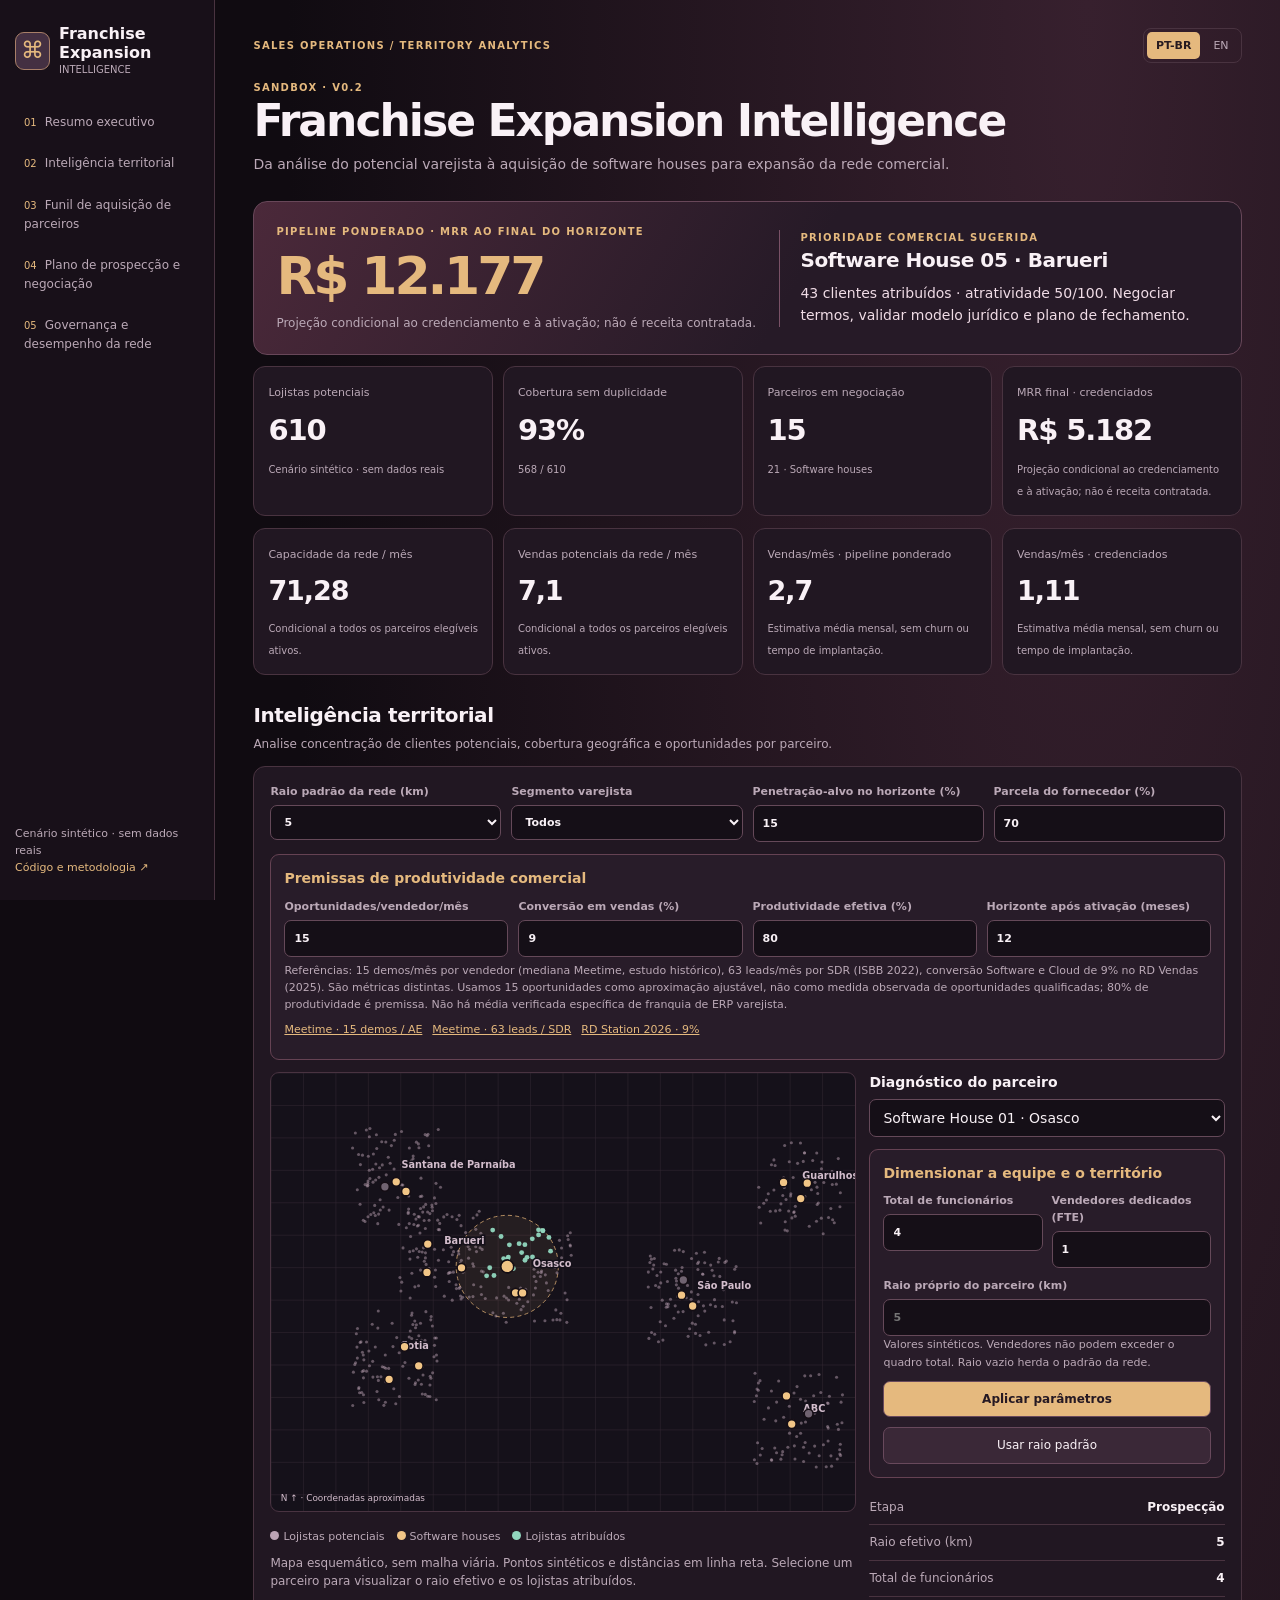
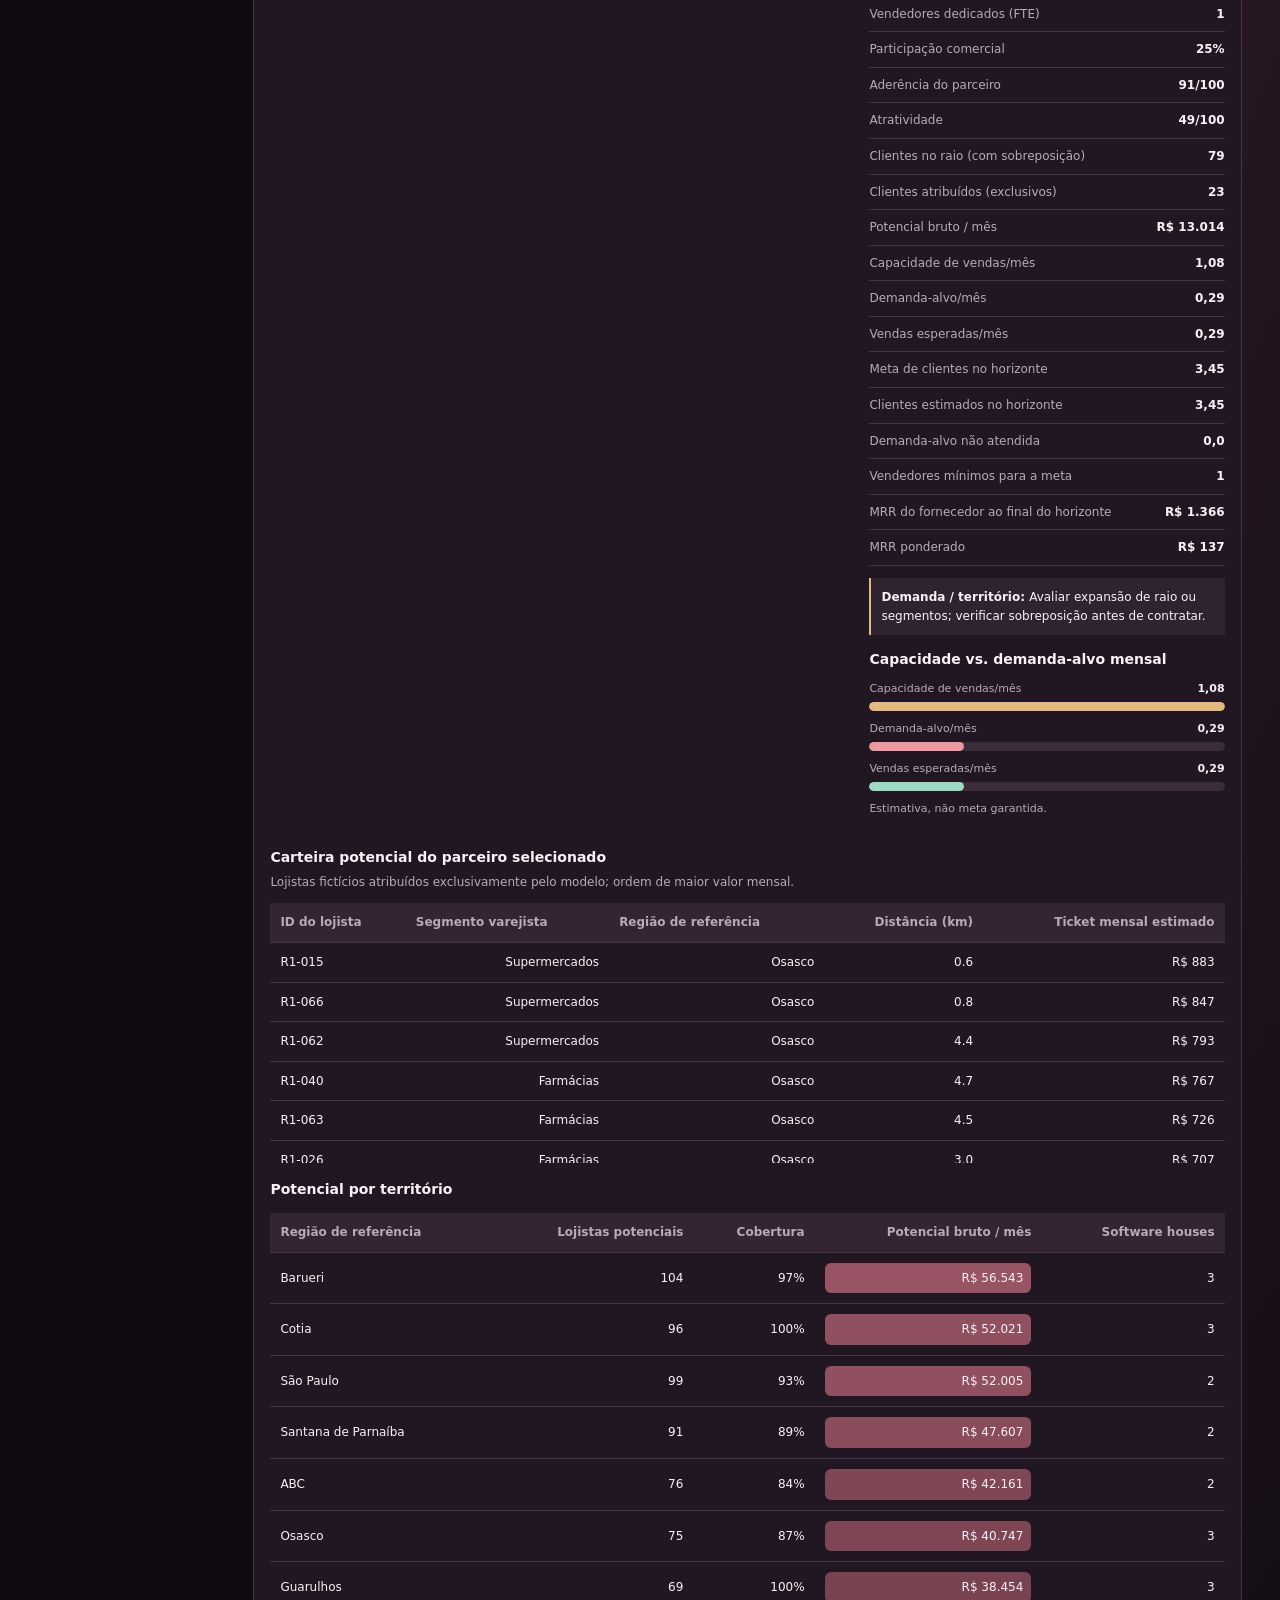
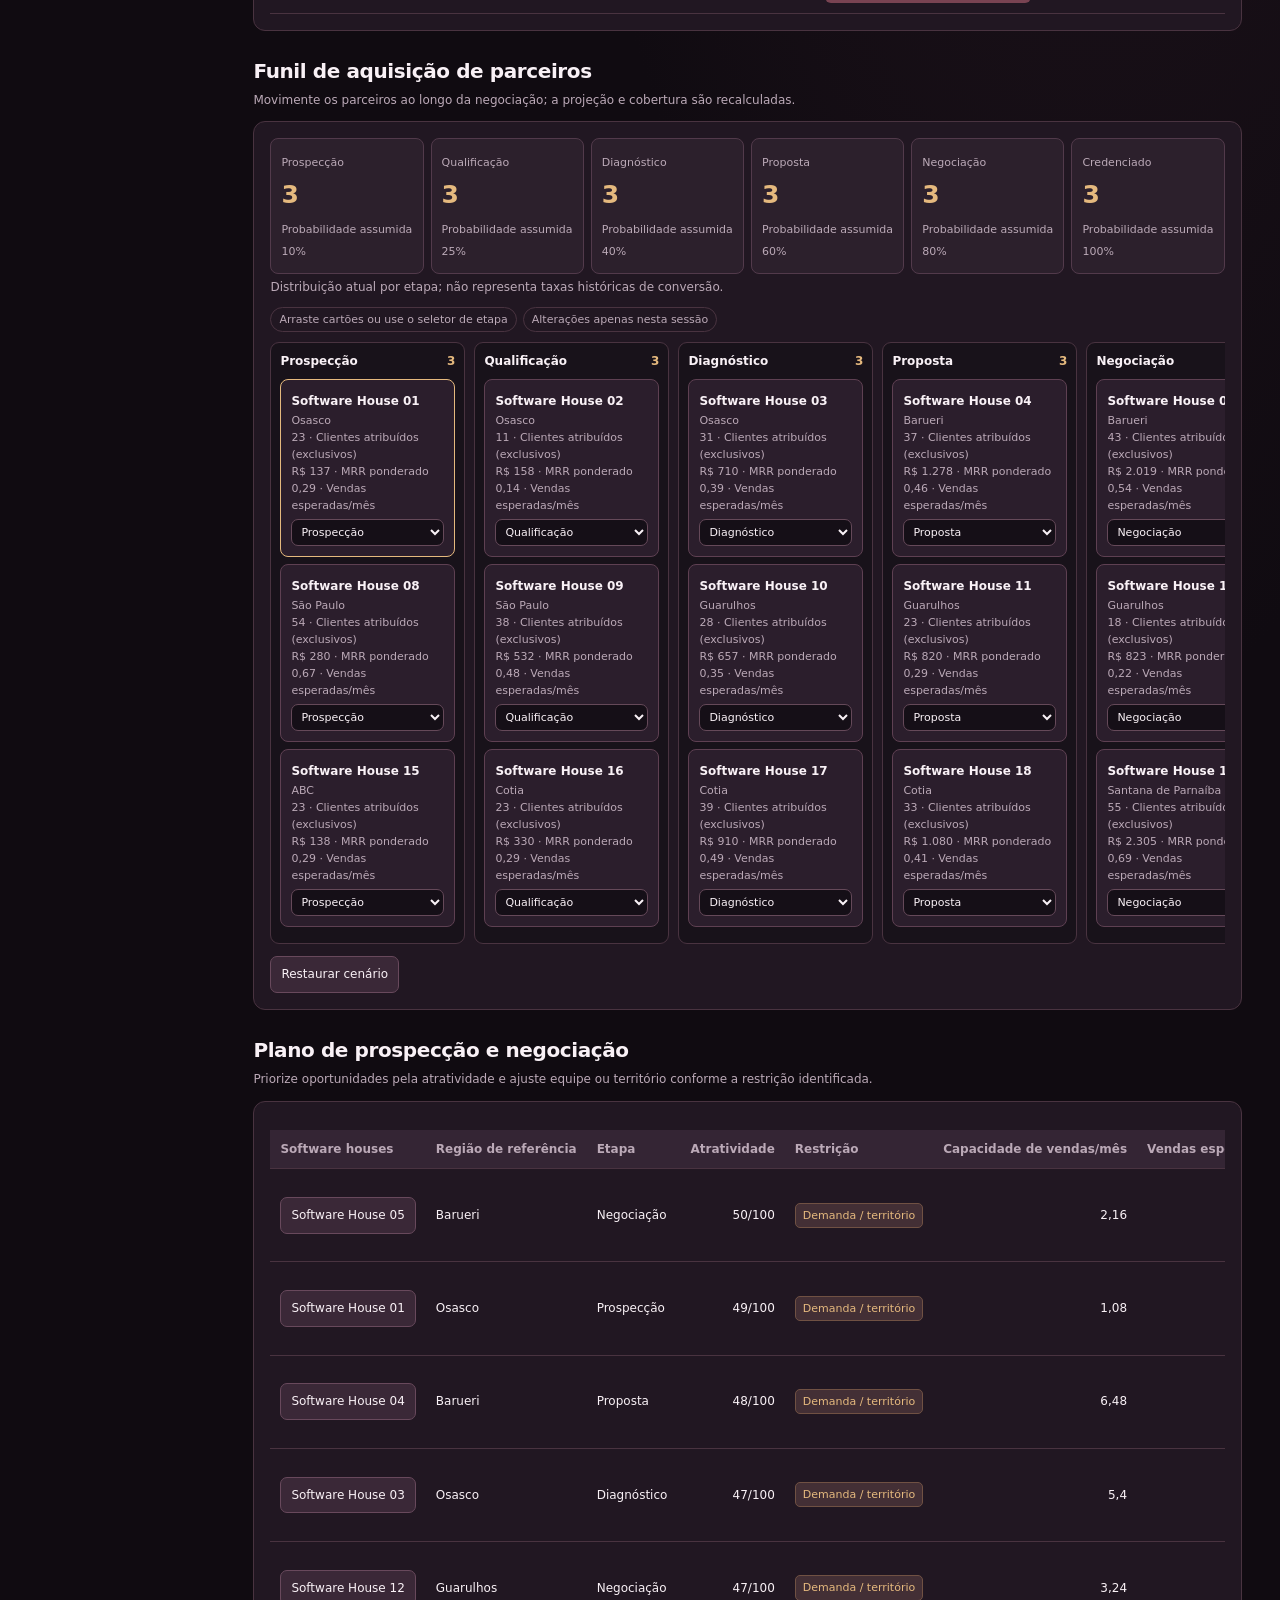
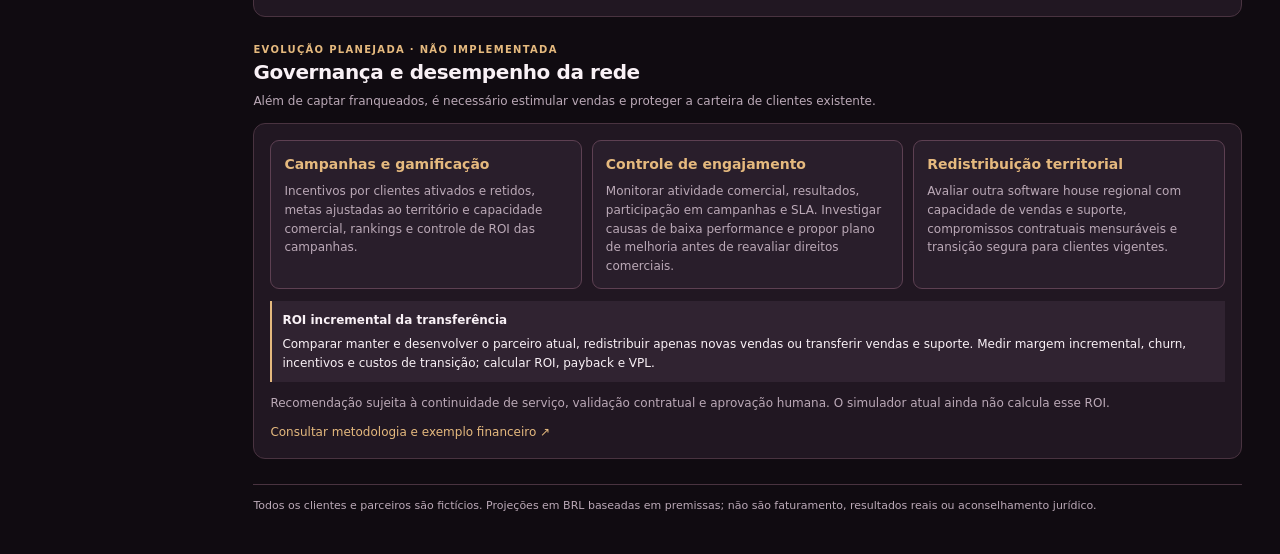
<file: docs/franchise-expansion-sandbox/index.html>
<!doctype html><html lang="pt-BR"><head><meta charset="utf-8"><meta name="viewport" content="width=device-width,initial-scale=1"><meta name="robots" content="noindex,nofollow"><title>Franchise Expansion Intelligence</title><style>
:root{color-scheme:dark;--bg:#100b11;--surface:#211722;--line:#493340;--gold:#e5b97e;--muted:#bba9b7;--ink:#f9f1f6;--mint:#9adbc2;--rose:#ec9a9e}*{box-sizing:border-box}html{scroll-behavior:smooth}body{margin:0;background:radial-gradient(ellipse at 85% 0,#37202e,var(--bg) 52%);color:var(--ink);font:14px/1.55 system-ui,sans-serif}h1,h2,h3,p{margin:0}h1{font-size:clamp(28px,4vw,44px);letter-spacing:-.045em;line-height:1.15}h2{font-size:20px;letter-spacing:-.02em}h3{font-size:14px}a{color:var(--gold);text-decoration:none}button,select,input{font:inherit}button{cursor:pointer}button:focus-visible,a:focus-visible,select:focus-visible,input:focus-visible{outline:2px solid var(--gold);outline-offset:3px}.shell{display:grid;grid-template-columns:215px minmax(0,1fr);min-height:100vh}.side{height:100vh;position:sticky;top:0;background:#181019;border-right:1px solid var(--line);padding:24px 15px;display:flex;flex-direction:column;gap:26px}.brand{display:flex;gap:9px;align-items:center}.symbol{display:grid;place-items:center;width:35px;height:38px;background:#443042;border:1px solid #a87f68;border-radius:9px;color:var(--gold);font-size:23px}.brand b{font-size:16px;line-height:1.2;display:block}.tiny,.eyebrow{color:var(--muted);font-size:10px}.eyebrow{color:var(--gold);letter-spacing:.13em;text-transform:uppercase;font-weight:750}.nav{display:grid;gap:5px}.nav a{padding:9px;border-radius:7px;color:var(--muted);font-size:12px}.nav a:hover{background:#332333;color:var(--ink)}.nav small{color:var(--gold);margin-right:8px}.sidefoot{margin-top:auto;font-size:11px;color:var(--muted)}main{max-width:1550px;width:100%;padding:28px clamp(14px,3vw,42px) 40px;margin:auto;min-width:0}.top{display:flex;justify-content:space-between;align-items:center;gap:10px;margin-bottom:17px}.lang{display:flex;gap:4px;border:1px solid var(--line);padding:3px;border-radius:8px}.lang button{border:0;color:var(--muted);background:none;padding:5px 9px;font-size:11px;border-radius:5px}.lang button.active{background:var(--gold);color:#271b20;font-weight:700}.intro{color:var(--muted);max-width:800px;margin-top:8px}.section{margin:25px 0;scroll-margin-top:15px}.head{margin-bottom:12px}.head p,.note{font-size:12px;color:var(--muted);margin-top:4px}.hero{background:linear-gradient(120deg,#4b293a,#261a27 55%);border:1px solid #684759;border-radius:14px;padding:22px;display:grid;grid-template-columns:1.1fr 1fr;gap:20px}.hero strong{font-size:clamp(30px,5vw,52px);display:block;letter-spacing:-.06em;color:var(--gold);line-height:1.2;margin:6px 0}.hero .message{border-left:1px solid #795166;padding-left:20px;align-self:center}.hero .message p{margin-top:7px;color:#f0dce6}.kpis{display:grid;grid-template-columns:repeat(4,minmax(0,1fr));gap:10px;margin-top:11px}.metric,.panel{border:1px solid var(--line);background:var(--surface);border-radius:12px;min-width:0}.metric{padding:14px}.metric span{font-size:11px;color:var(--muted)}.metric b{display:block;font-size:clamp(19px,2.3vw,29px);letter-spacing:-.04em;overflow-wrap:anywhere;margin:5px 0;font-variant-numeric:tabular-nums}.metric small{font-size:10px;color:var(--muted)}.panel{padding:16px}.split{display:grid;grid-template-columns:minmax(0,1.65fr) minmax(245px,1fr);gap:13px}.controls{display:grid;grid-template-columns:repeat(4,minmax(0,1fr));gap:10px;margin-bottom:12px}label{display:block;color:var(--muted);font-size:11px;font-weight:650}input,select{background:#150f17;color:var(--ink);border:1px solid #654959;border-radius:7px;padding:9px;width:100%;margin-top:5px;min-width:0}.btn{background:#3a2837;color:var(--ink);border:1px solid #68495c;border-radius:7px;padding:8px 10px;font-size:12px}.primary{background:var(--gold);color:#261923;font-weight:700}.map{width:100%;height:auto;min-height:250px;background:#15111a;border:1px solid #493341;border-radius:9px}.map text{font-family:system-ui;font-size:11px;fill:#d3bdcc}.map .city{font-size:12px;font-weight:700;paint-order:stroke;stroke:#15111a;stroke-width:4px}.legend{display:flex;gap:12px;flex-wrap:wrap;font-size:11px;color:var(--muted);margin:9px 0}.legend i{display:inline-block;width:9px;height:9px;border-radius:50%;margin-right:4px}.detail{display:flex;justify-content:space-between;gap:8px;padding:8px 0;border-bottom:1px solid var(--line);font-size:12px}.detail span{color:var(--muted)}.detail b{text-align:right}.action{background:#302331;border-left:2px solid var(--gold);padding:10px;margin:12px 0;font-size:12px}.tablewrap{overflow:auto;max-height:470px;margin-top:12px}table{border-collapse:collapse;white-space:nowrap;width:100%;font-size:12px;font-variant-numeric:tabular-nums}th,td{padding:10px;text-align:left;border-bottom:1px solid var(--line)}th{position:sticky;top:0;background:#342534;color:var(--muted)}.num{text-align:right}.heat{background:#4f3042;border-radius:6px;padding:6px 8px;display:block;text-align:right}.funnel{display:grid;grid-template-columns:repeat(6,minmax(105px,1fr));gap:7px;min-width:660px}.funnel div{background:#2c202c;border:1px solid #523a4b;border-radius:8px;padding:12px 10px}.funnel b{display:block;color:var(--gold);font-size:25px;margin:3px 0}.funnel span{font-size:11px;color:var(--muted)}.board{display:grid;grid-template-columns:repeat(7,minmax(195px,1fr));gap:9px;overflow:auto;padding-bottom:12px}.lane{background:#18121a;border:1px solid var(--line);border-radius:9px;padding:9px;min-height:270px}.lane.over{outline:2px dashed var(--gold)}.lane h3{display:flex;justify-content:space-between;align-items:center;gap:5px;font-size:12px;margin-bottom:9px}.lane h3 span{color:var(--gold)}.lead{border:1px solid #5e4052;background:#2b1e2c;border-radius:8px;padding:10px;margin:7px 0;cursor:grab}.lead.selected{border-color:var(--gold)}.lead button{border:0;background:none;color:var(--ink);padding:0;font-size:12px;font-weight:700;text-align:left}.lead button:hover{color:var(--gold)}.lead p{font-size:11px;color:var(--muted)}.lead select{font-size:11px;padding:5px}.chartscroll{overflow:auto}.foot{font-size:11px;color:var(--muted);border-top:1px solid var(--line);padding-top:12px}.chips{display:flex;gap:6px;flex-wrap:wrap;margin:10px 0}.chip{border:1px solid var(--line);border-radius:20px;padding:3px 8px;font-size:11px;color:var(--muted)}@media(max-width:980px){.shell{grid-template-columns:175px minmax(0,1fr)}.kpis,.controls{grid-template-columns:repeat(2,1fr)}.split{grid-template-columns:1fr}}@media(max-width:700px){.shell{display:block}.side{height:auto;position:static;padding:13px;gap:9px;border-right:0;border-bottom:1px solid var(--line)}.nav{display:flex;overflow:auto}.nav a{white-space:nowrap;padding:7px}.sidefoot{display:none}.hero{grid-template-columns:1fr;padding:16px;gap:12px}.hero .message{border-left:0;border-top:1px solid #795166;padding:12px 0 0}.metric{padding:10px}.kpis{gap:7px}.panel{padding:12px}main{padding:15px}.map{min-height:0}}
.capacity-grid{display:grid;grid-template-columns:repeat(4,minmax(0,1fr));gap:10px;margin:12px 0}.capacity-box{margin:12px 0;padding:13px;background:#281c29;border:1px solid #654253;border-radius:9px}.capacity-box h3{color:var(--gold);margin-bottom:8px}.capacity-controls{display:grid;grid-template-columns:repeat(2,minmax(0,1fr));gap:9px}.capacity-box .btn{width:100%;margin-top:10px}.capacity-bars{margin:14px 0;display:grid;gap:9px}.caprow{display:grid;grid-template-columns:minmax(0,1fr) auto;gap:5px;font-size:11px;color:var(--muted)}.caprow b{color:var(--ink);font-variant-numeric:tabular-nums}.captrack{grid-column:1/-1;background:#3a2c38;height:9px;border-radius:6px;overflow:hidden}.captrack i{display:block;height:100%;border-radius:6px}.bottleneck{display:inline-block;padding:3px 7px;border-radius:5px;color:var(--gold);background:#432f35;border:1px solid #705143;font-size:11px;white-space:nowrap}.bottleneck.limited{color:#ffb4b2;background:#512c36;border-color:#8c4957}.benchlinks{display:flex;gap:10px;flex-wrap:wrap;margin:8px 0;font-size:11px}.benchlinks a{text-decoration:underline}.cap-note{font-size:11px;color:var(--muted);line-height:1.55}.planwrap table td:last-child{white-space:normal;min-width:240px}.planwrap table td:last-child small{display:block;color:var(--muted);margin-top:4px}.planwrap table td:nth-child(5){white-space:normal;min-width:125px}.capacity-grid .metric b{font-size:clamp(18px,2.2vw,27px)}@media(max-width:900px){.capacity-grid{grid-template-columns:repeat(2,minmax(0,1fr))}}@media(max-width:700px){.capacity-controls{gap:6px}.capacity-box{padding:10px}}
.governance-grid{display:grid;grid-template-columns:repeat(3,minmax(0,1fr));gap:10px}.governance-grid article{padding:13px;background:#291e2b;border:1px solid #5d4052;border-radius:9px}.governance-grid h3{color:var(--gold);margin-bottom:7px}.governance-grid p{color:var(--muted);font-size:12px}.governance-grid+.action p{margin-top:5px}.governance-grid~a{display:inline-block;margin-top:10px;font-size:12px}@media(max-width:850px){.governance-grid{grid-template-columns:1fr}}</style></head><body><div class="shell"><aside class="side"><div class="brand"><div class="symbol">⌘</div><div><b>Franchise<br>Expansion</b><div class="tiny">INTELLIGENCE</div></div></div><nav class="nav"><a href="#executive"><small>01</small><span data-t="executive"></span></a><a href="#territory"><small>02</small><span data-t="territory"></span></a><a href="#pipeline"><small>03</small><span data-t="pipeline"></span></a><a href="#plan"><small>04</small><span data-t="plan"></span></a><a href="#governance"><small>05</small><span data-t="govTitle"></span></a></nav><div class="sidefoot"><p data-t="synthetic"></p><a href="https://github.com/denisisikawa/business-science-lab/tree/main/franchise-expansion-lab" data-t="docs"></a></div></aside>
<main><div class="top"><span class="eyebrow">Sales operations / Territory analytics</span><div class="lang"><button id="pt">PT-BR</button><button id="en">EN</button></div></div><header id="executive"><div class="eyebrow">Sandbox · v0.2</div><h1 data-t="title"></h1><p class="intro" data-t="intro"></p></header><section class="section"><div class="hero"><div><div class="eyebrow" data-t="forecast"></div><strong id="headline"></strong><p class="note" data-t="forecastNote"></p></div><div class="message"><div class="eyebrow" data-t="nextPriority"></div><h2 id="priority"></h2><p id="priorityText"></p></div></div><div class="kpis" id="metrics"></div><div class="capacity-grid" id="capacityTotals"></div></section>
<section id="territory" class="section"><div class="head"><h2 data-t="territory"></h2><p data-t="territorySub"></p></div><div class="panel"><div class="controls"><label><span data-t="radius"></span><select id="radius"><option>0</option><option>1</option><option>3</option><option selected>5</option><option>10</option><option>15</option><option>25</option><option>50</option></select></label><label><span data-t="segment"></span><select id="segment"></select></label><label><span data-t="penetration"></span><input type="number" id="penetration" min="0" max="100" value="15"></label><label><span data-t="share"></span><input type="number" id="share" min="0" max="100" value="70"></label></div><div class="capacity-box"><h3 data-t="capacityParams"></h3><div class="controls" style="margin-bottom:5px"><label><span data-t="opps"></span><input id="opps" type="number" min="0" max="200" value="15" step="1"></label><label><span data-t="win"></span><input id="win" type="number" min="0" max="100" value="9" step="1"></label><label><span data-t="utilization"></span><input id="utilization" type="number" min="0" max="100" value="80" step="5"></label><label><span data-t="horizon"></span><input id="horizon" type="number" min="1" max="36" value="12" step="1"></label></div><p class="cap-note" data-t="benchNote"></p><div class="benchlinks"><a href="https://meetime.com.br/blog/vendas/coaching/" target="_blank" rel="noopener">Meetime · 15 demos / AE</a><a href="https://meetime.com.br/blog/prospeccao/processo-de-prospeccao/" target="_blank" rel="noopener">Meetime · 63 leads / SDR</a><a href="https://www.rdstation.com/pesquisas/panoramas-rd-station/edicao-2026/vendas/maturidade-operacional/" target="_blank" rel="noopener">RD Station 2026 · 9%</a></div></div><div class="split"><div><div id="map"></div><div class="legend"><span><i style="background:#bca4b5"></i><span data-t="retail"></span></span><span><i style="background:#f1c586"></i><span data-t="partner"></span></span><span><i style="background:#91d6be"></i><span data-t="allocated"></span></span></div><p class="note" data-t="mapNote"></p></div><div><h3 data-t="partnerDetail"></h3><select id="partner"></select><div class="capacity-box"><h3 data-t="partnerParams"></h3><div class="capacity-controls"><label><span data-t="headcount"></span><input id="headcount" type="number" min="0" max="500" step="1"></label><label><span data-t="sellers"></span><input id="sellers" type="number" min="0" max="500" step="1"></label><label style="grid-column:1/-1"><span data-t="partnerRadius"></span><input id="partnerRadius" type="number" min="0" max="50" step="1"></label></div><p class="cap-note" data-t="staffNote"></p><button id="applyPartner" class="btn primary" data-t="applyPartner"></button><button id="clearRadius" class="btn" data-t="clearRadius"></button></div><div id="partnerDetail"></div><div id="capacityBars" class="capacity-bars"></div></div></div><h3 style="margin-top:16px" data-t="retailList"></h3><p class="note" data-t="retailListNote"></p><div class="tablewrap" style="max-height:260px"><table><thead><tr><th data-t="storeID"></th><th data-t="segment"></th><th data-t="region"></th><th class="num" data-t="distance"></th><th class="num" data-t="ticket"></th></tr></thead><tbody id="retailRows"></tbody></table></div><h3 style="margin-top:16px" data-t="regionRanking"></h3><div class="tablewrap"><table><thead><tr><th data-t="region"></th><th class="num" data-t="retail"></th><th class="num" data-t="coverage"></th><th class="num" data-t="potential"></th><th class="num" data-t="partner"></th></tr></thead><tbody id="regions"></tbody></table></div></div></section>
<section id="pipeline" class="section"><div class="head"><h2 data-t="pipeline"></h2><p data-t="pipelineSub"></p></div><div class="panel"><div class="chartscroll"><div id="funnel" class="funnel"></div></div><p class="note" data-t="funnelNote"></p><div class="chips"><span class="chip" data-t="drag"></span><span class="chip" data-t="session"></span></div><div id="board" class="board"></div><button class="btn" id="reset" data-t="reset"></button></div></section>
<section id="plan" class="section"><div class="head"><h2 data-t="plan"></h2><p data-t="planSub"></p></div><div class="panel"><div class="tablewrap planwrap"><table><thead><tr><th data-t="partner"></th><th data-t="region"></th><th data-t="stage"></th><th class="num" data-t="score"></th><th data-t="bottleneck"></th><th class="num" data-t="monthlyCapacity"></th><th class="num" data-t="monthlyWins"></th><th class="num" data-t="forecast"></th><th data-t="action"></th></tr></thead><tbody id="actions"></tbody></table></div></div></section><section id="governance" class="section"><div class="head"><div class="eyebrow" data-t="govPlanned"></div><h2 data-t="govTitle"></h2><p data-t="govIntro"></p></div><div class="panel"><div class="governance-grid"><article><h3 data-t="govIncentives"></h3><p data-t="govIncentivesText"></p></article><article><h3 data-t="govMonitor"></h3><p data-t="govMonitorText"></p></article><article><h3 data-t="govTransfer"></h3><p data-t="govTransferText"></p></article></div><div class="action"><strong data-t="govRoi"></strong><p data-t="govRoiText"></p></div><p class="note" data-t="govGate"></p><a href="https://github.com/denisisikawa/business-science-lab/blob/main/franchise-expansion-lab/docs/franchise-network-governance.md" target="_blank" rel="noopener noreferrer" data-t="govDocs"></a></div></section><p class="foot" data-t="footer"></p></main></div>
<script src="model.js"></script><script>
const T={pt:{executive:"Resumo executivo",territory:"Inteligência territorial",pipeline:"Funil de aquisição de parceiros",plan:"Plano de prospecção e negociação",synthetic:"Cenário sintético · sem dados reais",docs:"Código e metodologia ↗",title:"Franchise Expansion Intelligence",intro:"Da análise do potencial varejista à aquisição de software houses para expansão da rede comercial.",forecast:"Pipeline ponderado · MRR projetado",forecastNote:"Receita mensal estimada do fornecedor, não contratada.",nextPriority:"Prioridade comercial sugerida",territorySub:"Analise concentração de clientes potenciais, cobertura geográfica e oportunidades por parceiro.",radius:"Raio de atuação (km)",segment:"Segmento varejista",penetration:"Penetração esperada (%)",share:"Parcela do fornecedor (%)",retail:"Lojistas potenciais",partner:"Software houses",allocated:"Lojistas atribuídos",mapNote:"Mapa de coordenadas esquemático, sem malha viária. Pontos sintéticos; distâncias em linha reta. Selecione um parceiro para ver seu raio e leads atribuídos.",partnerDetail:"Diagnóstico do parceiro",regionRanking:"Potencial por território",region:"Região de referência",coverage:"Cobertura",potential:"Potencial bruto / mês",pipelineSub:"Movimente os parceiros ao longo da negociação; a projeção e cobertura são recalculadas.",funnelNote:"Distribuição atual por etapa; não representa taxas históricas de conversão.",drag:"Arraste cartões ou use o seletor de etapa",session:"Alterações apenas nesta sessão",reset:"Restaurar cenário",planSub:"Priorize os leads ativos por atratividade e use a próxima ação para orientar a negociação.",stage:"Etapa",score:"Atratividade",action:"Próxima ação",footer:"Todos os clientes e parceiros são fictícios. Projeções em BRL baseadas em premissas; não são faturamento, resultados reais ou aconselhamento jurídico.",ALL:"Todos",Grocery:"Supermercados",Fashion:"Moda",Pharmacy:"Farmácias","Food service":"Alimentação","Specialty retail":"Varejo especializado",PROSPECT:"Prospecção",QUALIFIED:"Qualificação",DISCOVERY:"Diagnóstico",PROPOSAL:"Proposta",NEGOTIATION:"Negociação",SIGNED:"Credenciado",LOST:"Perdido",aPROSPECT:"Identificar decisor e validar perfil comercial.",aQUALIFIED:"Validar carteira de varejo, especialização e conflitos de canal.",aDISCOVERY:"Mapear integrações, território e capacidade de implantação.",aPROPOSAL:"Definir margem, responsabilidades, suporte e piloto.",aNEGOTIATION:"Negociar termos, validar modelo jurídico e plano de fechamento.",aSIGNED:"Treinar equipe, ativar canal e acompanhar primeiras vendas.",aLOST:"Registrar motivo e reavaliar apenas quando justificável.",signed:"MRR projetado · credenciados",open:"Parceiros em negociação",unique:"Cobertura sem duplicidade",fit:"Aderência do parceiro",reachable:"Clientes no raio (com sobreposição)",assigned:"Clientes atribuídos (exclusivos)",projected:"MRR potencial do fornecedor",weighted:"MRR ponderado",none:"Nenhum parceiro ativo",prob:"Probabilidade assumida",priorityReason:"clientes atribuídos · atratividade",scope:"Premissas"},en:{executive:"Executive summary",territory:"Territory intelligence",pipeline:"Partner acquisition funnel",plan:"Prospecting & negotiation plan",synthetic:"Synthetic scenario · no real records",docs:"Code & methodology ↗",title:"Franchise Expansion Intelligence",intro:"From retail market potential to the acquisition of local software houses for channel expansion.",forecast:"Weighted pipeline · projected MRR",forecastNote:"Estimated vendor monthly revenue, not booked.",nextPriority:"Suggested commercial priority",territorySub:"Analyze potential retail density, geographic coverage and opportunities per partner.",radius:"Service radius (km)",segment:"Retail vertical",penetration:"Assumed penetration (%)",share:"Vendor revenue share (%)",retail:"Potential retailers",partner:"Software houses",allocated:"Allocated retailers",mapNote:"Schematic coordinate map, not a road network. Synthetic points and straight-line distances. Select a partner to view radius and allocated leads.",partnerDetail:"Partner diagnosis",regionRanking:"Territory potential",region:"Reference region",coverage:"Coverage",potential:"Gross monthly potential",pipelineSub:"Move partners through negotiation stages; projections and coverage are recalculated.",funnelNote:"Current stage distribution; not historical conversion rates.",drag:"Drag cards or select a stage",session:"Changes are session-only",reset:"Reset scenario",planSub:"Rank active leads by attractiveness and use next actions to guide negotiation.",stage:"Stage",score:"Attractiveness",action:"Next action",footer:"All customers and partners are fictional. BRL projections depend on assumptions; not actual revenue, results or legal advice.",ALL:"All",Grocery:"Grocery",Fashion:"Fashion",Pharmacy:"Pharmacy","Food service":"Food service","Specialty retail":"Specialty retail",PROSPECT:"Prospecting",QUALIFIED:"Qualification",DISCOVERY:"Discovery",PROPOSAL:"Proposal",NEGOTIATION:"Negotiation",SIGNED:"Signed",LOST:"Lost",aPROSPECT:"Identify decision maker and verify commercial profile.",aQUALIFIED:"Validate retail portfolio, expertise and channel conflicts.",aDISCOVERY:"Map integrations, territory and implementation capacity.",aPROPOSAL:"Define margin, responsibilities, support and pilot.",aNEGOTIATION:"Negotiate terms, validate legal model and closing plan.",aSIGNED:"Train team, activate channel and track first wins.",aLOST:"Record reason and revisit only if justified.",signed:"Projected MRR · signed",open:"Open partner leads",unique:"Deduplicated coverage",fit:"Partner fit",reachable:"Retailers within radius (may overlap)",assigned:"Allocated retailers (exclusive)",projected:"Potential vendor MRR",weighted:"Weighted MRR",none:"No active partner",prob:"Assumed probability",priorityReason:"allocated retailers · attractiveness",scope:"Assumptions"}};
Object.assign(T.pt,{retailList:"Carteira potencial do parceiro selecionado",retailListNote:"Lojistas fictícios atribuídos exclusivamente pelo modelo; ordem de maior valor mensal.",storeID:"ID do lojista",distance:"Distância (km)",ticket:"Ticket mensal estimado",noRetail:"Nenhum lojista atribuído."});Object.assign(T.en,{retailList:"Selected partner's potential portfolio",retailListNote:"Fictional retailers exclusively allocated by the model, ranked by estimated monthly ticket.",storeID:"Retailer ID",distance:"Distance (km)",ticket:"Estimated monthly ticket",noRetail:"No allocated retailers."});
Object.assign(T.pt,{"forecast":"Pipeline ponderado · MRR ao final do horizonte","forecastNote":"Projeção condicional ao credenciamento e à ativação; não é receita contratada.","radius":"Raio padrão da rede (km)","penetration":"Penetração-alvo no horizonte (%)","capacityParams":"Premissas de produtividade comercial","opps":"Oportunidades/vendedor/mês","win":"Conversão em vendas (%)","utilization":"Produtividade efetiva (%)","horizon":"Horizonte após ativação (meses)","benchNote":"Referências: 15 demos/mês por vendedor (mediana Meetime, estudo histórico), 63 leads/mês por SDR (ISBB 2022), conversão Software e Cloud de 9% no RD Vendas (2025). São métricas distintas. Usamos 15 oportunidades como aproximação ajustável, não como medida observada de oportunidades qualificadas; 80% de produtividade é premissa. Não há média verificada específica de franquia de ERP varejista.","partnerParams":"Dimensionar a equipe e o território","headcount":"Total de funcionários","sellers":"Vendedores dedicados (FTE)","partnerRadius":"Raio próprio do parceiro (km)","staffNote":"Valores sintéticos. Vendedores não podem exceder o quadro total. Raio vazio herda o padrão da rede.","applyPartner":"Aplicar parâmetros","clearRadius":"Usar raio padrão","monthlyCapacity":"Capacidade de vendas/mês","monthlyWins":"Vendas esperadas/mês","monthlyDemand":"Demanda-alvo/mês","targetWins":"Meta de clientes no horizonte","wins":"Clientes estimados no horizonte","unserved":"Demanda-alvo não atendida","requiredSellers":"Vendedores mínimos para a meta","bottleneck":"Restrição","teamLimit":"Equipe comercial","marketLimit":"Demanda / território","noMarket":"Sem clientes atribuídos","lost":"Parceiro perdido","teamAction":"Reforçar equipe ou produtividade; validar capacidade de implantação.","marketAction":"Avaliar expansão de raio ou segmentos; verificar sobreposição antes de contratar.","noMarketAction":"Redefinir território ou posicionamento antes de investir em equipe.","lostAction":"Não incluir na projeção.","networkCapacity":"Capacidade da rede / mês","networkSales":"Vendas potenciais da rede / mês","networkNote":"Condicional a todos os parceiros elegíveis ativos.","weightedMonthly":"Vendas/mês · pipeline ponderado","signedMonthly":"Vendas/mês · credenciados","staffRatio":"Participação comercial","radiusActual":"Raio efetivo (km)","conditional":"Estimativa média mensal, sem churn ou tempo de implantação.","comparison":"Capacidade vs. demanda-alvo mensal","monthlyEstimated":"Estimativa, não meta garantida.","unfeasible":"Não viável com premissas atuais","projected":"MRR do fornecedor ao final do horizonte","signed":"MRR final · credenciados","priorityReason":"clientes atribuídos · atratividade","actionsExtra":"Recomendação de capacidade","mapNote":"Mapa esquemático, sem malha viária. Pontos sintéticos e distâncias em linha reta. Selecione um parceiro para visualizar o raio efetivo e os lojistas atribuídos.","planSub":"Priorize oportunidades pela atratividade e ajuste equipe ou território conforme a restrição identificada."});Object.assign(T.en,{"forecast":"Weighted pipeline · end-horizon MRR","forecastNote":"Conditional on partner signing and activation; not booked revenue.","radius":"Default network radius (km)","penetration":"Target penetration over horizon (%)","capacityParams":"Sales productivity assumptions","opps":"Opportunities/rep/month","win":"Sales conversion (%)","utilization":"Effective productivity (%)","horizon":"Months after activation","benchNote":"References: 15 demos/rep/month (Meetime historical median), 63 leads/SDR/month (ISBB 2022), 9% Software & Cloud conversion in RD CRM (2025). These measure distinct funnel stages. We use 15 opportunities as an adjustable proxy, not observed qualified opportunities; 80% productivity is an assumption. No verified retail ERP franchise-specific average.","partnerParams":"Size the team and territory","headcount":"Total employees","sellers":"Dedicated sales reps (FTE)","partnerRadius":"Partner-specific radius (km)","staffNote":"Synthetic values. Sellers cannot exceed headcount. Blank radius inherits the network default.","applyPartner":"Apply parameters","clearRadius":"Use default radius","monthlyCapacity":"Sales capacity/month","monthlyWins":"Expected wins/month","monthlyDemand":"Target demand/month","targetWins":"Target customers over horizon","wins":"Estimated customers over horizon","unserved":"Unmet target demand","requiredSellers":"Minimum reps for target","bottleneck":"Constraint","teamLimit":"Sales team","marketLimit":"Demand / territory","noMarket":"No allocated customers","lost":"Lost partner","teamAction":"Increase staffing or productivity; verify implementation capacity.","marketAction":"Evaluate a larger radius or more segments; check overlap before hiring.","noMarketAction":"Reassess territory or positioning before hiring.","lostAction":"Exclude from forecast.","networkCapacity":"Network capacity/month","networkSales":"Potential network wins/month","networkNote":"Conditional on all eligible partners operating.","weightedMonthly":"Wins/month · weighted pipeline","signedMonthly":"Wins/month · signed","staffRatio":"Sales staff share","radiusActual":"Effective radius (km)","conditional":"Average monthly estimate; excludes churn and implementation lead time.","comparison":"Capacity vs. monthly target demand","monthlyEstimated":"Estimate, not a guaranteed quota.","unfeasible":"Not feasible at current assumptions","projected":"Vendor MRR at end of horizon","signed":"End-horizon MRR · signed","priorityReason":"allocated retailers · attractiveness","actionsExtra":"Capacity recommendation","mapNote":"Schematic map without road network. Synthetic points and straight-line distances. Select a partner to see its effective radius and allocated retailers.","planSub":"Rank opportunities by attractiveness and adjust headcount or territory based on the identified constraint."});
Object.assign(T.pt,{"govPlanned":"Evolução planejada · não implementada","govTitle":"Governança e desempenho da rede","govIntro":"Além de captar franqueados, é necessário estimular vendas e proteger a carteira de clientes existente.","govIncentives":"Campanhas e gamificação","govIncentivesText":"Incentivos por clientes ativados e retidos, metas ajustadas ao território e capacidade comercial, rankings e controle de ROI das campanhas.","govMonitor":"Controle de engajamento","govMonitorText":"Monitorar atividade comercial, resultados, participação em campanhas e SLA. Investigar causas de baixa performance e propor plano de melhoria antes de reavaliar direitos comerciais.","govTransfer":"Redistribuição territorial","govTransferText":"Avaliar outra software house regional com capacidade de vendas e suporte, compromissos contratuais mensuráveis e transição segura para clientes vigentes.","govRoi":"ROI incremental da transferência","govRoiText":"Comparar manter e desenvolver o parceiro atual, redistribuir apenas novas vendas ou transferir vendas e suporte. Medir margem incremental, churn, incentivos e custos de transição; calcular ROI, payback e VPL.","govGate":"Recomendação sujeita à continuidade de serviço, validação contratual e aprovação humana. O simulador atual ainda não calcula esse ROI.","govDocs":"Consultar metodologia e exemplo financeiro ↗"});Object.assign(T.en,{"govPlanned":"Planned extension · not implemented","govTitle":"Network governance & performance","govIntro":"Beyond acquiring franchisees, the network must stimulate sales and protect existing customers.","govIncentives":"Campaigns & gamification","govIncentivesText":"Reward activated and retained customers, capacity- and territory-adjusted targets, rankings and campaign ROI tracking.","govMonitor":"Engagement monitoring","govMonitorText":"Track sales activity, outcomes, campaign participation and SLAs. Investigate underperformance and introduce an improvement plan before reviewing commercial rights.","govTransfer":"Territory reallocation","govTransferText":"Assess another regional software house with adequate sales and support capacity, measurable contractual commitments and a safe transition for existing customers.","govRoi":"Incremental reallocation ROI","govRoiText":"Compare retaining and developing the current partner, reallocating only new sales, or transferring sales and support. Measure incremental contribution, churn, incentives and transition costs; calculate ROI, payback and NPV.","govGate":"Subject to service continuity, contract validation and human approval. This ROI is not calculated by the current simulator.","govDocs":"Read methodology and financial example ↗"});
const $=id=>document.getElementById(id), stages=["PROSPECT","QUALIFIED","DISCOVERY","PROPOSAL","NEGOTIATION","SIGNED","LOST"], probs=[10,25,40,60,80,100,0];let lang='pt',data=createScenario(), selected=data.partners[0].id,model;try{lang=localStorage.getItem('franchise-lang')==='en'?'en':'pt'}catch{}
const t=k=>T[lang][k]||k, money=x=>new Intl.NumberFormat(lang==='pt'?'pt-BR':'en-US',{style:'currency',currency:'BRL',maximumFractionDigits:0}).format(x),n=x=>Number(x).toLocaleString(lang==='pt'?'pt-BR':'en-US'),pct=x=>Math.round(x*100)+'%';
function el(tag,cls,text){const e=document.createElement(tag);if(cls)e.className=cls;if(text!==undefined)e.textContent=text;return e}
function fillOptions(node,options,chosen){node.replaceChildren(...options.map(([v,label])=>{const o=el('option','',label);o.value=v;return o}));node.value=chosen}
function metric(a,b,c){const x=el('div','metric');x.append(el('span','',a),el('b','',b),el('small','',c));return x}
function setLang(l){lang=l;try{localStorage.setItem('franchise-lang',l)}catch{}document.documentElement.lang=l==='pt'?'pt-BR':'en';document.querySelectorAll('[data-t]').forEach(e=>e.textContent=t(e.dataset.t));$('pt').classList.toggle('active',l==='pt');$('en').classList.toggle('active',l==='en');const seg=$('segment').value||'ALL';fillOptions($('segment'),['ALL',...data.segments].map(s=>[s,t(s)]),seg);render()}
$('pt').onclick=()=>setLang('pt');$('en').onclick=()=>setLang('en');
const bounded=(id,min,max)=>Math.min(max,Math.max(min,Number($(id).value)||0));const value=id=>bounded(id,0,100)/100;
const dec=x=>Number(x).toLocaleString(lang==='pt'?'pt-BR':'en-US',{minimumFractionDigits:1,maximumFractionDigits:2});
const capacityAction=p=>t(p.bottleneck==='teamLimit'?'teamAction':p.bottleneck==='marketLimit'?'marketAction':p.bottleneck==='noMarket'?'noMarketAction':'lostAction');
function renderCapacity(){const m=model;$('capacityTotals').replaceChildren(metric(t('networkCapacity'),dec(m.monthlyCapacity),t('networkNote')),metric(t('networkSales'),dec(m.monthlyWins),t('networkNote')),metric(t('weightedMonthly'),dec(m.weightedMonthlyWins),t('conditional')),metric(t('signedMonthly'),dec(m.signedMonthlyWins),t('conditional')))}
function renderPartnerSettings(){const p=model.partners.find(p=>p.id===selected),raw=data.partners.find(p=>p.id===selected);if(!p||!raw)return;$('headcount').value=p.headcount;$('sellers').value=p.sellers;$('sellers').max=p.headcount;$('partnerRadius').value=raw.radiusOverride??'';$('partnerRadius').placeholder=String(p.radius)}
$('applyPartner').onclick=()=>{const p=data.partners.find(p=>p.id===selected);if(!p)return;p.headcount=Math.floor(bounded('headcount',0,500));p.sellers=bounded('sellers',0,p.headcount);p.radiusOverride=$('partnerRadius').value.trim()===''?null:bounded('partnerRadius',0,50);render()};
$('clearRadius').onclick=()=>{const p=data.partners.find(p=>p.id===selected);if(p){p.radiusOverride=null;render()}};
function render(){model=analyze(data,Number($('radius').value),value('penetration'),value('share'),$('segment').value||'ALL',{opps:bounded('opps',0,200),win:value('win'),utilization:value('utilization'),horizon:bounded('horizon',1,36)});const m=model, active=m.partners.filter(p=>p.stage!=="SIGNED"&&p.stage!=="LOST").sort((a,b)=>b.score-a.score||b.projected-a.projected);const top=active[0];$('headline').textContent=money(m.weighted);$('priority').textContent=top?top.name+" · "+top.region:t('none');$('priorityText').textContent=top?n(top.allocated)+' '+t('priorityReason')+' '+top.score+'/100. '+t('a'+top.stage):'';$('metrics').replaceChildren(metric(t('retail'),n(m.clients.length),t('synthetic')),metric(t('unique'),pct(m.clients.length?m.covered/m.clients.length:0),n(m.covered)+' / '+n(m.clients.length)),metric(t('open'),n(active.length),n(m.partners.length)+' · '+t('partner')),metric(t('signed'),money(m.signed),t('forecastNote')));
fillOptions($('partner'),m.partners.map(p=>[p.id,p.name+' · '+p.region]),selected);renderCapacity();renderPartnerSettings();renderMap();renderDetail();renderRetail();renderRegions();renderBoard();renderActions(active)}
const NS='http://www.w3.org/2000/svg';function svgEl(tag,attrs,text){const e=document.createElementNS(NS,tag);for(const [k,v] of Object.entries(attrs))e.setAttribute(k,v);if(text)e.textContent=text;return e}
function renderMap(){const w=720,h=540,left=24,top=24,scale=1400,lon0=-47.02,lat0=-23.37,cos=Math.cos(-23.55*Math.PI/180);const x=lon=>left+(lon-lon0)*scale*cos,y=lat=>top+(lat0-lat)*scale;const svg=svgEl('svg',{viewBox:'0 0 '+w+' '+h,class:'map',role:'img','aria-label':t('territory')});for(let i=0;i<w;i+=40)svg.append(svgEl('path',{d:'M'+i+' 0V'+h,stroke:'#332732','stroke-width':'.7'}));for(let i=0;i<h;i+=40)svg.append(svgEl('path',{d:'M0 '+i+'H'+w,stroke:'#332732','stroke-width':'.7'}));const p=model.partners.find(p=>p.id===selected);if(p){const r=p.radius/111.2*scale;svg.append(svgEl('circle',{cx:x(p.lon),cy:y(p.lat),r,fill:'#dfb178','fill-opacity':'.08',stroke:'#d8aa73','stroke-dasharray':'5 4'}))}
for(const c of model.clients){const allocated=model.assignment.get(c.id)===selected, dot=svgEl('circle',{cx:x(c.lon),cy:y(c.lat),r:allocated?3:1.9,fill:allocated?'#91d6be':'#bca4b5',opacity:allocated?'.95':'.48'});dot.append(svgEl('title',{},c.id+' · '+t(c.segment)+' · '+money(c.ticket)));svg.append(dot)}
for(const [region,lat,lon] of data.hubs){svg.append(svgEl('text',{x:x(lon)+6,y:y(lat)-11,class:'city'},region))}
for(const q of model.partners){const dot=svgEl('circle',{cx:x(q.lon),cy:y(q.lat),r:q.id===selected?8:5.5,fill:q.stage==='LOST'?'#706371':'#f1c586',stroke:'#140d14','stroke-width':'2',tabindex:'0',role:'button','aria-label':q.name});dot.style.cursor='pointer';dot.append(svgEl('title',{},q.name+' · '+t(q.stage)));dot.onclick=()=>{selected=q.id;render()};dot.onkeydown=e=>{if(e.key==='Enter'||e.key===' '){e.preventDefault();selected=q.id;render()}};svg.append(dot)}if(p){const xx=x(p.lon),yy=y(p.lat),rr=p.radius/111.2*scale,margin=18;const minX=Math.min(0,xx-rr-margin),minY=Math.min(0,yy-rr-margin),maxX=Math.max(w,xx+rr+margin),maxY=Math.max(h,yy+rr+margin);svg.setAttribute('viewBox',[minX,minY,maxX-minX,maxY-minY].join(' '))}svg.append(svgEl('text',{x:12,y:h-12},'N ↑  ·  '+(lang==='pt'?'Coordenadas aproximadas':'Approximate coordinates')));$('map').replaceChildren(svg)}
function renderDetail(){const p=model.partners.find(p=>p.id===selected);if(!p)return;const pairs=[[t('stage'),t(p.stage)],[t('radiusActual'),n(p.radius)],[t('headcount'),n(p.headcount)],[t('sellers'),n(p.sellers)],[t('staffRatio'),pct(p.headcount?p.sellers/p.headcount:0)],[t('fit'),p.fit+'/100'],[t('score'),p.score+'/100'],[t('reachable'),n(p.reachable)],[t('assigned'),n(p.allocated)],[t('potential'),money(p.potential)],[t('monthlyCapacity'),dec(p.monthlyCapacity)],[t('monthlyDemand'),dec(p.monthlyDemand)],[t('monthlyWins'),dec(p.avgMonthlyWins)],[t('targetWins'),dec(p.targetWins)],[t('wins'),dec(p.wins)],[t('unserved'),dec(p.unserved)],[t('requiredSellers'),p.requiredSellers===null?t('unfeasible'):n(p.requiredSellers)],[t('projected'),money(p.projected)],[t('weighted'),money(p.weighted)]];const nodes=pairs.map(([k,v])=>{const d=el('div','detail');d.append(el('span','',k),el('b','',v));return d});const a=el('div','action');a.append(el('b','',t(p.bottleneck)+': '),document.createTextNode(capacityAction(p)));$('partnerDetail').replaceChildren(...nodes,a);const max=Math.max(1,p.monthlyCapacity,p.monthlyDemand,p.avgMonthlyWins);const bars=[[t('monthlyCapacity'),p.monthlyCapacity,'#e5b97e'],[t('monthlyDemand'),p.monthlyDemand,'#ec9a9e'],[t('monthlyWins'),p.avgMonthlyWins,'#9adbc2']].map(([label,v,color])=>{const line=el('div','caprow'),track=el('div','captrack'),bar=el('i');bar.style.width=v/max*100+'%';bar.style.background=color;track.append(bar);line.append(el('span','',label),el('b','',dec(v)),track);return line});$('capacityBars').replaceChildren(el('h3','',t('comparison')),...bars,el('p','cap-note',t('monthlyEstimated')))}
function row(values){const r=el('tr');values.forEach((v,i)=>{const cell=el('td',i?'num':'');if(typeof v==='object')cell.append(v);else cell.textContent=v;r.append(cell)});return r}
function renderRetail(){const p=model.partners.find(p=>p.id===selected);const leads=model.clients.filter(c=>model.assignment.get(c.id)===selected).sort((a,b)=>b.ticket-a.ticket);const rows=leads.map(c=>row([c.id,t(c.segment),c.region,distance(c,p).toFixed(1),money(c.ticket)]));if(!rows.length){const r=el('tr'),td=el('td','',t('noRetail'));td.colSpan=5;r.append(td);rows.push(r)}$('retailRows').replaceChildren(...rows)}
function renderRegions(){const regions=[...model.byRegion].sort((a,b)=>b.tam-a.tam),max=Math.max(1,...regions.map(x=>x.tam));$('regions').replaceChildren(...regions.map(r=>{const heat=el('span','heat',money(r.tam));heat.style.background='rgba(182,99,116,'+(.15+.65*r.tam/max)+')';return row([r.region,n(r.clients),pct(r.clients?r.covered/r.clients:0),heat,n(r.partners)])}))}
function move(id,stage){const p=data.partners.find(p=>p.id===id);if(!p||!stages.includes(stage))return;p.stage=stage;selected=id;render()}
function renderBoard(){const m=model;$('funnel').replaceChildren(...stages.slice(0,-1).map((s,i)=>{const ps=m.partners.filter(p=>p.stage===s),x=el('div');x.append(el('span','',t(s)),el('b','',n(ps.length)),el('span','',t('prob')+' '+probs[i]+'%'));return x}));$('board').replaceChildren(...stages.map(s=>{const lane=el('div','lane');const ps=m.partners.filter(p=>p.stage===s);const title=el('h3','',t(s));title.append(el('span','',n(ps.length)));lane.append(title);lane.ondragover=e=>{e.preventDefault();lane.classList.add('over')};lane.ondragleave=()=>lane.classList.remove('over');lane.ondrop=e=>{e.preventDefault();lane.classList.remove('over');move(e.dataTransfer.getData('text/plain'),s)};for(const p of ps){const card=el('article','lead'+(p.id===selected?' selected':''));card.draggable=true;card.ondragstart=e=>e.dataTransfer.setData('text/plain',p.id);const name=el('button','',p.name);name.onclick=()=>{selected=p.id;render();$('territory').scrollIntoView()};const dropdown=el('select');dropdown.setAttribute('aria-label',t('stage')+' '+p.name);fillOptions(dropdown,stages.map(k=>[k,t(k)]),s);dropdown.onchange=()=>move(p.id,dropdown.value);card.append(name,el('p','',p.region),el('p','',n(p.allocated)+' · '+t('assigned')),el('p','',money(p.weighted)+' · '+t('weighted')),el('p','',dec(p.avgMonthlyWins)+' · '+t('monthlyWins')),dropdown);lane.append(card)}return lane}))}
function renderActions(active){$('actions').replaceChildren(...active.map(p=>{const a=el('button','btn',p.name);a.onclick=()=>{selected=p.id;render();$('territory').scrollIntoView()};const tr=el('tr');const c=el('td');c.append(a);const constraint=el('td'),badge=el('span','bottleneck'+(p.bottleneck==='teamLimit'?' limited':''),t(p.bottleneck));constraint.append(badge);const next=el('td','',t('a'+p.stage));next.append(el('small','',capacityAction(p)));tr.append(c,el('td','',p.region),el('td','',t(p.stage)),el('td','num',p.score+'/100'),constraint,el('td','num',dec(p.monthlyCapacity)),el('td','num',dec(p.avgMonthlyWins)),el('td','num',money(p.weighted)),next);return tr}))}
$('partner').onchange=()=>{selected=$('partner').value;render()};['radius','segment','penetration','share','opps','win','utilization','horizon'].forEach(id=>$(id).onchange=render);$('reset').onclick=()=>{data=createScenario();selected=data.partners[0].id;render()};setLang(lang);
</script></body></html>
</file>
<file: docs/portfolio-refinement.css>
/* Refinement of the existing royal burgundy identity. No runtime dependencies. */
:root {
  --reading: #e5d8e0;
  --secondary: #cbb8c5;
  --control-border: #a77890;
  --hub: #482038;
  --focus: var(--gold);
  --label-size: .875rem;
}
html, body { overflow-x: clip; }
body { font-size: 1rem; }
h1, h2, h3, h4 { overflow-wrap: break-word; min-width: 0; }
.hero h1 { font-size: clamp(2.6rem, 4.9vw, 4.5rem); letter-spacing: -.045em; line-height: 1.12; }
.hero h1 .hero-special { letter-spacing: -.045em; }
.hero { grid-template-columns: minmax(0,1.15fr) minmax(0,1fr); gap: clamp(2rem,4vw,4rem); padding-block: clamp(2.5rem,5vw,4.5rem); align-items: center; }
.hero-lead { font-size: 1.0625rem; line-height: 1.75; max-width: 58ch; margin-block: 1.5rem 2rem; color: var(--reading); }
.hero .hello { font-size: 1rem; margin-block: 1.5rem .8rem; }
.operating-principles { color: var(--secondary); font-size: var(--label-size); margin: .5rem 0 0; }
.eyebrow { font: 600 1rem/1.5 var(--sans); letter-spacing: 0; }
.eyebrow::before { display: none; }
.professional-profile { background: var(--surface); border-radius: 14px; padding: clamp(1.25rem,2.5vw,2rem); }
.profile-avatar { width: 104px; height: 104px; margin: 0 0 1.25rem; border-radius: 16px; box-shadow: none; }
.professional-profile h2 { font-size: 1.25rem; }
.professional-profile dl>div { grid-template-columns: minmax(0,1fr); gap: .3rem; padding-block: .75rem; }
.professional-profile dt, .professional-profile dd { font-size: .9375rem; }
.professional-profile dd { color: var(--reading); line-height: 1.6; }
.nav a, .footer-links, .lang button, .filter, .btn { font-size: var(--label-size); }
.nav a { padding-block: .75rem; }
.lang button { min-width: 40px; min-height: 40px; color: var(--reading); }
.filter { min-height: 44px; padding: .6rem 1rem; border-color: var(--control-border); transition: background .15s,border-color .15s; }
.btn { justify-content: center; gap: .5rem; border-radius: 8px; }
.btn:hover { transform: translateY(-2px); }
.btn-gold { background: var(--gold); box-shadow: none; }
.metric small { font-size: .9375rem; color: var(--reading); }
.metric strong { font-size: 2.25rem; }
.sect-head h2,.section-title { font-size: clamp(2rem,3.5vw,3rem); letter-spacing: -.04em; }
.sect-head>p { font-size: 1rem; }
.project-scope p { max-width: 90ch; font-size: .9375rem; line-height: 1.65; }
.project-accordions { max-width: none; gap: 20px; }
.project-accordion { background: var(--surface); border-color: var(--control-border); border-radius: 12px; }
.project-accordion>summary { padding: 16px; gap: 12px; }
.project-accordion>summary:hover { background: var(--surface2); }
.project-summary-copy>span { font-size: .9375rem; line-height: 1.65; color: var(--reading); }
.project-summary-action { font-size: var(--label-size); min-height: 32px; }
.project-accordion[open]>summary { border-bottom: 1px solid var(--control-border); }
.cover-kicker { font-size: var(--label-size); letter-spacing: 0; text-transform: none; }
.cover-title { line-height: 1.18; }
.cover-footer { letter-spacing: 0; }
.count { font-size: var(--label-size); color: var(--secondary); }
.case-content p, .case-content li, .principle p, .timeline-item p { font-size: 1rem; line-height: 1.65; }
.case-content { overflow-wrap: anywhere; }
.case-content a:not(.btn),.project-expanded a:not(.btn) { text-decoration: underline; text-underline-offset: 3px; }
.case-content img { max-width: 100%; height: auto; }
.more-lineage>summary,.tech-contract>summary { display: flex; flex-wrap: wrap; gap: .5rem 1rem; align-items: center; justify-content: space-between; padding-block: .75rem; font-size: 1rem; }
.disclosure-hint { font-size: var(--label-size); color: var(--gold); }
details>summary .when-open,details[open]>summary .when-closed { display: none; }
details[open]>summary .when-open { display: inline; }
.executive-map { display: grid; grid-template-columns: minmax(0,1fr) minmax(0,1.1fr) minmax(0,1fr); gap: 24px; align-items: center; }
.executive-inputs { display: grid; gap: 12px; position: relative; }
.executive-inputs>div,.executive-hub,.executive-decision { border: 1px solid var(--control-border); padding: 20px; border-radius: 8px; background: var(--surface); position: relative; min-width: 0; }
.executive-inputs::after,.executive-hub::after { content: ''; width: 24px; height: 1px; background: var(--gold); position: absolute; left: 100%; top: 50%; }
.executive-hub { background: var(--hub); border-color: var(--gold); }
.executive-map h4 { font-size: 1.15rem; margin: .5rem 0; }
.executive-map p { font-size: 1rem; line-height: 1.6; margin: .5rem 0 0; color: var(--reading); }
.executive-map small { font-size: var(--label-size); color: var(--gold); }
.tech-runtime-grid { display: grid; grid-template-columns: minmax(0,1fr) minmax(0,1.25fr); gap: 16px 24px; align-items: start; }
.tech-runtime-grid>.tech-boundary { grid-column: 1/-1; }
.tech-runtime-grid>.tech-edge { grid-column: 1; margin: 0; }
.tech-runtime-grid>.tech-group:last-child { grid-column: 2; grid-row: 2/4; }
.tech-runtime-grid .tech-outcomes { grid-template-columns: minmax(0,1fr); }
.tech-runtime-grid .tech-edge span::after { display: none; }
.tech-runtime-grid .tech-edge { text-align: left; grid-template-columns: 1fr; }
.tech-runtime-grid .tech-edge i { display: none; }
.tech-diagram p,.cost-map p { font-size: .9375rem; line-height: 1.6; }
.tech-card { background: transparent; border-radius: 6px; }
.tech-outcomes .tech-card:first-child { border-left: 3px solid var(--gold); }
.tech-outcomes .tech-card:last-child { border-left: 3px solid var(--red2); }
.js .reveal { opacity: 1; transform: none; transition: none; }
#progress { display: none; }
:is(a,button,summary,input,select,textarea,[tabindex]):focus-visible { outline: 2px solid var(--focus); outline-offset: 4px; }
@media(max-width:1000px) { .tech-runtime-grid { display: block; } .tech-runtime-grid>.tech-group { margin-block: 16px; } }
@media(max-width:900px) { .hero { grid-template-columns: minmax(0,1fr); } .professional-profile { display: grid; grid-template-columns: 104px minmax(0,1fr); gap: 0 24px; } .professional-profile h2 { align-self: center; } .professional-profile dl { grid-column: 1/-1; } }
html:not(.js) :is(.lang,.menu,.filters) { display: none; }
@media(max-width:900px) { html:not(.js) .mobile-nav { display: block; } }
@media(max-width:760px) {
  .executive-map { grid-template-columns: minmax(0,1fr); }
  .executive-inputs { grid-template-columns: repeat(2,minmax(0,1fr)); }
  .executive-inputs::after,.executive-hub::after { height: 24px; width: 1px; top: 100%; left: 50%; }
  .project-accordion>summary { padding: 12px; }
  .hero h1 { font-size: clamp(2.5rem,8.5vw,3.75rem); }
}
@media(max-width:420px) { .executive-inputs { grid-template-columns: minmax(0,1fr); } .professional-profile { grid-template-columns: 80px minmax(0,1fr); gap: 0 16px; } .profile-avatar { width: 80px; height: 80px; } .btn { padding-inline: 16px; } }
@media(prefers-reduced-motion:reduce) { html { scroll-behavior: auto; } *,*::before,*::after { animation: none!important; transition: none!important; } }
@media(forced-colors:active) { :is(a,button,summary,input,select,textarea,[tabindex]):focus-visible { outline-color: Highlight; } .executive-hub,.project-accordion { border: 1px solid CanvasText; } }

/* Project overview: business question, delivered work, then scoped evidence. */
.hero { grid-template-columns: minmax(0,1fr) 240px; gap: clamp(2rem,6vw,6rem); padding-block: clamp(2.5rem,6vw,5rem); }
.hero h1 { font-size: clamp(2.35rem,4.1vw,3.6rem); line-height: 1.15; letter-spacing: -.035em; }
.hero h1 .hero-special { letter-spacing: -.035em; }
.hero .hello { color: var(--gold); margin: 0 0 1.25rem; }
.hero-portrait { min-width: 0; }
.hero-portrait .profile-avatar { width: 240px; height: 240px; margin: 0; border-radius: 20px; }
.catalog-name { margin: 0 0 .5rem; font-size: 1rem; color: var(--gold); }
.evidence-guide { padding: 1rem 0 1.25rem; }
.evidence-guide h3 { font-size: 1rem; margin: 0 0 .75rem; }
.evidence-guide ul { list-style: none; margin: 0; padding: 0; display: grid; grid-template-columns: repeat(3,minmax(0,1fr)); gap: 1rem; }
.evidence-guide li { display: grid; align-content: start; gap: .5rem; color: var(--reading); font-size: .875rem; }
.evidence-label { display: inline-block; width: fit-content; padding: .18rem .55rem; border: 1px solid var(--control-border); border-radius: 4px; font-size: .8125rem; font-weight: 600; line-height: 1.5; color: var(--cream); background: var(--surface2); }
.evidence-implemented { border-left: 3px solid var(--gold); }
.evidence-demo { border-left: 3px solid var(--red2); }
.evidence-planned { border-style: dashed; }
.project-accordion>summary .project-summary-copy.project-facts { display: grid; gap: .75rem; padding-top: .5rem; min-height: 0; }
.project-fact { display: grid; grid-template-columns: 5.5rem minmax(0,1fr); gap: .75rem; font-size: .9375rem; line-height: 1.55; }
.fact-label { color: var(--secondary); font-weight: 600; font-size: .875rem; }
.fact-value { color: var(--reading); }
.project-summary-copy>.project-fact { font-size: .9375rem; }
.scope-details>summary { color: var(--gold); cursor: pointer; padding-block: .5rem; font-size: .875rem; }
.scope-details[open] { margin-top: .5rem; }
.project-stages { display: grid; gap: .5rem; }
.stage-item { display: flex; flex-wrap: wrap; align-items: baseline; gap: .35rem .5rem; font-size: .875rem; color: var(--reading); }
.project-accordion>summary { grid-template-columns: minmax(0,1fr) auto; }
.project-accordion[open]>summary { grid-template-columns: minmax(0,.8fr) minmax(0,1.2fr); align-items: start; }
.project-accordion[open]>summary .project-summary-copy.project-facts { grid-column: 2; grid-row: 1/3; }
.project-accordion[open]>summary .project-summary-action { grid-column: 1; justify-self: start; }
.project-accordion[open]>summary .project-cover-v2 { grid-column: 1; grid-row: 1; }
.diagram-details { margin: 1.25rem 0; border: 1px solid var(--control-border); border-radius: 10px; min-width: 0; }
.diagram-details>summary { cursor: pointer; list-style: none; display: flex; gap: 1rem; align-items: center; justify-content: space-between; padding: 1rem; font-size: 1rem; color: var(--gold); }
.diagram-details>summary::-webkit-details-marker { display: none; }
.diagram-details[open]>summary { border-bottom: 1px solid var(--control-border); }
.diagram-details[open]>summary .project-summary-mark::before { content: '−'; }
.diagram-details>.cost-map,.diagram-details>.tech-diagram { margin: 1rem; }
.approach-profile { margin: 1.5rem 0; }
.approach-profile h3 { font: 700 1.25rem/1.4 var(--display); margin: 0 0 1rem; }
.approach-profile dl { display: grid; grid-template-columns: repeat(3,minmax(0,1fr)); gap: 1.5rem; }
.approach-profile dl>div { align-content: start; }
@media(max-width:900px) {
  .hero { grid-template-columns: minmax(0,1fr) 150px; gap: 1.5rem; }
  .hero-portrait .profile-avatar { width: 150px; height: 150px; }
  .approach-profile { display: block; }
  .approach-profile dl { grid-template-columns: minmax(0,1fr); gap: .5rem; }
}
@media(max-width:730px) {
  .hero { grid-template-columns: minmax(0,1fr); }
  .hero-portrait { display: none; }
  .hero h1 { font-size: clamp(2.2rem,7.5vw,3rem); }
  .evidence-guide ul { grid-template-columns: minmax(0,1fr); gap: .75rem; }
  .evidence-guide li { grid-template-columns: 7.4rem minmax(0,1fr); align-items: baseline; }
  .project-accordion[open]>summary { grid-template-columns: minmax(0,1fr) auto; }
  .project-accordion[open]>summary .project-summary-copy.project-facts { grid-column: 1/-1; grid-row: auto; }
  .project-accordion[open]>summary .project-cover-v2 { grid-column: 1/-1; grid-row: auto; }
  .project-accordion[open]>summary .project-summary-action { grid-column: 2; justify-self: end; }
  .project-fact { grid-template-columns: minmax(0,1fr); gap: .2rem; }
  .diagram-details>.cost-map,.diagram-details>.tech-diagram { margin: .5rem; }
}

/* Frame the existing portrait like a print. The outer rules extend behind it. */
.hero {
  --hero-ease: cubic-bezier(.23, 1, .32, 1);
  isolation: isolate;
}
.hero::before {
  content: "";
  position: absolute;
  z-index: -1;
  inset: 0 calc(50% - 50vw);
  pointer-events: none;
  background: radial-gradient(ellipse at 80% 52%, #75304b44, transparent 47%);
}
.hero h1 .hero-special {
  font-family: var(--serif);
  font-style: italic;
  font-weight: 500;
  letter-spacing: -.045em;
}
.hero-portrait {
  position: relative;
  isolation: isolate;
  justify-self: center;
  padding: 7px;
  border: 1px solid #e1bf8880;
  border-radius: 22px;
  background: #281420;
  box-shadow: 0 20px 60px #08040966;
}
.hero-portrait::before {
  content: "";
  position: absolute;
  z-index: -1;
  inset: -18px 16px 16px -18px;
  border: 1px solid #e1bf8838;
  border-radius: inherit;
  pointer-events: none;
}
.hero-portrait .profile-avatar {
  display: block;
  border-radius: 15px;
}
@media (min-width: 901px) {
  .hero { grid-template-columns: minmax(0, 1fr) minmax(250px, .52fr); }
  .hero h1 { font-size: clamp(3rem, 4.9vw, 4.4rem); }
  .hero-portrait .profile-avatar { width: clamp(220px, 20vw, 288px); height: auto; }
}
@media (max-width: 730px) {
  .hero { gap: 0; }
  .hero-portrait {
    display: block;
    position: absolute;
    top: 1.25rem;
    left: 0;
    padding: 3px;
    border-radius: 12px;
  }
  .hero-portrait .profile-avatar { width: 42px; height: 42px; border-radius: 8px; }
  .hero-portrait::before { display: none; }
  .hero .hello { min-height: 50px; display: flex; align-items: center; padding-left: 62px; }
  .hero { padding-top: 1.25rem; }
}
@keyframes portfolio-arrive {
  from { opacity: .35; transform: translateY(10px); }
  to { opacity: 1; transform: translateY(0); }
}
@keyframes portrait-develop {
  from { opacity: .45; transform: translateY(8px) rotate(2deg) scale(.97); }
  to { opacity: 1; transform: none; }
}
@media (prefers-reduced-motion: no-preference) {
  .hero h1 span { display: inline-block; animation: portfolio-arrive 480ms var(--hero-ease) backwards; }
  .hero h1 .hero-special { animation-delay: 65ms; }
  .hero-portrait { animation: portrait-develop 560ms var(--hero-ease) backwards; }
  .hero .btn { transition: transform 140ms var(--hero-ease), background-color 140ms ease; }
  .project-accordion > summary .project-summary-mark {
    transition: transform 180ms cubic-bezier(.23, 1, .32, 1);
  }
  @media (hover: hover) and (pointer: fine) {
    .project-accordion > summary:hover .project-summary-mark { transform: scale(1.09); }
  }
  .hero .btn:active { transform: scale(.98); }
  @supports (interpolate-size: allow-keywords) and selector(details::details-content) {
    .project-accordion { interpolate-size: allow-keywords; }
    .project-accordion::details-content {
      height: 0;
      overflow: clip;
      transition: height 220ms cubic-bezier(.23, 1, .32, 1), content-visibility 220ms allow-discrete;
    }
    .project-accordion[open]::details-content { height: auto; }
  }
}
@media (hover: none), (prefers-reduced-motion: reduce) {
  .hero .btn:hover { transform: none; }
}
</file>
